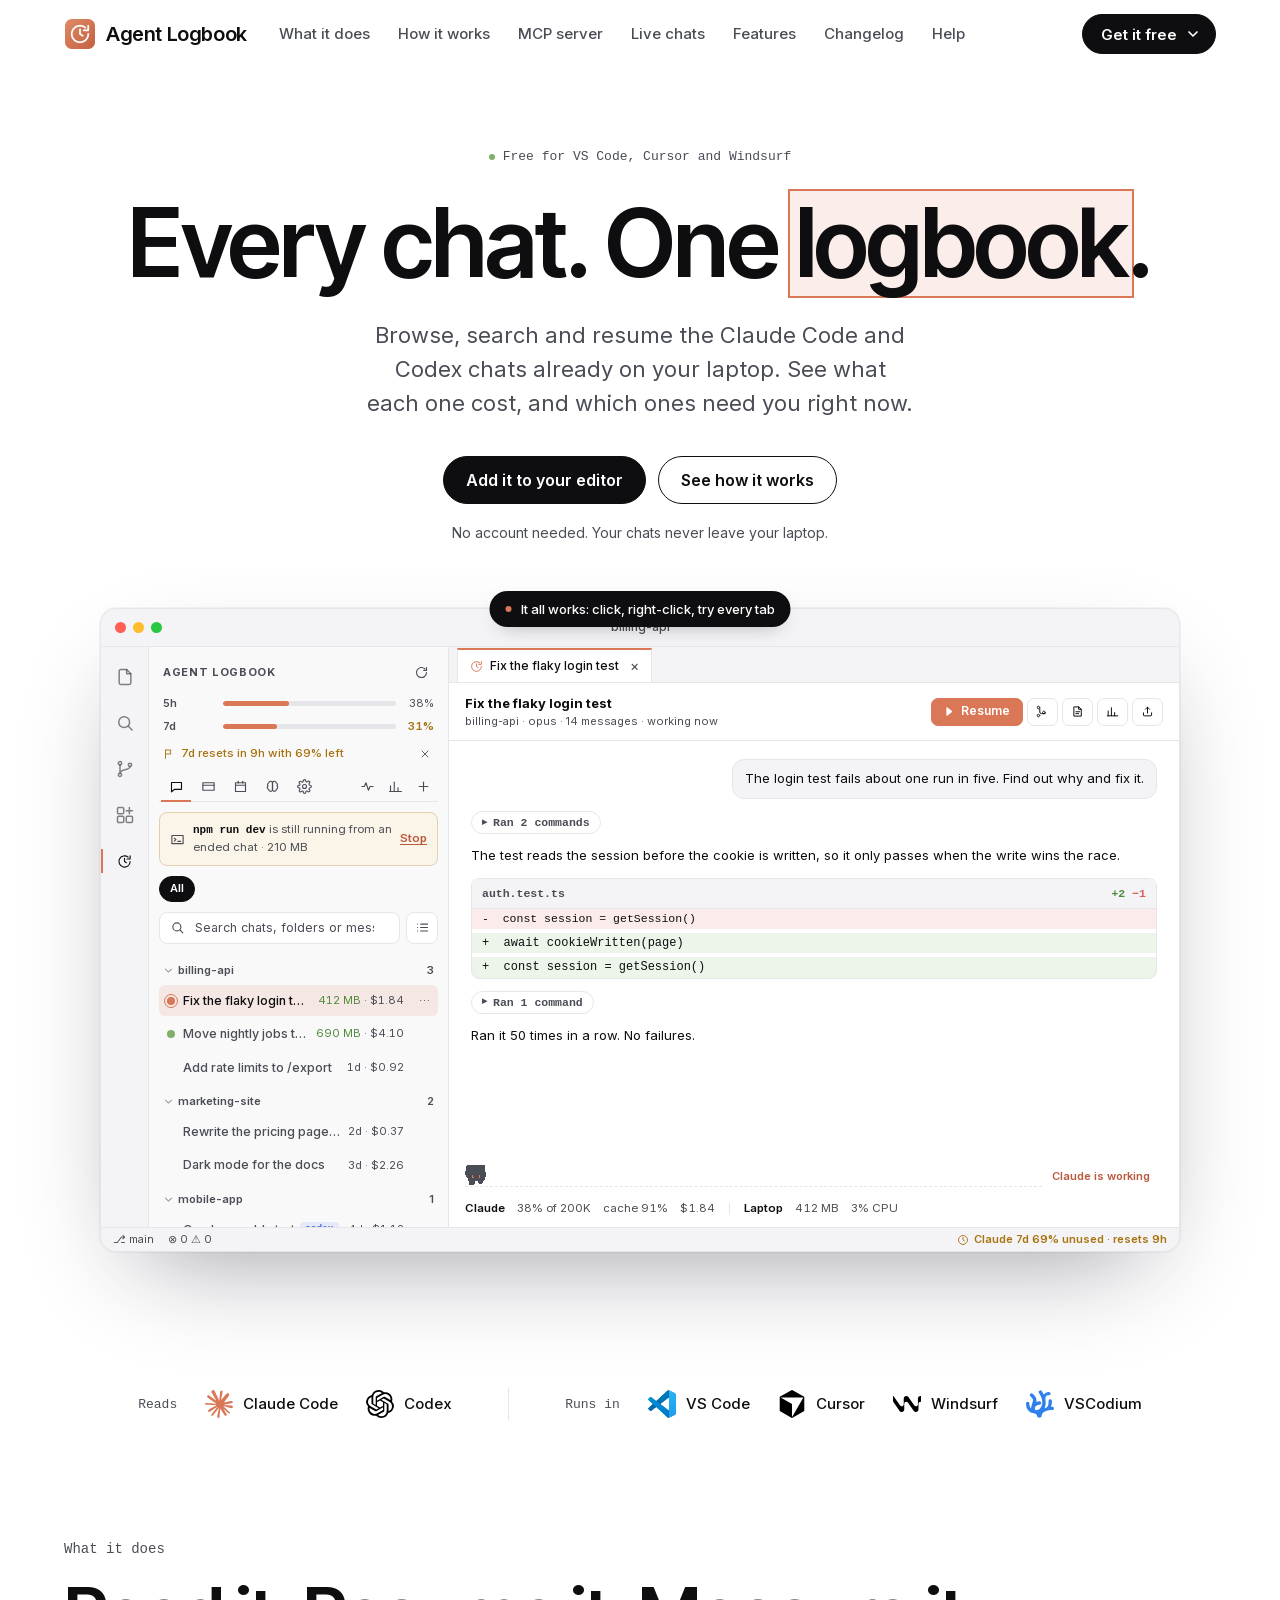
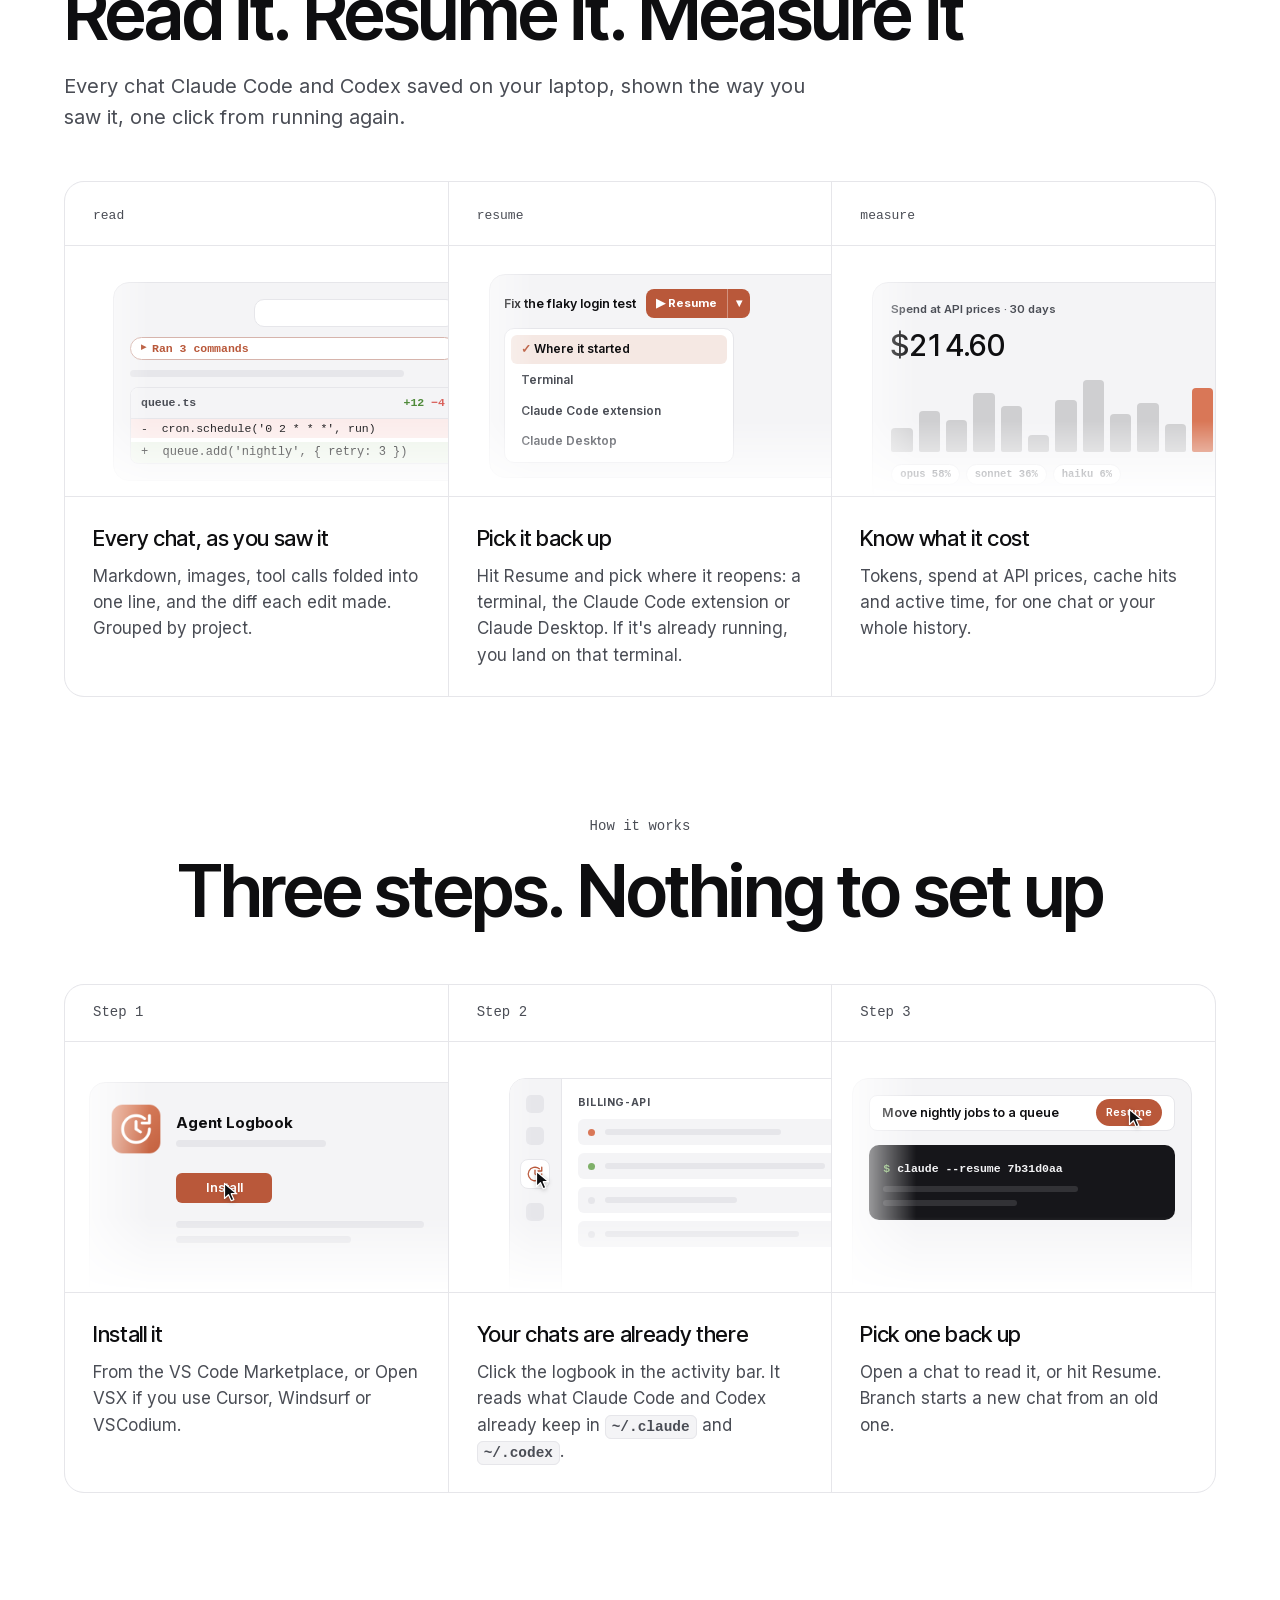
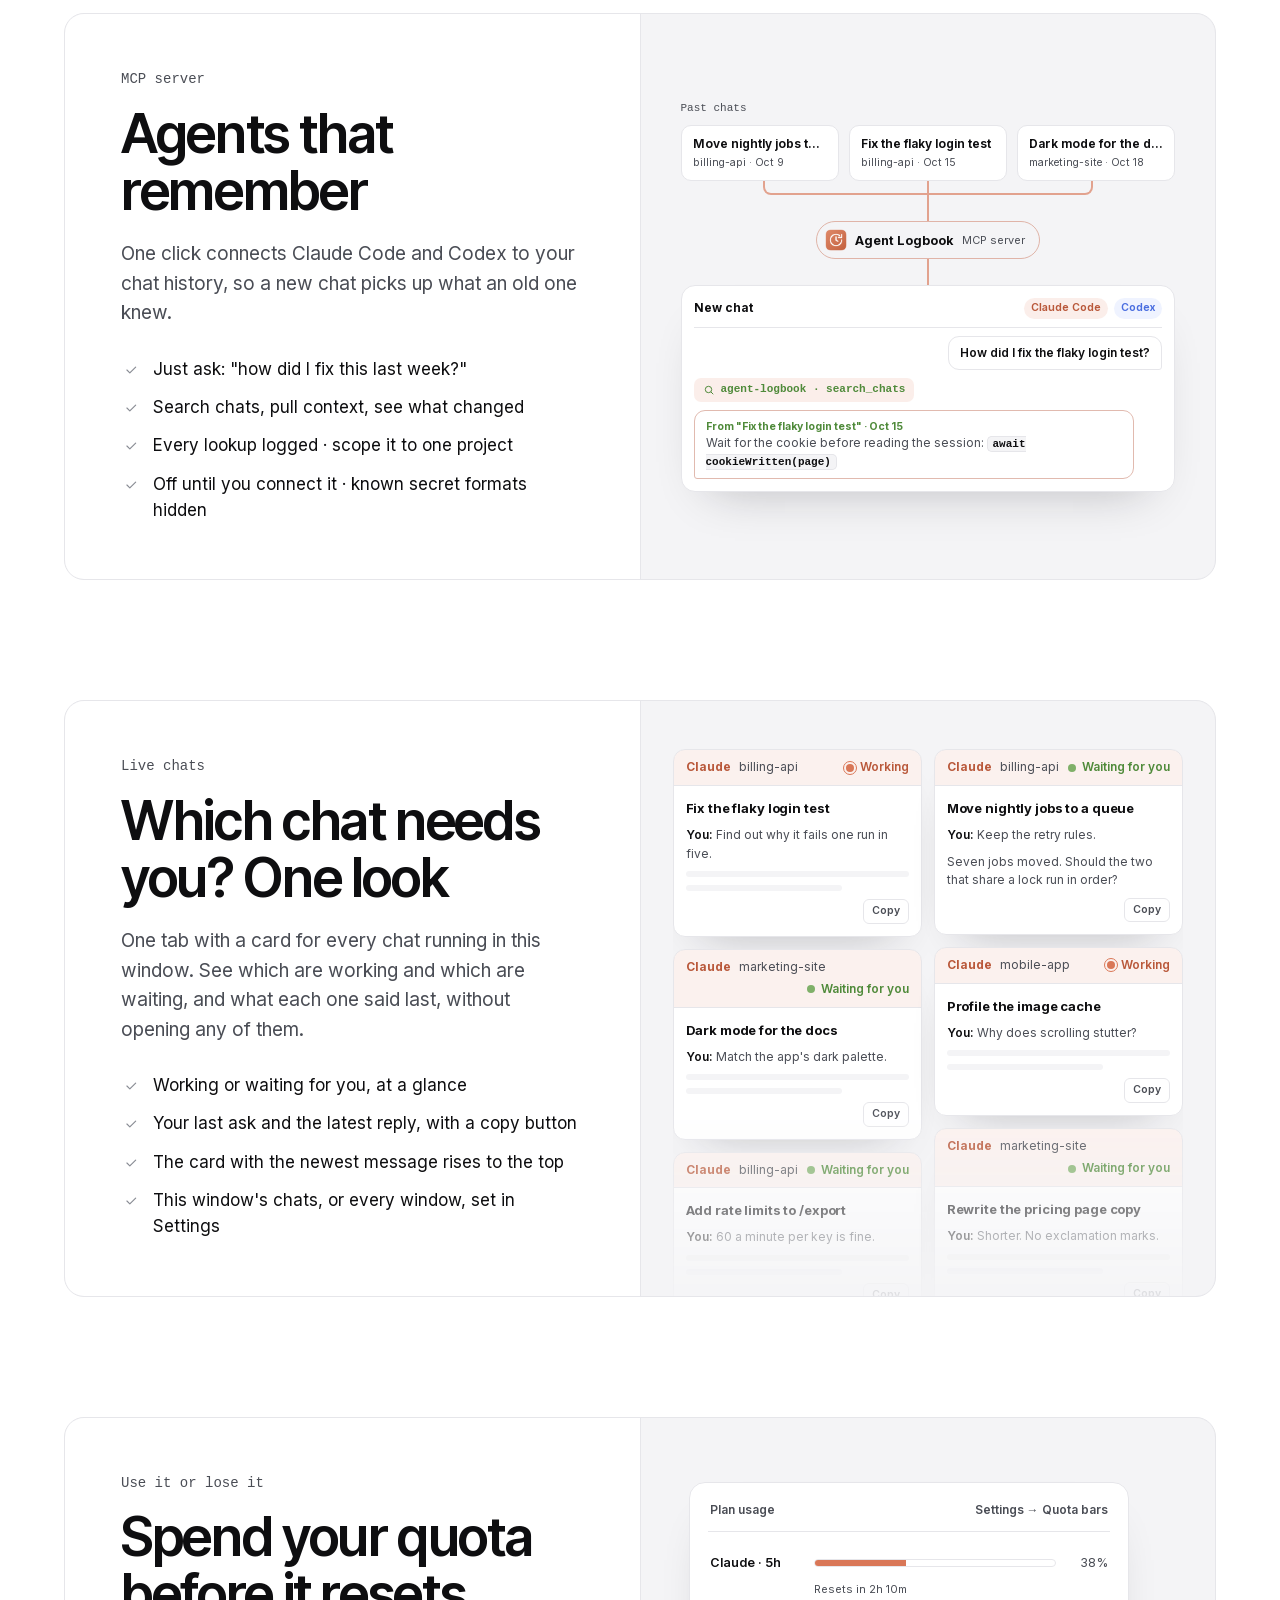
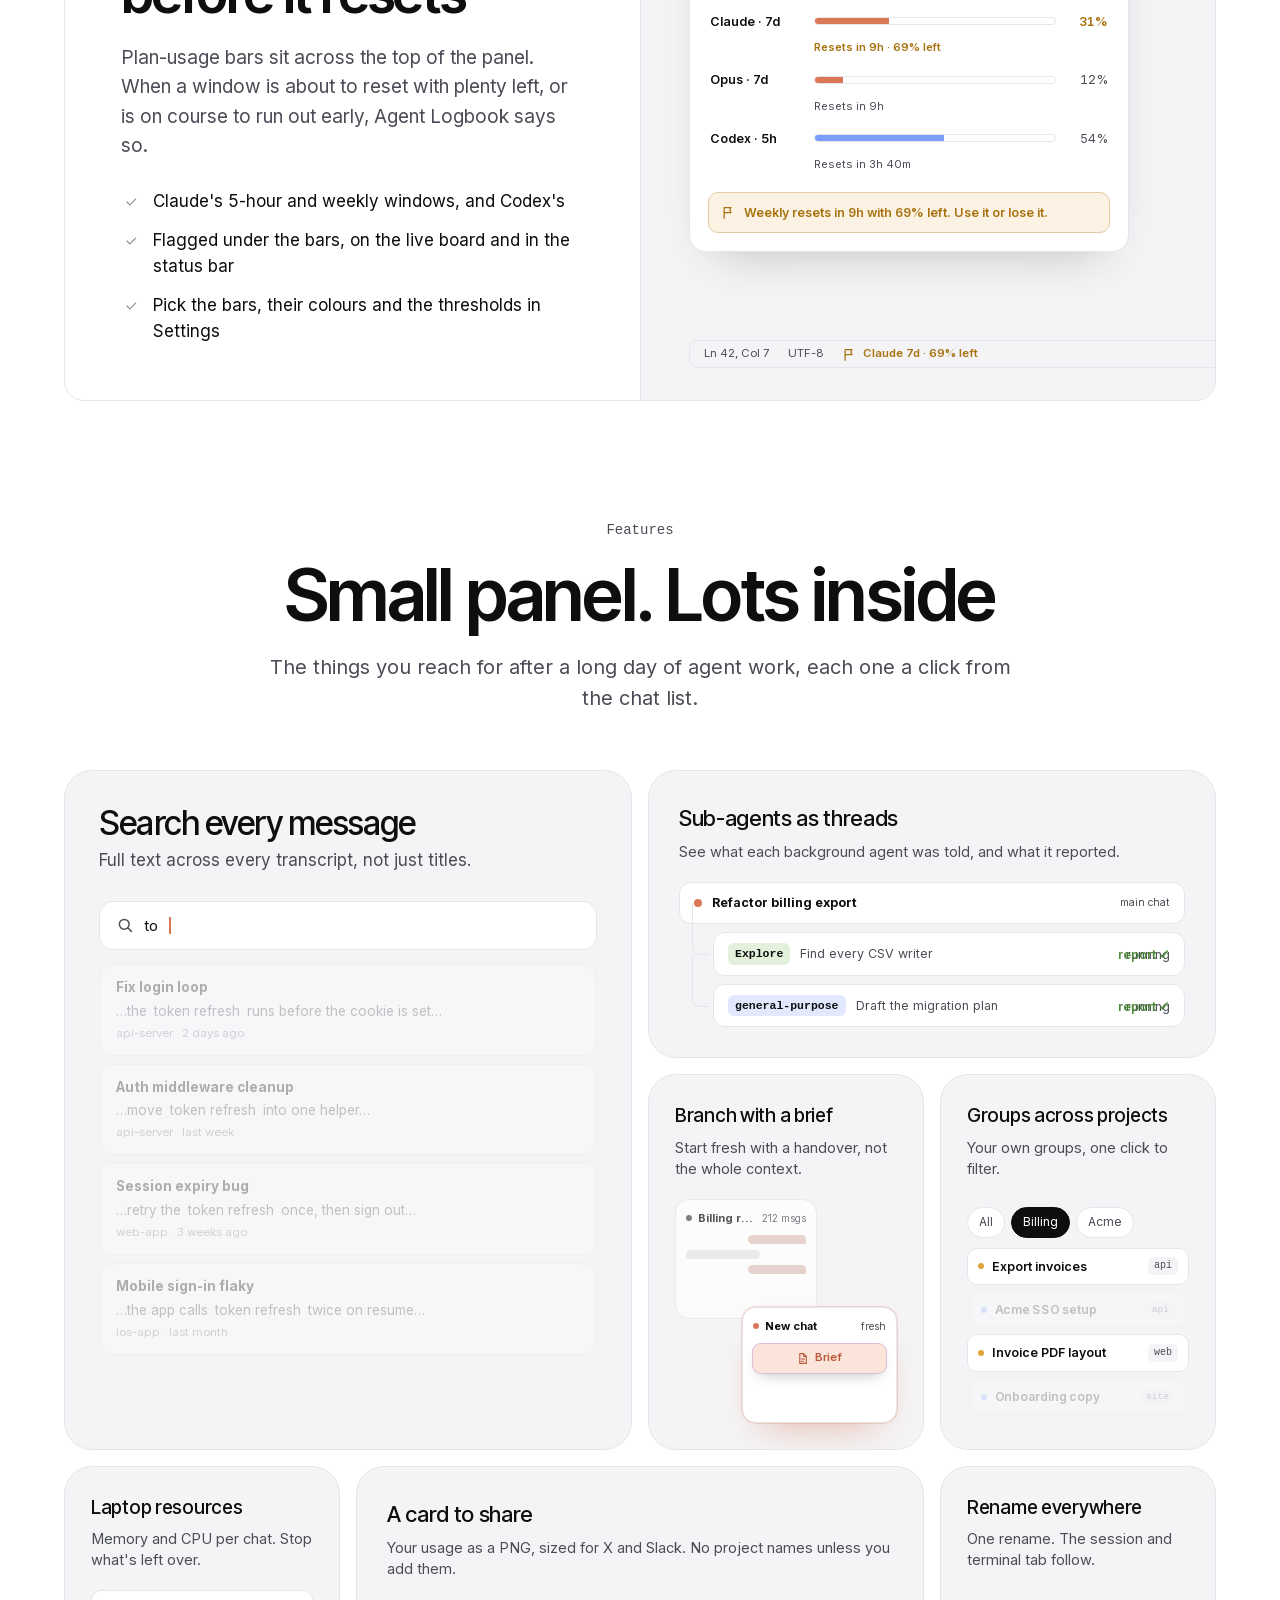
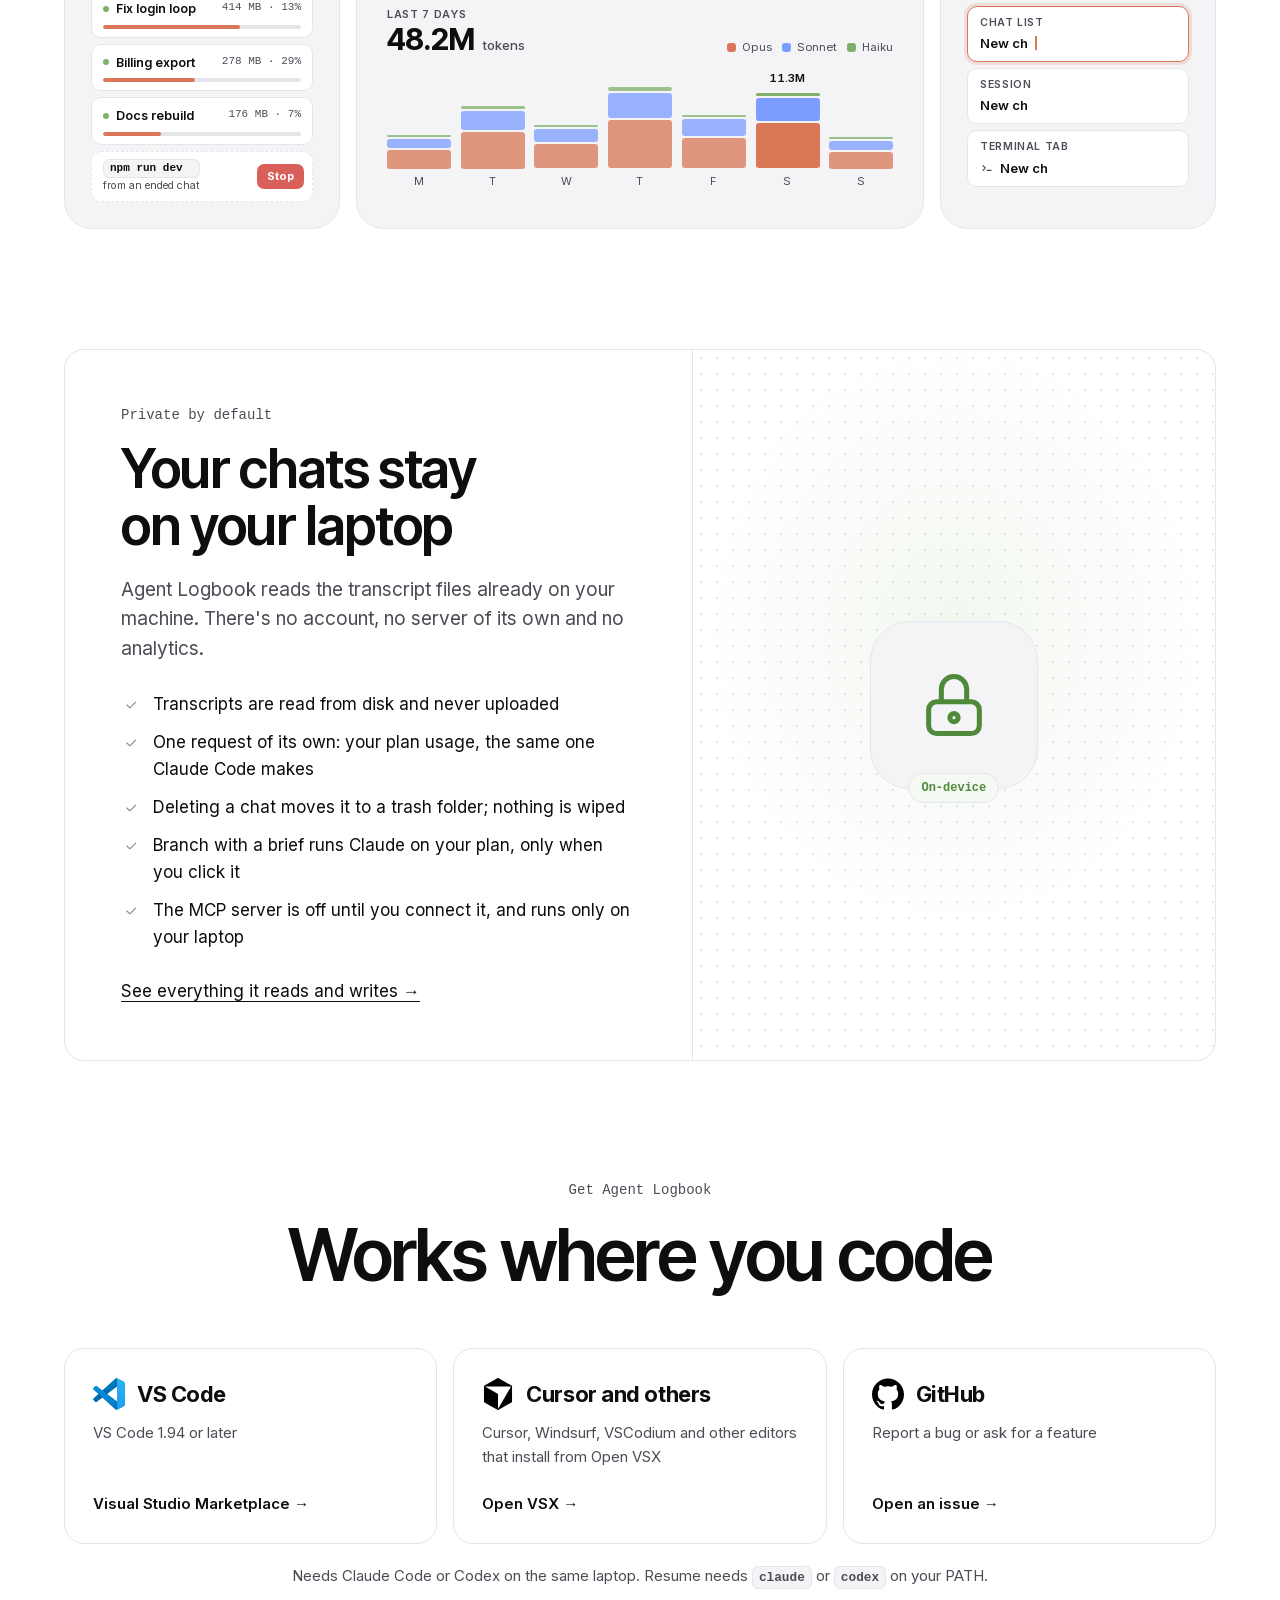
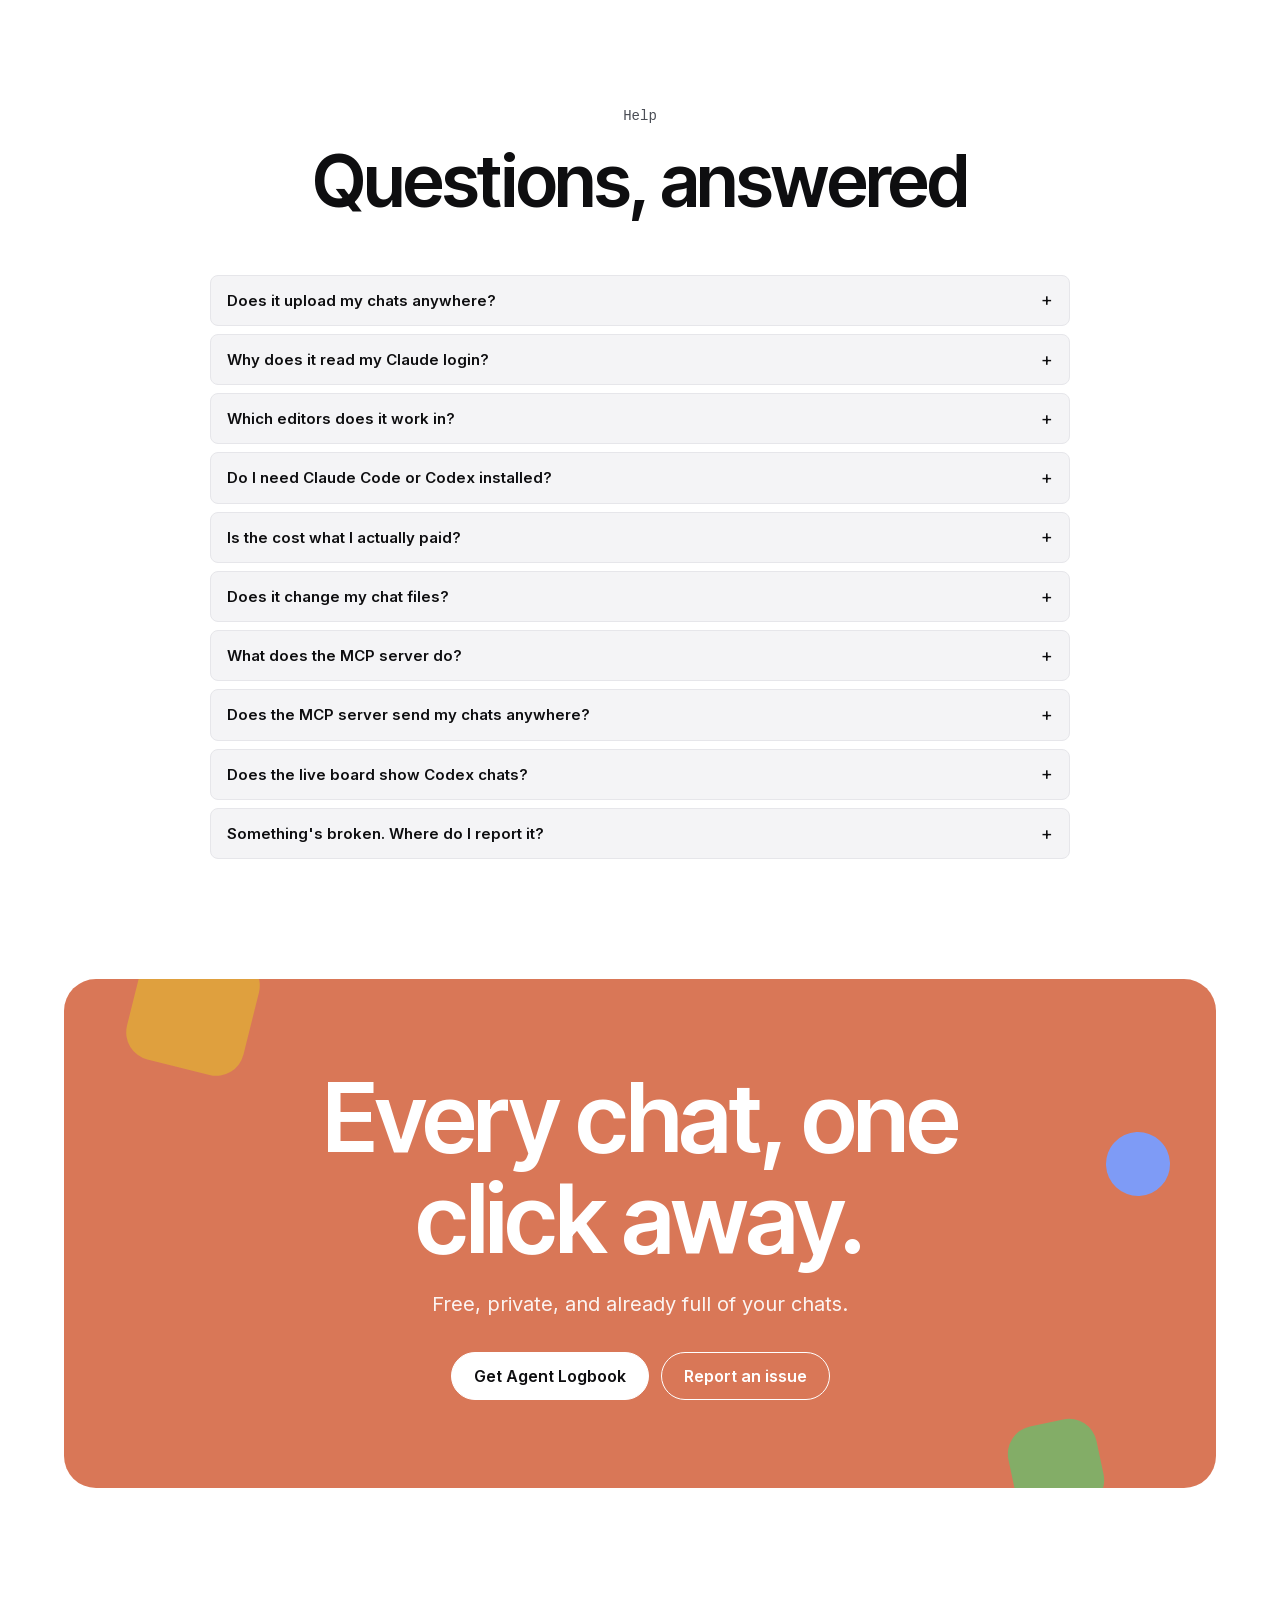
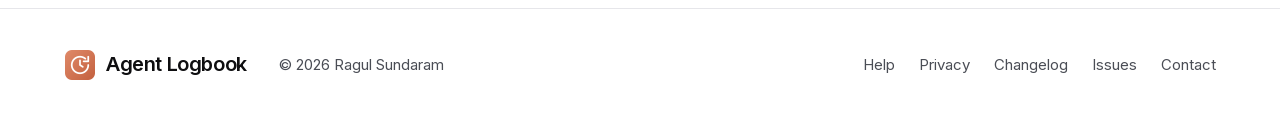
<file: index.html>
<!doctype html>
<html lang="en">
<head>
  <meta charset="utf-8">
  <meta name="viewport" content="width=device-width, initial-scale=1">
  <title>Agent Logbook: every Claude Code and Codex chat, in your editor</title>
  <meta name="description" content="Agent Logbook is a free VS Code and Cursor extension that lets you browse, search, resume and measure the Claude Code and Codex chats already on your laptop. Nothing is uploaded.">
  <meta property="og:title" content="Agent Logbook: every agent chat, in your editor">
  <meta property="og:description" content="Browse, search and resume your Claude Code and Codex chats. See what they cost and which ones need you. Free, and nothing leaves your laptop.">
  <meta property="og:image" content="https://ragulsundaram.github.io/agent-logbook-site/icon.png">
  <link rel="canonical" href="https://ragulsundaram.github.io/agent-logbook-site/">
  <link rel="icon" href="icon.png">
  <link rel="preload" href="fonts/inter-latin.woff2" as="font" type="font/woff2" crossorigin>
  <link rel="preload" href="fonts/inter-tight-latin.woff2" as="font" type="font/woff2" crossorigin>
  <link rel="stylesheet" href="site.css">
</head>
<body>

<header class="nav" id="nav">
  <div class="wrap">
    <a class="brand" href="./"><img src="icon.png" alt="">Agent Logbook</a>
    <nav class="nav-links" aria-label="Main">
      <a href="#what">What it does</a>
      <a href="#how">How it works</a>
      <a href="#agents">MCP server</a>
      <a href="#live">Live chats</a>
      <a href="#features">Features</a>
      <a href="changelog">Changelog</a>
      <a href="#faq">Help</a>
    </nav>
    <div class="get-menu">
      <button class="btn solid sm" type="button" aria-haspopup="true" aria-expanded="false" aria-controls="get-menu-list">Get it free<svg class="chev" viewBox="0 0 24 24" aria-hidden="true"><path d="M6 9l6 6 6-6"/></svg></button>
      <div class="get-menu-list" id="get-menu-list" role="menu" hidden>
        <a role="menuitem" href="https://marketplace.visualstudio.com/items?itemName=ragulsundaram.agent-logbook" target="_blank" rel="noopener"><img src="images/logos/vscode.svg" alt="" width="24" height="24"><span><strong>VS Code</strong><small>Visual Studio Marketplace</small></span></a>
        <a role="menuitem" href="https://open-vsx.org/extension/ragulsundaram/agent-logbook" target="_blank" rel="noopener"><img class="mono" src="images/logos/cursor.svg" alt="" width="24" height="24"><span><strong>Cursor, Windsurf, VSCodium</strong><small>Open VSX</small></span></a>
      </div>
    </div>
  </div>
</header>

<main>
  <!-- Hero -->
  <div class="hero">
    <div class="wrap">
      <div class="eyebrow"><i></i>Free for VS Code, Cursor and Windsurf</div>
      <h1>Every chat. One <span class="hl">logbook</span>.</h1>
      <p class="lede">Browse, search and resume the Claude Code and Codex chats already on your laptop. See what each one cost, and which ones need you right now.</p>
      <div class="cta-row">
        <a class="btn solid" href="#get">Add it to your editor</a>
        <a class="btn" href="#how">See how it works</a>
      </div>
      <p class="platforms">No account needed. Your chats never leave your laptop.</p>

      <!-- The demo: rows are real buttons and the search box really filters. Chat names and numbers are made up. -->
      <div class="stage" role="group" aria-label="Interactive preview of the Agent Logbook panel">
        <div class="demo-badge" aria-hidden="true"><i class="pulse"></i><span class="on-hover">It all works: click, right-click, try every tab</span><span class="on-touch">It all works: tap around</span><span class="on-phone">Sit back: the cursor shows you around</span></div>
        <div class="ed">
          <div class="ed-top" aria-hidden="true">
            <div class="ed-dots"><i></i><i></i><i></i></div>
            <span class="ed-title">billing-api</span>
          </div>
          <div class="ed-body" id="demo">
            <div class="ed-act" aria-hidden="true">
              <span><svg viewBox="0 0 24 24"><path d="M14 3H7a2 2 0 0 0-2 2v14a2 2 0 0 0 2 2h10a2 2 0 0 0 2-2V8z"/><path d="M14 3v5h5"/></svg></span>
              <span><svg viewBox="0 0 24 24"><circle cx="11" cy="11" r="6.5"/><path d="M16 16l4.5 4.5"/></svg></span>
              <span><svg viewBox="0 0 24 24"><circle cx="6" cy="5" r="2"/><circle cx="6" cy="19" r="2"/><circle cx="18" cy="7" r="2"/><path d="M6 7v10M18 9c0 5-12 3-12 8"/></svg></span>
              <span><svg viewBox="0 0 24 24"><rect x="3" y="3" width="7.5" height="7.5" rx="1.5"/><rect x="13.5" y="13.5" width="7.5" height="7.5" rx="1.5"/><rect x="3" y="13.5" width="7.5" height="7.5" rx="1.5"/><path d="M17.25 3v7.5M13.5 6.75H21"/></svg></span>
              <span class="on"><svg viewBox="0 0 24 24"><path d="M21 12a9 9 0 1 1-3.2-6.9"/><path d="M21 3v5h-5"/><path d="M12 7v5l3 2"/></svg></span>
            </div>

            <aside class="lb" aria-label="Chat list">
              <div class="lb-head" aria-hidden="true"><span>Agent Logbook</span><svg viewBox="0 0 24 24"><path d="M20 11a8 8 0 1 0-2.3 5.7M20 4v7h-7"/></svg></div>
              <div class="q" aria-hidden="true">
                <div class="q-row"><b>5h</b><span class="q-bar"><i style="width:38%"></i></span><em>38%</em></div>
                <div class="q-row flag"><b>7d</b><span class="q-bar"><i style="width:31%"></i></span><em>31%</em></div>
              </div>
              <div class="q-nudge" aria-hidden="true"><svg viewBox="0 0 24 24"><path d="M5 21V4M5 4h11l-2 4 2 4H5"/></svg>7d resets in 9h with 69% left</div>
              <div class="lb-tabs" aria-hidden="true">
                <span class="on"><svg viewBox="0 0 24 24"><path d="M4 6h16M4 12h16M4 18h10"/></svg></span>
                <span><svg viewBox="0 0 24 24"><rect x="3" y="5" width="18" height="14" rx="2.5"/><path d="M7 15v-3M11 15V9M15 15v-5"/></svg></span>
                <span><svg viewBox="0 0 24 24"><path d="M5 4h11a3 3 0 0 1 3 3v13H8a3 3 0 0 1-3-3z"/><path d="M5 17a3 3 0 0 1 3-3h11"/></svg></span>
                <span><svg viewBox="0 0 24 24"><path d="M4 7h10M18 7h2M4 17h2M10 17h10"/><circle cx="16" cy="7" r="2"/><circle cx="8" cy="17" r="2"/></svg></span>
              </div>
              <label class="lb-search"><svg viewBox="0 0 24 24" aria-hidden="true"><circle cx="11" cy="11" r="6.4"/><path d="M15.8 15.8 20.5 20.5"/></svg><input id="demo-q" type="search" placeholder="Search chats, folders or messages…" aria-label="Search the demo chats" autocomplete="off"></label>
              <div class="lb-list" id="demo-list">
                <div class="lb-group" data-group="billing-api"><span>billing-api</span><span>3</span></div>
                <button type="button" class="lb-row on" data-id="flaky" data-group="billing-api"><i class="dot busy"></i><strong>Fix the flaky login test</strong><small>$1.84</small></button>
                <button type="button" class="lb-row" data-id="queue" data-group="billing-api"><i class="dot wait"></i><strong>Move nightly jobs to a queue</strong><small>$4.10</small></button>
                <button type="button" class="lb-row" data-id="limits" data-group="billing-api"><i class="dot"></i><strong>Add rate limits to /export</strong><small>$0.92</small></button>
                <div class="lb-group" data-group="marketing-site"><span>marketing-site</span><span>2</span></div>
                <button type="button" class="lb-row" data-id="pricing" data-group="marketing-site"><i class="dot"></i><strong>Rewrite the pricing page copy</strong><small>$0.37</small></button>
                <button type="button" class="lb-row" data-id="dark" data-group="marketing-site"><i class="dot"></i><strong>Dark mode for the docs</strong><small>$2.26</small></button>
                <div class="lb-group" data-group="mobile-app"><span>mobile-app</span><span>1</span></div>
                <button type="button" class="lb-row" data-id="crash" data-group="mobile-app"><i class="dot"></i><strong>Crash on cold start <span class="src">codex</span></strong><small>$1.12</small></button>
                <p class="lb-empty" id="demo-empty" hidden>No chats match.</p>
              </div>
            </aside>

            <div class="chat" aria-live="polite">
              <div class="chat-tabs"><div class="chat-tab"><img src="icon.png" alt=""><span id="demo-title">Fix the flaky login test</span><span class="x" aria-hidden="true">×</span></div></div>
              <div class="chat-body" id="demo-body">
                <p class="msg you">The login test fails about one run in five. Find out why and fix it.</p>
                <span class="tool">Ran 3 commands</span>
                <p class="msg">The test reads the session before the cookie is written, so it only passes when the write wins the race.</p>
                <div class="diff"><header><span>auth.test.ts</span><em><span class="p">+2</span> <span class="m">−1</span></em></header><div class="del">-  const session = getSession()</div><div class="add">+  await cookieWritten(page)</div><div class="add">+  const session = getSession()</div></div>
                <p class="msg">Ran it 50 times in a row. No failures.</p>
              </div>
              <div class="chat-foot" id="demo-foot"><b>Claude</b><span>38% of 200K</span><span>cache 91%</span><span>$1.84</span><i></i><b>Laptop</b><span>412 MB</span><span>3% CPU</span><span class="run"><i class="dot busy"></i>Working</span></div>
            </div>
          </div>
          <div class="ed-status" aria-hidden="true"><span>⎇ main</span><span>⊗ 0  ⚠ 0</span><span class="st-quota" hidden></span></div>
        </div>
        <div class="cursor you" aria-hidden="true"><svg viewBox="0 0 24 24"><path d="M3 2l18 8-8 2.5L10 21z"/></svg><span>You</span></div>
      </div>
    </div>
  </div>

  <!-- Works with: the agents it reads and the editors it runs in -->
  <div class="works">
    <div class="wrap works-row">
      <div class="works-group">
        <small>Reads</small>
        <ul>
          <li><img src="images/logos/claude.svg" alt="" width="28" height="28">Claude Code</li>
          <li><img class="mono" src="images/logos/openai.svg" alt="" width="28" height="28">Codex</li>
        </ul>
      </div>
      <span class="works-sep" aria-hidden="true"></span>
      <div class="works-group">
        <small>Runs in</small>
        <ul>
          <li><img src="images/logos/vscode.svg" alt="" width="28" height="28">VS Code</li>
          <li><img class="mono" src="images/logos/cursor.svg" alt="" width="28" height="28">Cursor</li>
          <li><img class="mono" src="images/logos/windsurf.svg" alt="" width="28" height="28">Windsurf</li>
          <li><img src="images/logos/vscodium.svg" alt="" width="28" height="28">VSCodium</li>
        </ul>
      </div>
    </div>
  </div>

  <!-- What it does -->
  <section id="what">
    <div class="wrap">
      <div class="sec-head">
        <div class="kicker">What it does</div>
        <h2>Read it. Resume it. Measure it</h2>
        <p>Every chat Claude Code and Codex saved on your laptop, shown the way you saw it, one click from running again.</p>
      </div>
      <div class="modes">
        <article class="mode read">
          <div class="mode-top"><span class="tag">read</span></div>
          <div class="mode-art" aria-hidden="true">
            <div class="mr-chat">
              <span class="you"></span>
              <span class="tool">Ran 3 commands</span>
              <span class="ln" style="width:84%"></span>
              <div class="diff"><header><span>queue.ts</span><em><span class="p">+12</span> <span class="m">−4</span></em></header><div class="del">-  cron.schedule('0 2 * * *', run)</div><div class="add">+  queue.add('nightly', { retry: 3 })</div></div>
            </div>
          </div>
          <div class="mode-txt">
            <h3>Every chat, as you saw it</h3>
            <p>Markdown, images, tool calls folded into one line, and the diff each edit made. Grouped by project.</p>
          </div>
        </article>
        <article class="mode resume">
          <div class="mode-top"><span class="tag">resume</span></div>
          <div class="mode-art" aria-hidden="true">
            <div class="mt-card">
              <div class="mt-head">
                <strong>Fix the flaky login test</strong>
                <div class="mt-split"><span class="run">▶ Resume</span><span class="pick">▾</span></div>
              </div>
              <div class="mt-menu">
                <div class="on"><span>Where it started</span></div>
                <div><span>Terminal</span></div>
                <div><span>Claude Code extension</span></div>
                <div><span>Claude Desktop</span></div>
              </div>
            </div>
          </div>
          <div class="mode-txt">
            <h3>Pick it back up</h3>
            <p>Hit Resume and pick where it reopens: a terminal, the Claude Code extension or Claude Desktop. If it's already running, you land on that terminal.</p>
          </div>
        </article>
        <article class="mode measure">
          <div class="mode-top"><span class="tag">measure</span></div>
          <div class="mode-art" aria-hidden="true">
            <div class="mm-card">
              <small>Spend at API prices · 30 days</small>
              <strong>$214.60</strong>
              <div class="mm-bars"><b style="height:30%"></b><b style="height:52%"></b><b style="height:40%"></b><b style="height:74%"></b><b style="height:58%"></b><b style="height:22%"></b><b style="height:66%"></b><b style="height:90%"></b><b style="height:48%"></b><b style="height:62%"></b><b style="height:36%"></b><b style="height:80%"></b></div>
              <div class="mm-models"><span>opus 58%</span><span>sonnet 36%</span><span>haiku 6%</span></div>
            </div>
          </div>
          <div class="mode-txt">
            <h3>Know what it cost</h3>
            <p>Tokens, spend at API prices, cache hits and active time, for one chat or your whole history.</p>
          </div>
        </article>
      </div>
    </div>
  </section>

  <!-- How it works -->
  <section id="how">
    <div class="wrap">
      <div class="sec-head center">
        <div class="kicker">How it works</div>
        <h2>Three steps. Nothing to set up</h2>
      </div>
      <div class="steps">
        <div class="step">
          <div class="n">Step 1</div>
          <div class="step-art" aria-hidden="true"><div class="art-stage s1">
            <div class="s1-win">
              <div class="s1-head"><img src="icon.png" alt=""><div><strong>Agent Logbook</strong><span></span></div></div>
              <span class="s1-btn"><span class="go">Install</span><span class="done">Installed ✓</span></span>
              <div class="s1-lines"><i></i><i></i></div>
            </div>
            <svg class="mcur" viewBox="0 0 16 20"><path d="M1.5 1.5v15l4-3.8 2.7 6 2.6-1.1-2.6-5.9h5.6z"/></svg>
          </div></div>
          <div class="step-txt">
            <h3>Install it</h3>
            <p>From the VS Code Marketplace, or Open VSX if you use Cursor, Windsurf or VSCodium.</p>
          </div>
        </div>
        <div class="step">
          <div class="n">Step 2</div>
          <div class="step-art" aria-hidden="true"><div class="art-stage s2">
            <div class="s2-win">
              <div class="s2-act"><i></i><i></i><span class="lb-ico"><svg viewBox="0 0 24 24"><path d="M21 12a9 9 0 1 1-3.2-6.9"/><path d="M21 3v5h-5"/><path d="M12 7v5l3 2"/></svg></span><i></i></div>
              <div class="s2-list"><small>billing-api</small><div><i></i><span></span></div><div><i></i><span></span></div><div><i></i><span></span></div><div><i></i><span></span></div></div>
            </div>
            <svg class="mcur" viewBox="0 0 16 20"><path d="M1.5 1.5v15l4-3.8 2.7 6 2.6-1.1-2.6-5.9h5.6z"/></svg>
          </div></div>
          <div class="step-txt">
            <h3>Your chats are already there</h3>
            <p>Click the logbook in the activity bar. It reads what Claude Code and Codex already keep in <code>~/.claude</code> and <code>~/.codex</code>.</p>
          </div>
        </div>
        <div class="step">
          <div class="n">Step 3</div>
          <div class="step-art" aria-hidden="true"><div class="art-stage s3">
            <div class="s3-win">
              <div class="s3-row">Move nightly jobs to a queue<span>Resume</span></div>
              <div class="s3-term"><b>claude --resume 7b31d0aa</b><i></i><i></i></div>
            </div>
            <svg class="mcur" viewBox="0 0 16 20"><path d="M1.5 1.5v15l4-3.8 2.7 6 2.6-1.1-2.6-5.9h5.6z"/></svg>
          </div></div>
          <div class="step-txt">
            <h3>Pick one back up</h3>
            <p>Open a chat to read it, or hit Resume. Branch starts a new chat from an old one.</p>
          </div>
        </div>
      </div>
    </div>
  </section>

  <!-- Chat history for your agents (MCP) -->
  <section id="agents">
    <div class="wrap">
      <div class="panel" id="agents-panel">
        <div>
          <div class="kicker">MCP server</div>
          <h2>Agents that remember</h2>
          <p class="lede">One click connects Claude Code and Codex to your chat history, so a new chat picks up what an old one knew.</p>
          <ul class="ticks">
            <li>Just ask: "how did I fix this last week?"</li>
            <li>Search chats, pull context, see what changed</li>
            <li>Every lookup logged · scope it to one project</li>
            <li>Off until you connect it · known secret formats hidden</li>
          </ul>
        </div>
        <div class="panel-art" aria-hidden="true">
          <div class="mc">
            <div class="mc-label">Past chats</div>
            <div class="mc-past">
              <div class="mc-old"><b>Move nightly jobs to a queue</b><span>billing-api · Oct 9</span></div>
              <div class="mc-old hit"><b>Fix the flaky login test</b><span>billing-api · Oct 15</span></div>
              <div class="mc-old"><b>Dark mode for the docs</b><span>marketing-site · Oct 18</span></div>
            </div>
            <div class="mc-fork"></div>
            <div class="mc-wire top"><span class="up"></span><span class="down"></span></div>
            <div class="mc-hub"><img src="icon.png" alt=""><b>Agent Logbook</b><span>MCP server</span></div>
            <div class="mc-wire bottom"><span class="up"></span><span class="down"></span></div>
            <div class="mc-chat">
              <header><b>New chat</b><span>Claude Code</span><span class="codex">Codex</span></header>
              <div class="mc-you">How did I fix the flaky login test?</div>
              <div class="mc-tool"><svg viewBox="0 0 24 24"><circle cx="11" cy="11" r="6.4"/><path d="M15.8 15.8 20.5 20.5"/></svg>agent-logbook · search_chats</div>
              <div class="mc-reply"><small>From "Fix the flaky login test" · Oct 15</small>Wait for the cookie before reading the session: <code>await cookieWritten(page)</code></div>
            </div>
          </div>
        </div>
      </div>
    </div>
  </section>

  <!-- Live chats board -->
  <section id="live">
    <div class="wrap">
      <div class="panel" id="board-panel">
        <div>
          <div class="kicker">Live chats</div>
          <h2>Which chat needs you? One look</h2>
          <p class="lede">One tab with a card for every chat running in this window. See which are working and which are waiting, and what each one said last, without opening any of them.</p>
          <ul class="ticks">
            <li>Working or waiting for you, at a glance</li>
            <li>Your last ask and the latest reply, with a copy button</li>
            <li>The card with the newest message rises to the top</li>
            <li>This window's chats, or every window, set in Settings</li>
          </ul>
        </div>
        <div class="panel-art" aria-hidden="true">
          <div class="board" id="board">
            <div class="board-col">
              <div class="bc busy"><div class="bc-top"><b>Claude</b><span>billing-api</span><em><i class="dot busy"></i>Working</em></div><div class="bc-body"><strong>Fix the flaky login test</strong><p><b>You:</b> Find out why it fails one run in five.</p><i></i><i></i><span class="bc-copy">Copy</span></div></div>
              <div class="bc"><div class="bc-top"><b>Claude</b><span>marketing-site</span><em><i class="dot wait"></i>Waiting for you</em></div><div class="bc-body"><strong>Dark mode for the docs</strong><p><b>You:</b> Match the app's dark palette.</p><i></i><i></i><span class="bc-copy">Copy</span></div></div>
              <div class="bc"><div class="bc-top"><b>Claude</b><span>billing-api</span><em><i class="dot wait"></i>Waiting for you</em></div><div class="bc-body"><strong>Add rate limits to /export</strong><p><b>You:</b> 60 a minute per key is fine.</p><i></i><i></i><span class="bc-copy">Copy</span></div></div>
            </div>
            <div class="board-col">
              <div class="bc"><div class="bc-top"><b>Claude</b><span>billing-api</span><em><i class="dot wait"></i>Waiting for you</em></div><div class="bc-body"><strong>Move nightly jobs to a queue</strong><p><b>You:</b> Keep the retry rules.</p><p>Seven jobs moved. Should the two that share a lock run in order?</p><span class="bc-copy">Copy</span></div></div>
              <div class="bc busy"><div class="bc-top"><b>Claude</b><span>mobile-app</span><em><i class="dot busy"></i>Working</em></div><div class="bc-body"><strong>Profile the image cache</strong><p><b>You:</b> Why does scrolling stutter?</p><i></i><i></i><span class="bc-copy">Copy</span></div></div>
              <div class="bc"><div class="bc-top"><b>Claude</b><span>marketing-site</span><em><i class="dot wait"></i>Waiting for you</em></div><div class="bc-body"><strong>Rewrite the pricing page copy</strong><p><b>You:</b> Shorter. No exclamation marks.</p><i></i><i></i><span class="bc-copy">Copy</span></div></div>
            </div>
          </div>
        </div>
      </div>
    </div>
  </section>

  <!-- Use it or lose it -->
  <section id="quota">
    <div class="wrap">
      <div class="panel" id="quota-panel">
        <div>
          <div class="kicker">Use it or lose it</div>
          <h2>Spend your quota before it resets</h2>
          <p class="lede">Plan-usage bars sit across the top of the panel. When a window is about to reset with plenty left, or is on course to run out early, Agent Logbook says so.</p>
          <ul class="ticks">
            <li>Claude's 5-hour and weekly windows, and Codex's</li>
            <li>Flagged under the bars, on the live board and in the status bar</li>
            <li>Pick the bars, their colours and the thresholds in Settings</li>
          </ul>
        </div>
        <div class="panel-art" aria-hidden="true">
          <div class="quota">
            <header><span>Plan usage</span><span>Settings → Quota bars</span></header>
            <div class="qr"><span>Claude · 5h</span><span class="bar"><b style="width:38%"></b></span><em>38%</em><small>Resets in 2h 10m</small></div>
            <div class="qr flag"><span>Claude · 7d</span><span class="bar"><b style="width:31%"></b></span><em>31%</em><small>Resets in 9h · 69% left</small></div>
            <div class="qr"><span>Opus · 7d</span><span class="bar"><b style="width:12%"></b></span><em>12%</em><small>Resets in 9h</small></div>
            <div class="qr codex"><span>Codex · 5h</span><span class="bar"><b style="width:54%"></b></span><em>54%</em><small>Resets in 3h 40m</small></div>
            <div class="q-flag"><svg viewBox="0 0 24 24"><path d="M5 21V4M5 4h11l-2 4 2 4H5"/></svg>Weekly resets in 9h with 69% left. Use it or lose it.</div>
          </div>
          <div class="q-status"><span>Ln 42, Col 7</span><span>UTF-8</span><b><svg viewBox="0 0 24 24"><path d="M5 21V4M5 4h11l-2 4 2 4H5"/></svg>Claude 7d · 69% left</b></div>
        </div>
      </div>
    </div>
  </section>

  <!-- Features -->
  <section id="features">
    <div class="wrap">
      <div class="sec-head center">
        <div class="kicker">Features</div>
        <h2>Small panel. Lots inside</h2>
        <p>The things you reach for after a long day of agent work, each one a click from the chat list.</p>
      </div>
      <div class="feats bento">
        <article class="feat big" data-viz="search">
          <h3>Search every message</h3>
          <p>Full text across every transcript, not just titles.</p>
          <div class="viz viz-search" aria-hidden="true">
            <div class="vs-field"><svg viewBox="0 0 24 24"><circle cx="11" cy="11" r="6.5"/><path d="M16 16l4.5 4.5"/></svg><span class="vs-q"></span><i class="caret"></i><small class="vs-count">3 chats · 7 matches</small></div>
            <div class="vs-hit"><b>Fix login loop</b><span>…the <mark>token refresh</mark> runs before the cookie is set…</span><small>api-server · 2 days ago</small></div>
            <div class="vs-hit"><b>Auth middleware cleanup</b><span>…move <mark>token refresh</mark> into one helper…</span><small>api-server · last week</small></div>
            <div class="vs-hit"><b>Session expiry bug</b><span>…retry the <mark>token refresh</mark> once, then sign out…</span><small>web-app · 3 weeks ago</small></div>
            <div class="vs-hit"><b>Mobile sign-in flaky</b><span>…the app calls <mark>token refresh</mark> twice on resume…</span><small>ios-app · last month</small></div>
          </div>
        </article>
        <article class="feat wide">
          <h3>Sub-agents as threads</h3>
          <p>See what each background agent was told, and what it reported.</p>
          <div class="viz viz-agents" aria-hidden="true">
            <div class="ag-parent"><span class="ag-dot"></span><b>Refactor billing export</b><small>main chat</small></div>
            <div class="ag-kid k1"><b>Explore</b><span>Find every CSV writer</span><i class="ag-st"><span class="run">running</span><span class="ok">report ✓</span></i></div>
            <div class="ag-kid k2"><b>general-purpose</b><span>Draft the migration plan</span><i class="ag-st"><span class="run">running</span><span class="ok">report ✓</span></i></div>
          </div>
        </article>
        <article class="feat">
          <h3>Branch with a brief</h3>
          <p>Start fresh with a handover, not the whole context.</p>
          <div class="viz viz-branch" aria-hidden="true">
            <div class="br-win br-old">
              <div class="br-top"><span class="br-dot"></span><b>Billing refactor</b><small>212 msgs</small></div>
              <i class="u"></i><i></i><i class="u"></i>
              <span class="br-src"></span>
            </div>
            <svg class="br-link" viewBox="0 0 100 60" preserveAspectRatio="none"><path pathLength="1" d="M8 2 C8 40, 40 52, 92 52"/></svg>
            <div class="br-win br-new">
              <div class="br-top"><span class="br-dot"></span><b>New chat</b><small>fresh</small></div>
              <span class="br-slot"><span class="br-brief"><svg viewBox="0 0 24 24"><path d="M7 3h7l5 5v13H7z"/><path d="M14 3v5h5M10 13h6M10 17h4"/></svg>Brief</span></span>
              <span class="br-typing"><i></i><i></i><i></i></span>
            </div>
          </div>
        </article>
        <article class="feat" data-viz="groups">
          <h3>Groups across projects</h3>
          <p>Your own groups, one click to filter.</p>
          <div class="viz viz-groups" aria-hidden="true">
            <div class="gr-chips"><span data-g="all" class="on">All</span><span data-g="billing">Billing</span><span data-g="acme">Acme</span></div>
            <div class="gr-list">
              <div class="gr-row" data-g="billing"><i></i><b>Export invoices</b><small>api</small></div>
              <div class="gr-row" data-g="acme"><i></i><b>Acme SSO setup</b><small>api</small></div>
              <div class="gr-row" data-g="billing"><i></i><b>Invoice PDF layout</b><small>web</small></div>
              <div class="gr-row" data-g="acme"><i></i><b>Onboarding copy</b><small>site</small></div>
            </div>
          </div>
        </article>
        <article class="feat" data-viz="res">
          <h3>Laptop resources</h3>
          <p>Memory and CPU per chat. Stop what's left over.</p>
          <div class="viz viz-res" aria-hidden="true">
            <div class="rs-row"><span class="rs-name"><i class="live"></i>Fix login loop</span><span class="rs-num" data-mb="412" data-cpu="12"></span><span class="rs-bar"><i></i></span></div>
            <div class="rs-row"><span class="rs-name"><i class="live"></i>Billing export</span><span class="rs-num" data-mb="286" data-cpu="31"></span><span class="rs-bar"><i></i></span></div>
            <div class="rs-row"><span class="rs-name"><i class="live"></i>Docs rebuild</span><span class="rs-num" data-mb="174" data-cpu="6"></span><span class="rs-bar"><i></i></span></div>
            <div class="rs-left"><span><code>npm run dev</code><small>from an ended chat</small></span><b>Stop</b></div>
          </div>
        </article>
        <article class="feat wide">
          <h3>A card to share</h3>
          <p>Your usage as a PNG, sized for X and Slack. No project names unless you add them.</p>
          <div class="viz viz-share" aria-hidden="true">
            <div class="sh-head">
              <div><small>Last 7 days</small><b>48.2M <span>tokens</span></b></div>
              <ul class="sh-legend"><li class="op">Opus</li><li class="sn">Sonnet</li><li class="hk">Haiku</li></ul>
            </div>
            <div class="sh-chart">
              <div class="sh-col"><div class="sh-bar" style="--h:36%"><i class="hk" style="flex:0.2"></i><i class="sn" style="flex:1.3"></i><i class="op" style="flex:2.6"></i></div><small>M</small></div>
              <div class="sh-col"><div class="sh-bar" style="--h:67%"><i class="hk" style="flex:0.4"></i><i class="sn" style="flex:2.4"></i><i class="op" style="flex:4.8"></i></div><small>T</small></div>
              <div class="sh-col"><div class="sh-bar" style="--h:46%"><i class="hk" style="flex:0.2"></i><i class="sn" style="flex:1.8"></i><i class="op" style="flex:3.2"></i></div><small>W</small></div>
              <div class="sh-col"><div class="sh-bar" style="--h:87%"><i class="hk" style="flex:0.5"></i><i class="sn" style="flex:3.2"></i><i class="op" style="flex:6.1"></i></div><small>T</small></div>
              <div class="sh-col"><div class="sh-bar" style="--h:57%"><i class="hk" style="flex:0.3"></i><i class="sn" style="flex:2.1"></i><i class="op" style="flex:4.0"></i></div><small>F</small></div>
              <div class="sh-col peak"><em>11.3M</em><div class="sh-bar" style="--h:100%"><i class="hk" style="flex:0.5"></i><i class="sn" style="flex:3.7"></i><i class="op" style="flex:7.1"></i></div><small>S</small></div>
              <div class="sh-col"><div class="sh-bar" style="--h:34%"><i class="hk" style="flex:0.2"></i><i class="sn" style="flex:1.2"></i><i class="op" style="flex:2.4"></i></div><small>S</small></div>
            </div>
          </div>
        </article>
        <article class="feat" data-viz="rename">
          <h3>Rename everywhere</h3>
          <p>One rename. The session and terminal tab follow.</p>
          <div class="viz viz-rename" aria-hidden="true">
            <div class="rn-row edit"><small>Chat list</small><span><b class="rn-name">New chat</b><i class="caret"></i></span></div>
            <div class="rn-row"><small>Session</small><span><b class="rn-name">New chat</b></span></div>
            <div class="rn-row"><small>Terminal tab</small><span><svg viewBox="0 0 24 24"><path d="M5 8l4 4-4 4M12 16h7"/></svg><b class="rn-name">New chat</b></span></div>
          </div>
        </article>
      </div>
    </div>
  </section>

  <!-- Privacy -->
  <section class="privacy-band" id="privacy">
    <div class="wrap">
      <div class="panel">
        <div>
          <div class="kicker">Private by default</div>
          <h2>Your chats stay on your laptop</h2>
          <p class="lede">Agent Logbook reads the transcript files already on your machine. There's no account, no server of its own and no analytics.</p>
          <ul class="ticks">
            <li>Transcripts are read from disk and never uploaded</li>
            <li>One request of its own: your plan usage, the same one Claude Code makes</li>
            <li>Deleting a chat moves it to a trash folder; nothing is wiped</li>
            <li>Branch with a brief runs Claude on your plan, only when you click it</li>
            <li>The MCP server is off until you connect it, and runs only on your laptop</li>
          </ul>
          <p class="more"><a href="privacy">See everything it reads and writes →</a></p>
        </div>
        <div class="panel-art" aria-hidden="true">
          <div class="lock">
            <i></i><i></i><i></i>
            <svg viewBox="0 0 24 24"><rect x="4" y="11" width="16" height="10" rx="2.5"/><path d="M8 11V7a4 4 0 0 1 8 0v4"/><circle cx="12" cy="16" r="1.3"/></svg>
            <em>On-device</em>
          </div>
        </div>
      </div>
    </div>
  </section>

  <!-- Get it -->
  <section id="get">
    <div class="wrap">
      <div class="sec-head center">
        <div class="kicker">Get Agent Logbook</div>
        <h2>Works where you code</h2>
      </div>
      <div class="stores">
        <a href="https://marketplace.visualstudio.com/items?itemName=ragulsundaram.agent-logbook" target="_blank" rel="noopener">
          <span class="head"><img class="ico" src="images/logos/vscode.svg" alt="" width="32" height="32"><strong>VS Code</strong></span>
          <span>VS Code 1.94 or later</span>
          <span class="go">Visual Studio Marketplace →</span>
        </a>
        <a href="https://open-vsx.org/extension/ragulsundaram/agent-logbook" target="_blank" rel="noopener">
          <span class="head"><img class="ico mono" src="images/logos/cursor.svg" alt="" width="32" height="32"><strong>Cursor and others</strong></span>
          <span>Cursor, Windsurf, VSCodium and other editors that install from Open VSX</span>
          <span class="go">Open VSX →</span>
        </a>
        <a href="https://github.com/Ragulsundaram/agent-logbook/issues" target="_blank" rel="noopener">
          <span class="head"><img class="ico mono" src="images/logos/github.svg" alt="" width="32" height="32"><strong>GitHub</strong></span>
          <span>Report a bug or ask for a feature</span>
          <span class="go">Open an issue →</span>
        </a>
      </div>
      <p class="requires-line">Needs Claude Code or Codex on the same laptop. Resume needs <code>claude</code> or <code>codex</code> on your PATH.</p>
    </div>
  </section>

  <!-- FAQ -->
  <section id="faq">
    <div class="wrap">
      <div class="sec-head center">
        <div class="kicker">Help</div>
        <h2>Questions, answered</h2>
      </div>
      <div class="faq faq-list">
        <details>
          <summary>Does it upload my chats anywhere?</summary>
          <div class="answer"><p>No. It reads the transcript files on your laptop and keeps its own cache next to them in <code>~/.claude</code>. There's no account, no server of its own and no analytics. The only request it makes by itself is for your plan usage, explained below.</p></div>
        </details>
        <details>
          <summary>Why does it read my Claude login?</summary>
          <div class="answer"><p>To draw the quota bars. It asks Anthropic for your current plan usage with the same request Claude Code makes, using the token Claude Code already stored: the macOS Keychain, or <code>~/.claude/.credentials.json</code> on Linux and Windows. The token is never saved or sent anywhere else.</p></div>
        </details>
        <details>
          <summary>Which editors does it work in?</summary>
          <div class="answer"><p>VS Code 1.94 or later, and editors built on it: Cursor, Windsurf, VSCodium and the rest. Install from the Visual Studio Marketplace in VS Code, or from Open VSX in the others.</p></div>
        </details>
        <details>
          <summary>Do I need Claude Code or Codex installed?</summary>
          <div class="answer"><p>It shows the chats they've already saved, so you need at least one of them. Resuming a chat needs <code>claude</code> (or <code>codex</code>) on your PATH.</p></div>
        </details>
        <details>
          <summary>Is the cost what I actually paid?</summary>
          <div class="answer"><p>No. It's what the same tokens would cost at API list prices. On a Pro or Max plan you pay the plan price, so the number shows how much use you get out of it.</p></div>
        </details>
        <details>
          <summary>Does it change my chat files?</summary>
          <div class="answer"><p>Only in two ways, both on purpose. Renaming a Claude chat adds a title line to its transcript, which is how Claude Code reads the new name. Deleting a chat moves the file to <code>~/.claude/trashed-sessions</code> instead of wiping it. Everything else it writes is its own cache and settings. <a href="privacy">The full list is here.</a></p></div>
        </details>
        <details>
          <summary>What does the MCP server do?</summary>
          <div class="answer"><p>It lets Claude Code and Codex look things up in your past chats.</p><ul>
            <li>Search old chats, pull one's context, see what it changed</li>
            <li>Just ask: "how did I fix this last week?"</li>
            <li>Off until you connect it in the Agents tab</li>
            <li>Read only, and every lookup is logged</li>
          </ul></div>
        </details>
        <details>
          <summary>Does the MCP server send my chats anywhere?</summary>
          <div class="answer"><ul>
            <li>The server runs on your laptop and never goes online</li>
            <li>What an agent reads goes to its model (Anthropic or OpenAI), like the rest of its chat</li>
            <li>By default, an agent sees only chats from its own project</li>
            <li>Known secret formats like API keys are hidden, but not every secret can be caught</li>
          </ul><p><a href="privacy#mcp">More on the privacy page.</a></p></div>
        </details>
        <details>
          <summary>Does the live board show Codex chats?</summary>
          <div class="answer"><p>Not yet. Codex chats are listed, read, searched and resumed alongside Claude's, but live status (the dots and the board) covers Claude chats for now.</p></div>
        </details>
        <details>
          <summary>Something's broken. Where do I report it?</summary>
          <div class="answer"><p>Open an issue on <a href="https://github.com/Ragulsundaram/agent-logbook/issues" target="_blank" rel="noopener">GitHub</a>, or email <a href="mailto:ragulsundaram15@gmail.com">ragulsundaram15@gmail.com</a>. Your editor name and version help.</p></div>
        </details>
      </div>
    </div>
  </section>

  <!-- Closer -->
  <div class="closer">
    <div class="wrap">
      <div class="box">
        <span class="blob a"></span><span class="blob b"></span><span class="blob c"></span>
        <h2>Every chat, one click away.</h2>
        <p>Free, private, and already full of your chats.</p>
        <div class="cta-row">
          <a class="btn solid" href="#get">Get Agent Logbook</a>
          <a class="btn" href="https://github.com/Ragulsundaram/agent-logbook/issues" target="_blank" rel="noopener">Report an issue</a>
        </div>
      </div>
    </div>
  </div>
</main>

<footer class="site">
  <div class="wrap">
    <a class="brand" href="./"><img src="icon.png" alt="">Agent Logbook</a>
    <span>© 2026 Ragul Sundaram</span>
    <nav aria-label="Footer">
      <a href="#faq">Help</a>
      <a href="privacy">Privacy</a>
      <a href="changelog">Changelog</a>
      <a href="https://github.com/Ragulsundaram/agent-logbook/issues" target="_blank" rel="noopener">Issues</a>
      <a href="mailto:ragulsundaram15@gmail.com">Contact</a>
    </nav>
  </div>
</footer>

<script>
  const reduced = matchMedia('(prefers-reduced-motion: reduce)').matches;

  // Sticky nav border once the page scrolls.
  const nav = document.getElementById('nav');
  const onScroll = () => nav.classList.toggle('scrolled', window.scrollY > 8);
  window.addEventListener('scroll', onScroll, { passive: true });
  onScroll();

  // Live board: every few seconds a chat gets a new message and its card rises to the top of its column.
  const board = document.getElementById('board');
  if (!reduced) {
    const cols = [...board.querySelectorAll('.board-col')];
    const setState = (card, busy) => {
      card.classList.toggle('busy', busy);
      card.querySelector('.bc-top em').innerHTML = busy ? '<i class="dot busy"></i>Working' : '<i class="dot wait"></i>Waiting for you';
    };
    let turn = 0, timer = null;
    const tick = () => {
      const visibleCols = cols.filter((c) => c.offsetParent);
      const col = visibleCols[turn++ % visibleCols.length];
      const top = col.firstElementChild, last = col.lastElementChild;
      setState(top, false);
      setState(last, true);
      col.prepend(last);
      last.classList.remove('arrive'); void last.offsetWidth; last.classList.add('arrive');
    };
    new IntersectionObserver(([e]) => {
      if (e.isIntersecting) { if (!timer) timer = setInterval(tick, 3200); }
      else { clearInterval(timer); timer = null; }
    }, { threshold: 0.4 }).observe(board);
  }

  // The agents diagram loops while on screen; the quota bars fill once.
  const agentsPanel = document.getElementById('agents-panel');
  if (agentsPanel && !reduced) {
    new IntersectionObserver(([e]) => agentsPanel.classList.toggle('play', e.isIntersecting), { threshold: 0.3 }).observe(agentsPanel);
  }
  const quotaPanel = document.getElementById('quota-panel');
  if (!reduced) {
    new IntersectionObserver(([e], io) => { if (e.isIntersecting) { quotaPanel.classList.add('play'); io.disconnect(); } }, { threshold: 0.4 }).observe(quotaPanel);
  }

  // Feature cards: a soft spotlight follows the pointer.
  document.querySelector('.feats').addEventListener('pointermove', (e) => {
    const card = e.target.closest('.feat');
    if (!card) return;
    const r = card.getBoundingClientRect();
    card.style.setProperty('--mx', `${e.clientX - r.left}px`);
    card.style.setProperty('--my', `${e.clientY - r.top}px`);
  });

  // Steps play by themselves, one after another, while they're on screen.
  // Side by side they take turns; stacked on a phone, the one in view plays.
  if (!reduced) {
    const stepsEl = document.querySelector('.steps');
    const steps = [...stepsEl.querySelectorAll('.step')];
    const stacked = matchMedia('(max-width: 900px)');
    let turn = 0, timer = null;
    const play = (s) => {
      steps.forEach((el) => el.classList.remove('play'));
      void s.offsetWidth; // restart the animation even if it's the same card
      s.classList.add('play');
    };
    const next = () => { play(steps[turn]); turn = (turn + 1) % steps.length; timer = setTimeout(next, 3600); };
    const stop = () => { clearTimeout(timer); timer = null; steps.forEach((el) => el.classList.remove('play')); };
    new IntersectionObserver(([e]) => {
      if (stacked.matches) return;
      if (e.isIntersecting) { if (!timer) next(); } else stop();
    }, { threshold: 0.4 }).observe(stepsEl);
    const stepIo = new IntersectionObserver((entries) => entries.forEach(({ target, isIntersecting }) => {
      if (!stacked.matches) return;
      if (isIntersecting) play(target); else target.classList.remove('play');
    }), { threshold: 0.6 });
    steps.forEach((el) => stepIo.observe(el));
    stacked.addEventListener('change', () => { stop(); turn = 0; });
  }

  // Feature cards light up under a mouse. Touch never sets them, so a tap mid-scroll can't leave one stuck on.
  const feats = document.querySelectorAll('.feat');
  feats.forEach((el) => {
    el.addEventListener('pointerenter', (e) => { if (e.pointerType !== 'touch') el.classList.add('play'); });
    el.addEventListener('pointerleave', (e) => { if (e.pointerType !== 'touch') el.classList.remove('play'); });
  });
  // Without hover, the card crossing the middle of the screen lights up, so they follow the scroll in order.
  if (matchMedia('(hover: none)').matches && !reduced) {
    const io = new IntersectionObserver((entries) => entries.forEach(({ target, isIntersecting }) => {
      target.classList.toggle('play', isIntersecting);
    }), { rootMargin: '-45% 0px -45% 0px' });
    feats.forEach((el) => io.observe(el));
  }

  // Bento pictures run only while their tile is on screen. With reduced motion they sit at their end state.
  const vizSteps = {
    // Type the query, show the hits, hold, clear, again.
    search(card) {
      const box = card.querySelector('.viz-search'), q = card.querySelector('.vs-q'), word = 'token refresh';
      let i = 0, hold = 0;
      return () => {
        if (i < word.length) { q.textContent = word.slice(0, ++i); return 110; }
        if (!hold++) { box.classList.add('found'); return 3600; }
        box.classList.remove('found'); q.textContent = ''; i = 0; hold = 0; return 900;
      };
    },
    // Memory and CPU drift a little each tick.
    res(card) {
      const rows = [...card.querySelectorAll('.rs-num')].map((el) => ({ el, mb: +el.dataset.mb, cpu: +el.dataset.cpu, bar: el.nextElementSibling.firstElementChild }));
      return () => {
        rows.forEach((r) => {
          r.mb = Math.max(120, Math.round(r.mb + (Math.random() - 0.45) * 24));
          r.cpu = Math.min(80, Math.max(2, Math.round(r.cpu + (Math.random() - 0.5) * 10)));
          r.el.textContent = `${r.mb} MB · ${r.cpu}%`;
          r.bar.style.setProperty('--w', `${Math.min(100, r.mb / 6)}%`);
        });
        return 1200;
      };
    },
    // Type a new name into the chat list; the session and terminal tab follow, letter by letter.
    rename(card) {
      const box = card.querySelector('.viz-rename'), names = card.querySelectorAll('.rn-name');
      const from = 'New chat', to = 'Fix login loop';
      let txt = from, phase = 'erase';
      const set = (t) => names.forEach((n) => { n.textContent = t; });
      return () => {
        box.classList.add('typing');
        if (phase === 'erase') { txt = txt.slice(0, -1); set(txt); if (!txt) phase = 'type'; return 70; }
        if (phase === 'type') { txt = to.slice(0, txt.length + 1); set(txt); if (txt !== to) return 95; phase = 'hold'; box.classList.add('done'); return 3200; }
        box.classList.remove('typing', 'done'); txt = from; set(from); phase = 'erase'; return 1400;
      };
    },
    // Step through the group chips and dim the chats outside the chosen one.
    groups(card) {
      const chips = [...card.querySelectorAll('.gr-chips span')], rows = card.querySelectorAll('.gr-row');
      let n = 0;
      return () => {
        n = (n + 1) % chips.length;
        const g = chips[n].dataset.g;
        chips.forEach((c, k) => c.classList.toggle('on', k === n));
        rows.forEach((r) => r.classList.toggle('off', g !== 'all' && r.dataset.g !== g));
        return 2200;
      };
    },
  };
  document.querySelectorAll('.bento [data-viz]').forEach((card) => {
    const step = vizSteps[card.dataset.viz](card);
    if (reduced) {
      // Run to a sensible still frame.
      if (card.dataset.viz === 'search') { card.querySelector('.vs-q').textContent = 'token refresh'; card.querySelector('.viz-search').classList.add('found'); }
      else if (card.dataset.viz === 'res') step();
      return;
    }
    card.vizStep = step;
  });
  // The brief is drawn in the new chat's slot; its starting point in the old chat is measured, so it fits at any width.
  const placeBriefs = () => document.querySelectorAll('.viz-branch').forEach((v) => {
    const a = v.querySelector('.br-src').getBoundingClientRect(), b = v.querySelector('.br-slot').getBoundingClientRect();
    const brief = v.querySelector('.br-brief');
    brief.style.setProperty('--bx', `${a.left + a.width / 2 - (b.left + b.width / 2)}px`);
    brief.style.setProperty('--by', `${a.top + a.height / 2 - (b.top + b.height / 2)}px`);
    brief.style.setProperty('--bs', (a.width / b.width).toFixed(3));
  });
  placeBriefs();
  addEventListener('resize', placeBriefs);
  const vizIo = new IntersectionObserver((entries) => entries.forEach(({ target, isIntersecting }) => {
    target.classList.toggle('live', isIntersecting);
    if (reduced || !target.vizStep) return;
    clearTimeout(target.vizTimer);
    if (!isIntersecting) return;
    const tick = () => { target.vizTimer = setTimeout(tick, target.vizStep()); };
    tick();
  }), { threshold: 0.35 });
  document.querySelectorAll('.bento .feat').forEach((el) => vizIo.observe(el));
</script>
<script src="demo.js"></script>
<script src="get-menu.js"></script>
<script src="faq.js"></script>
</body>
</html>
</file>
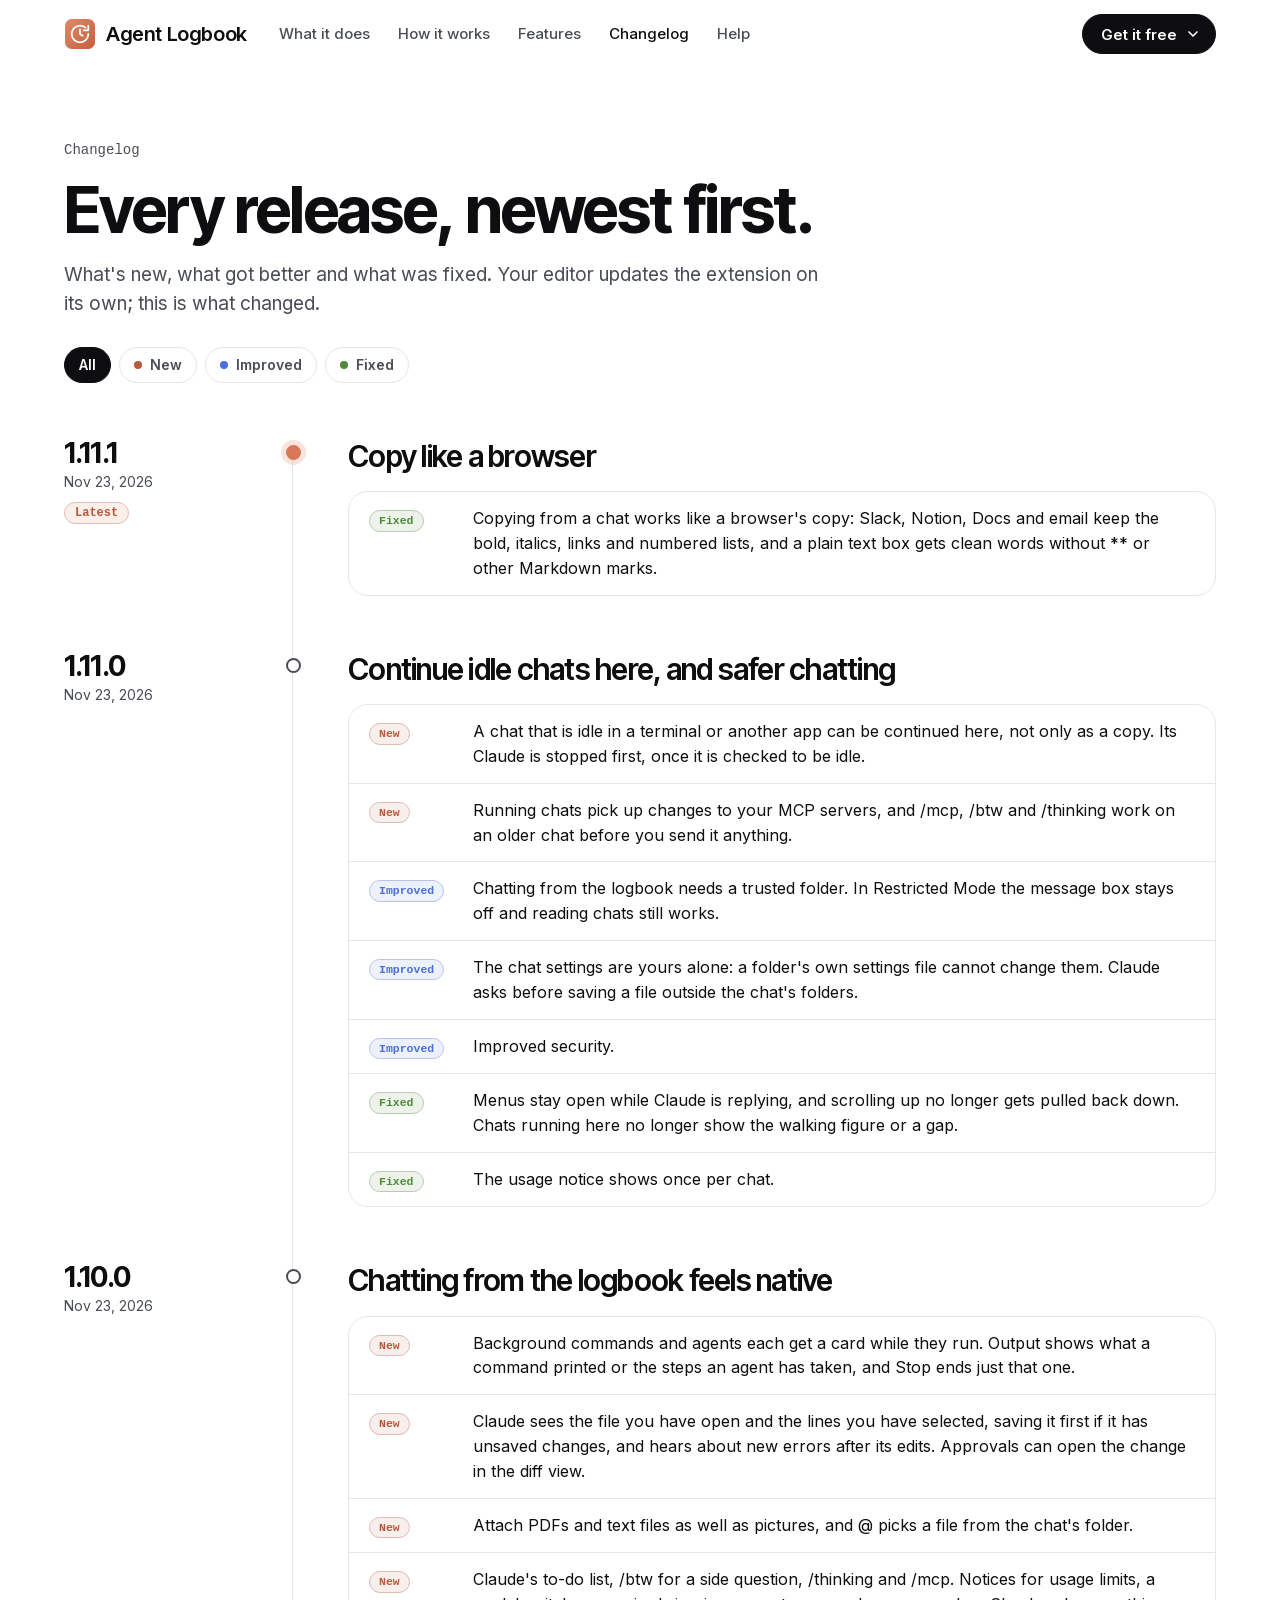
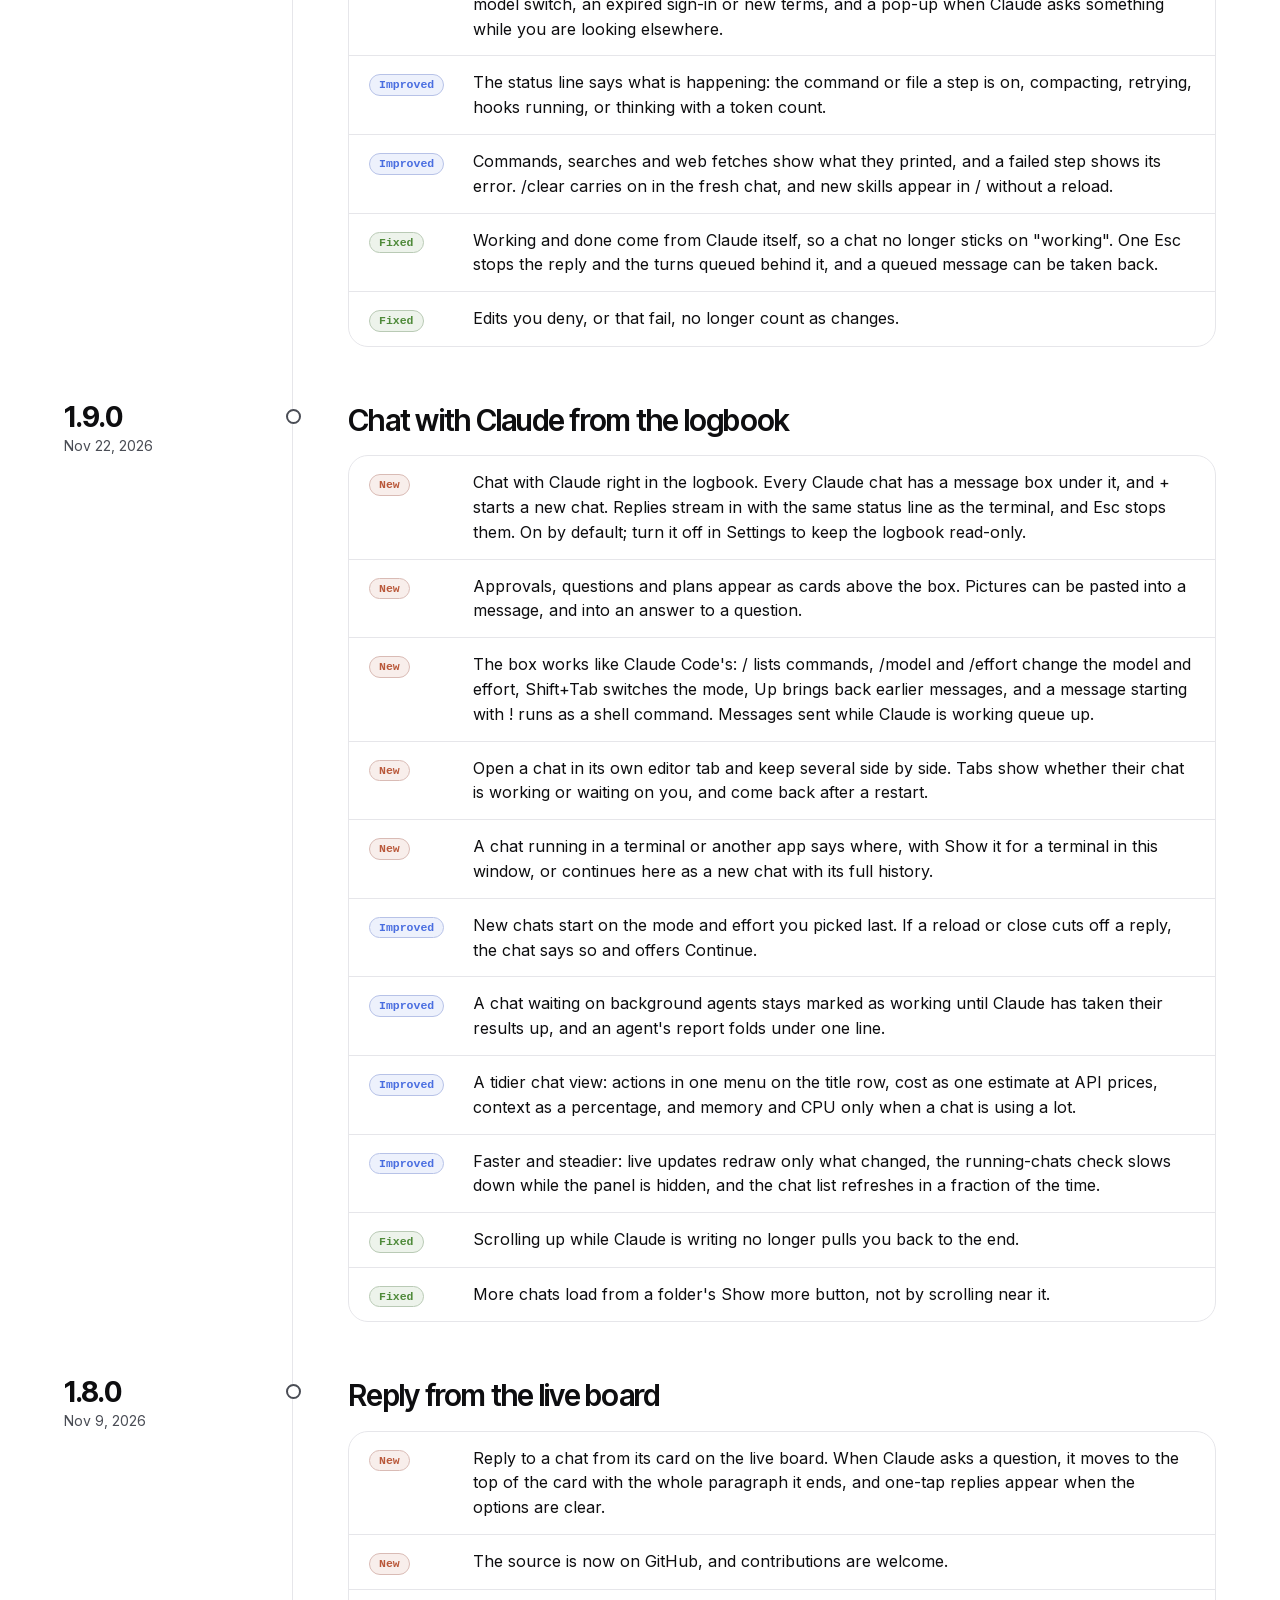
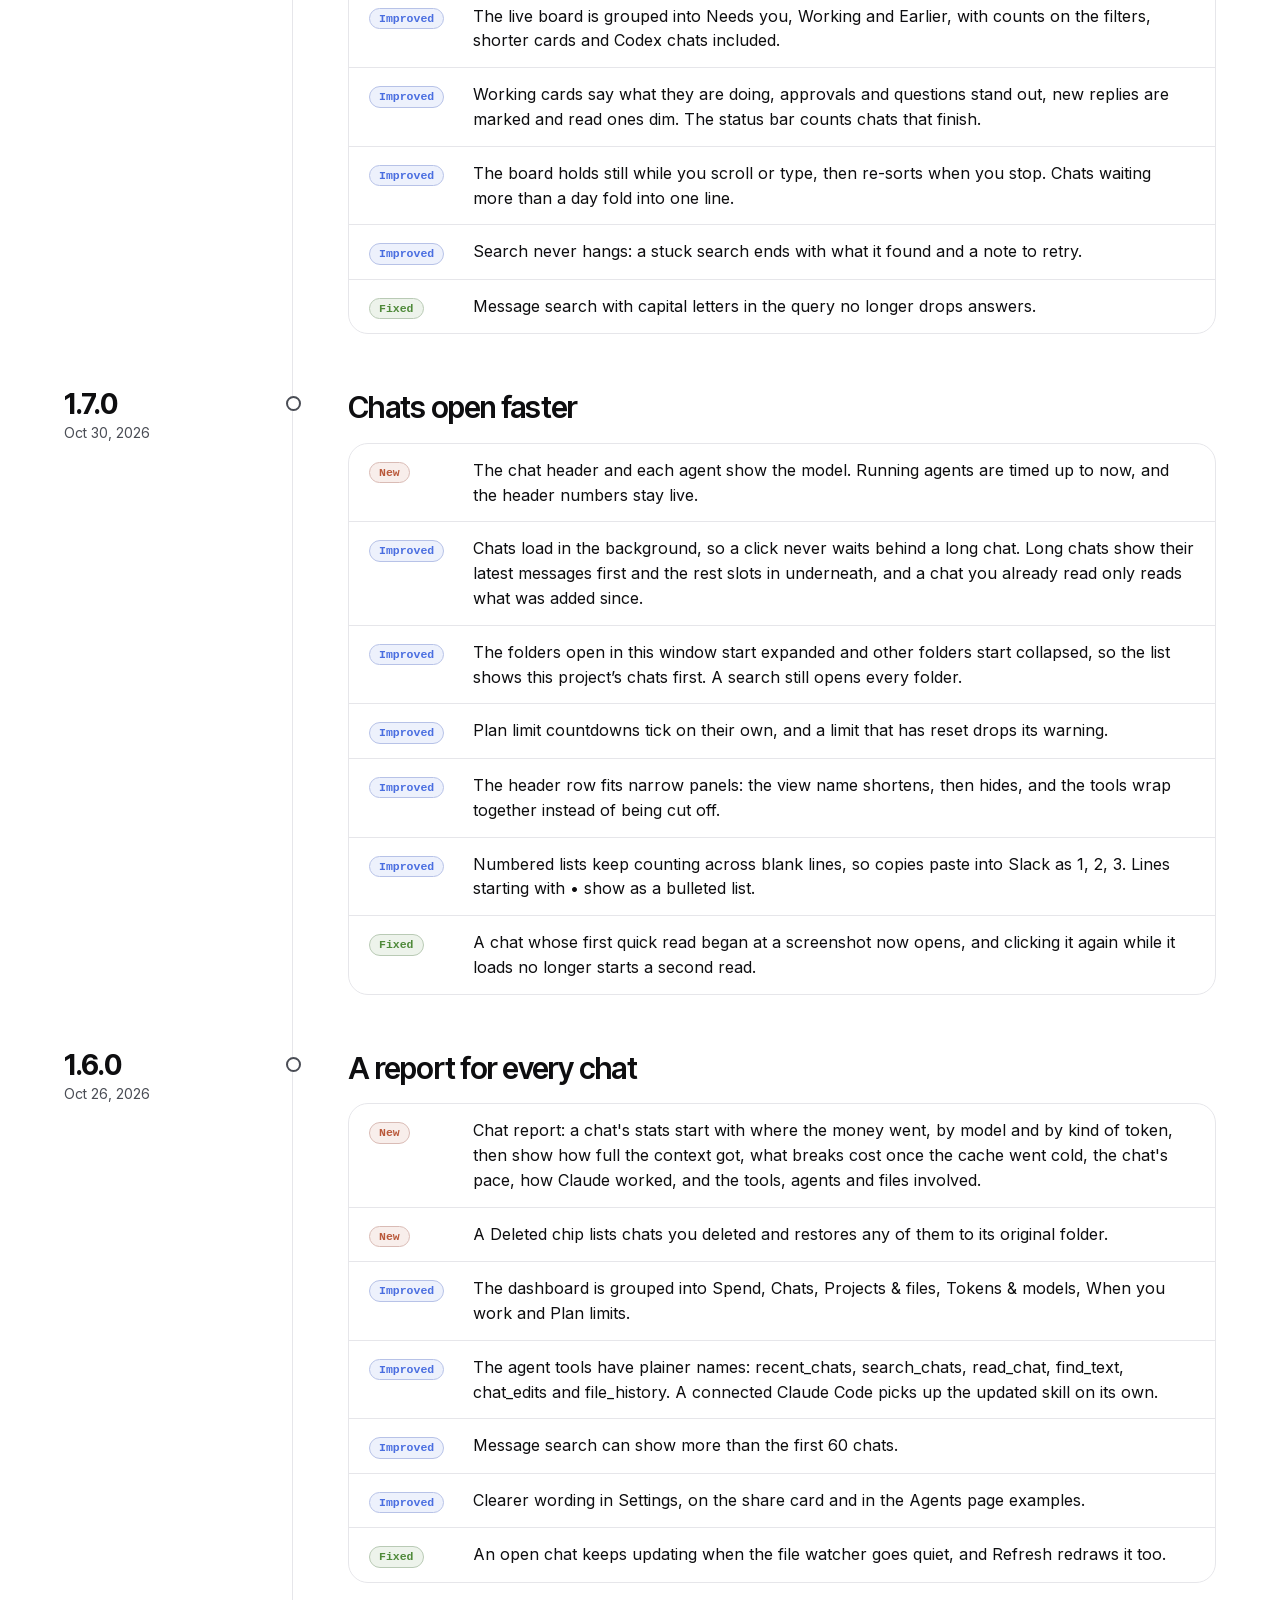
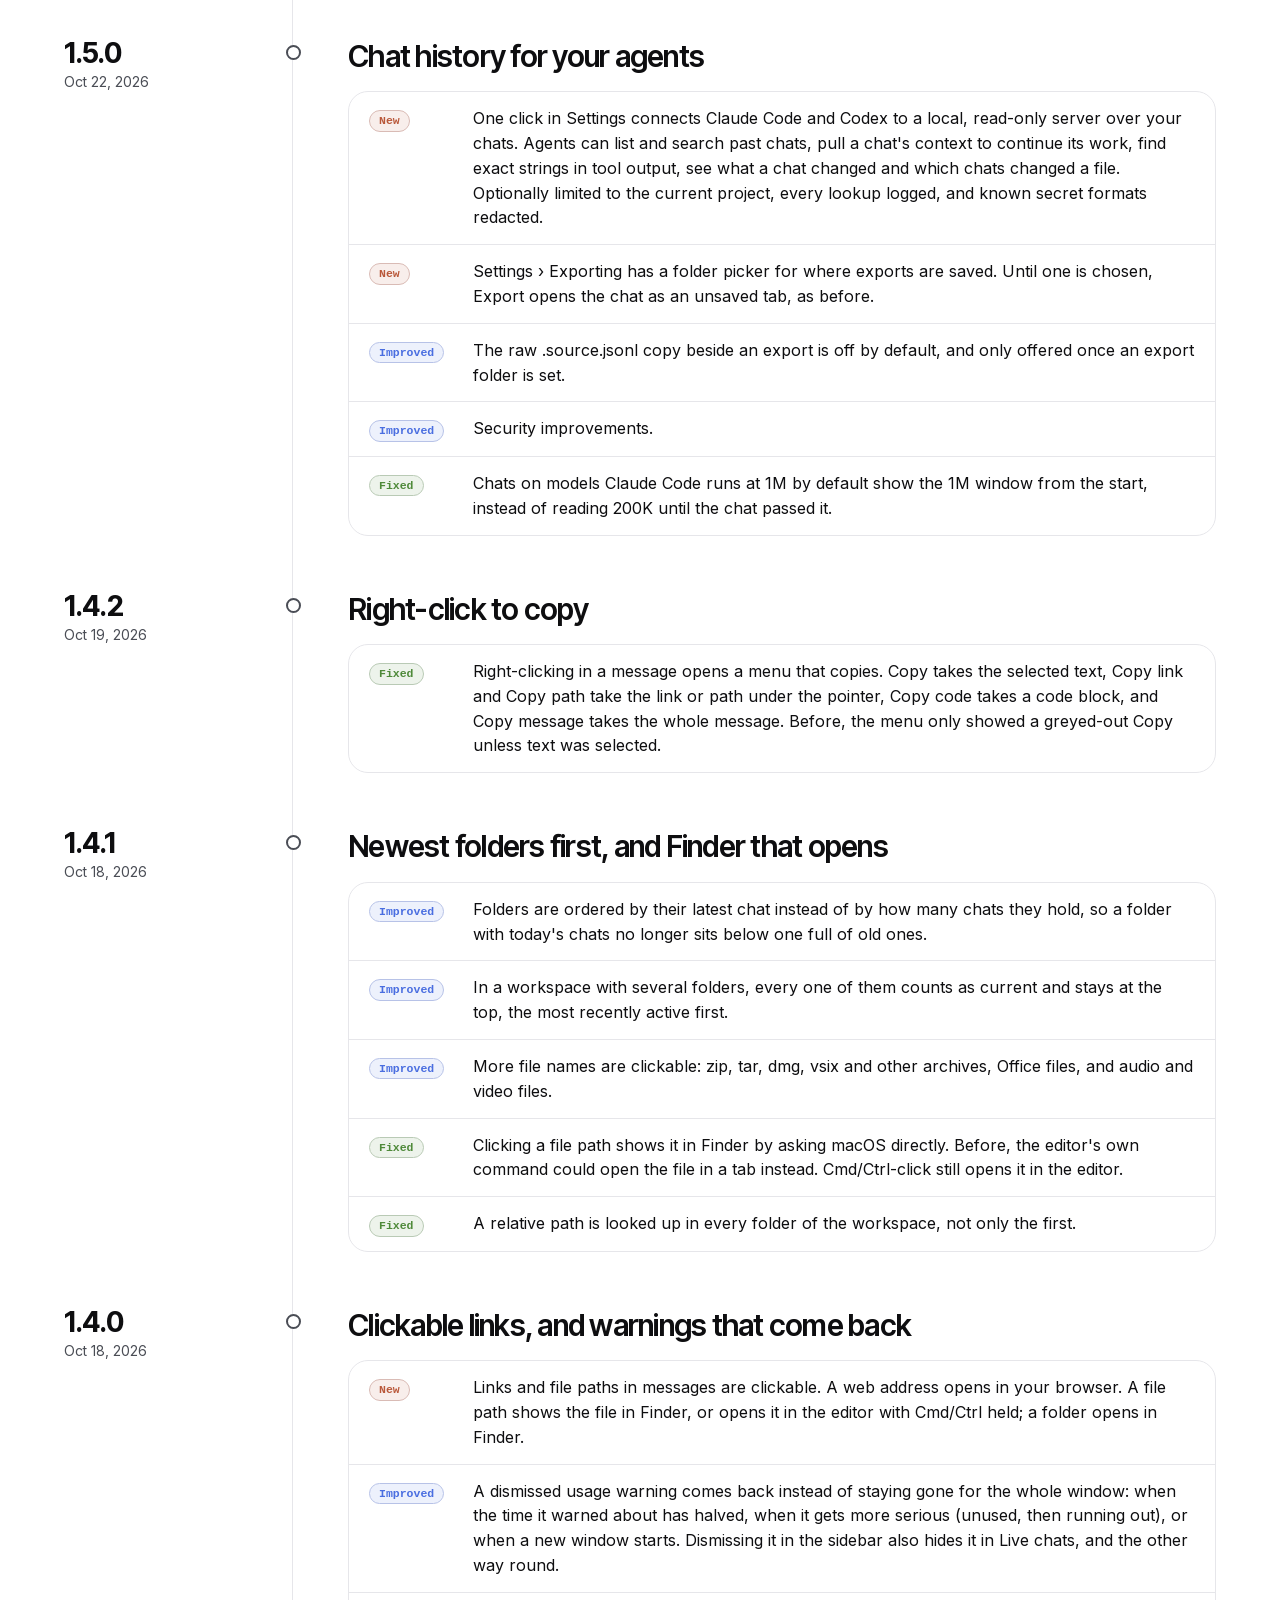
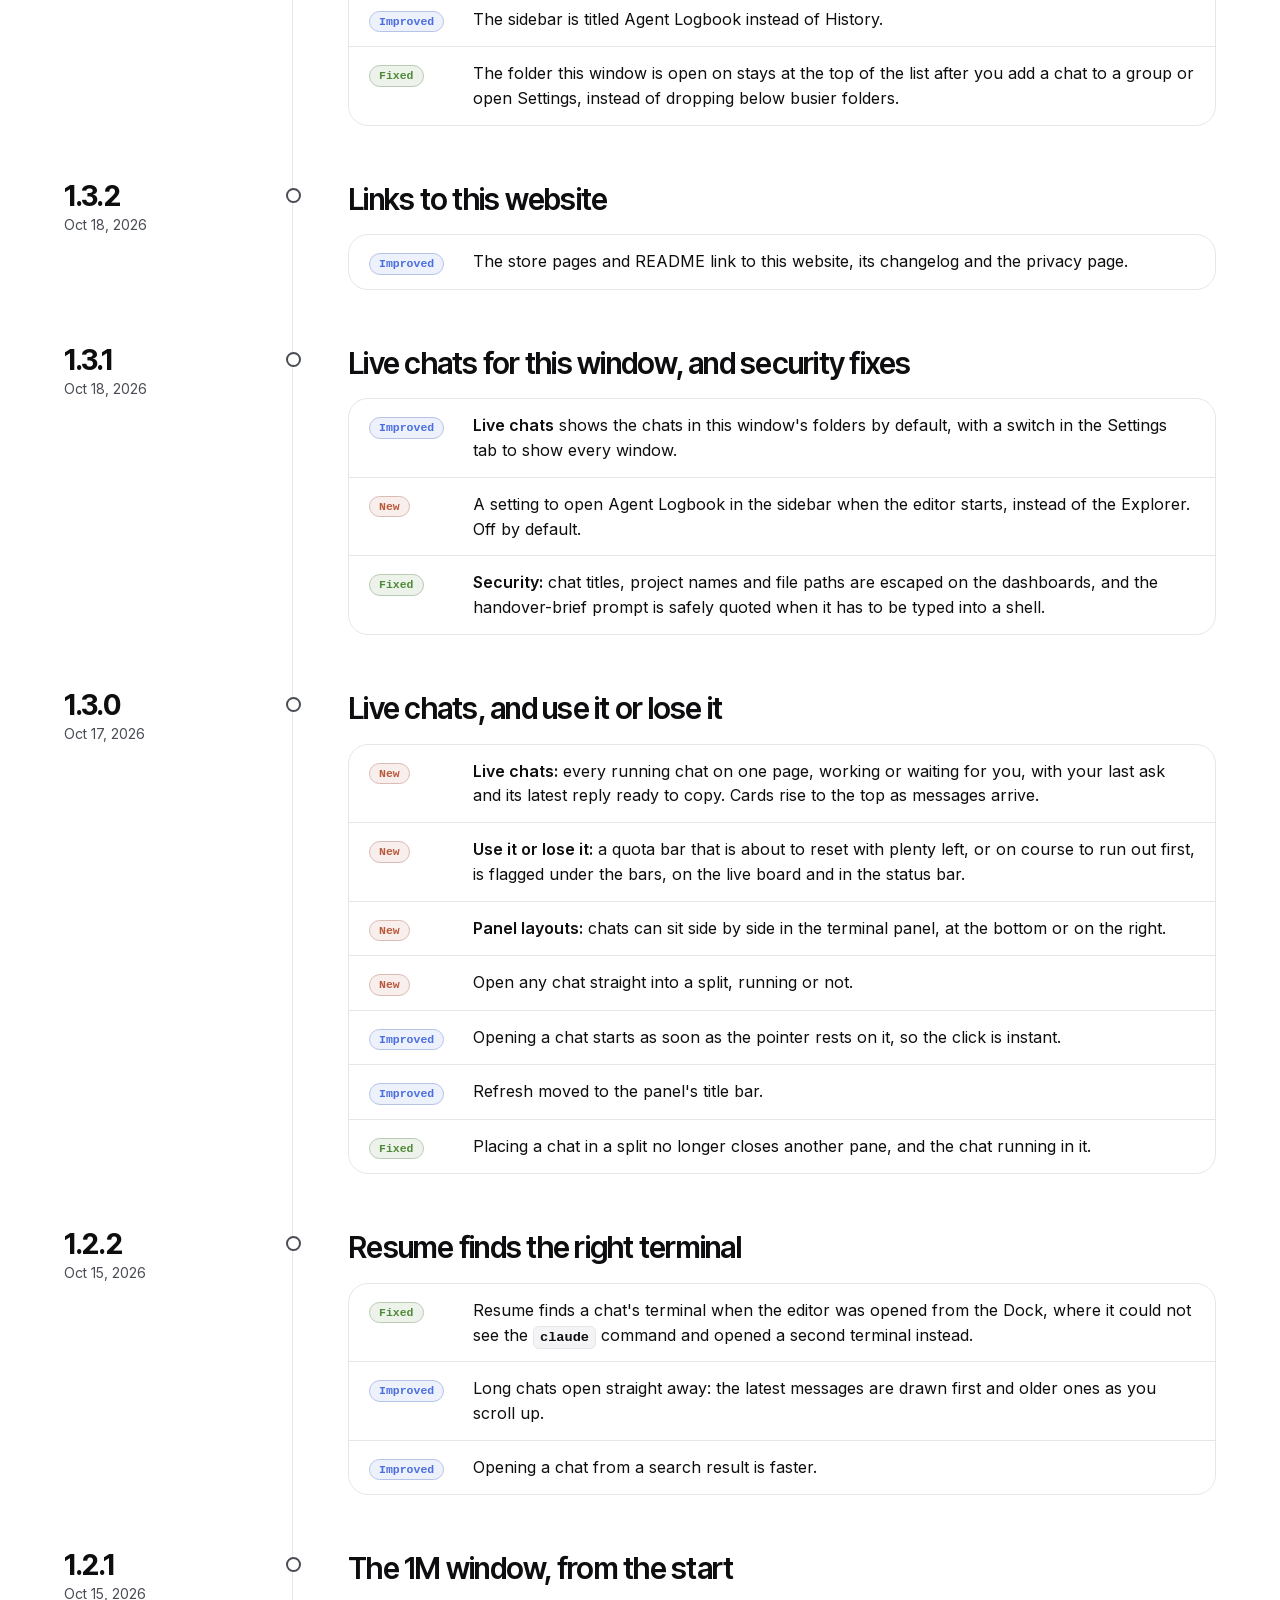
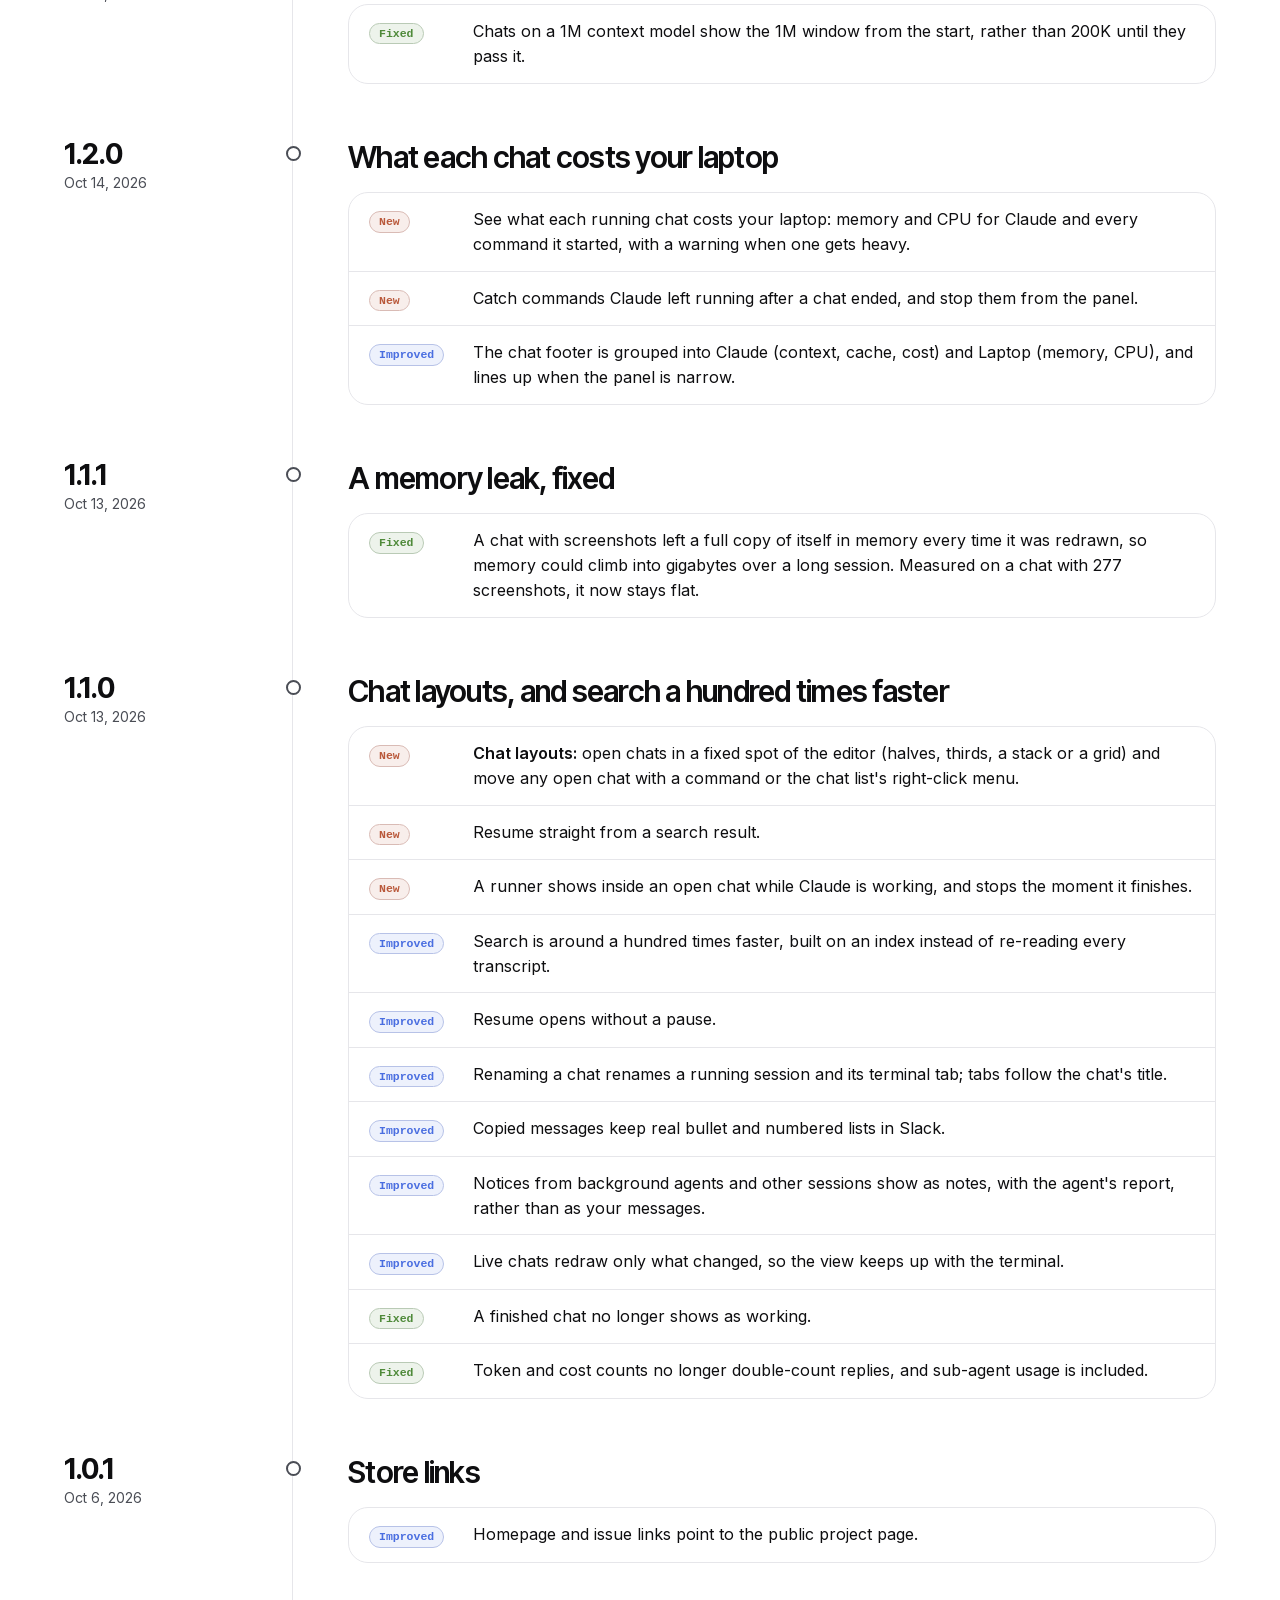
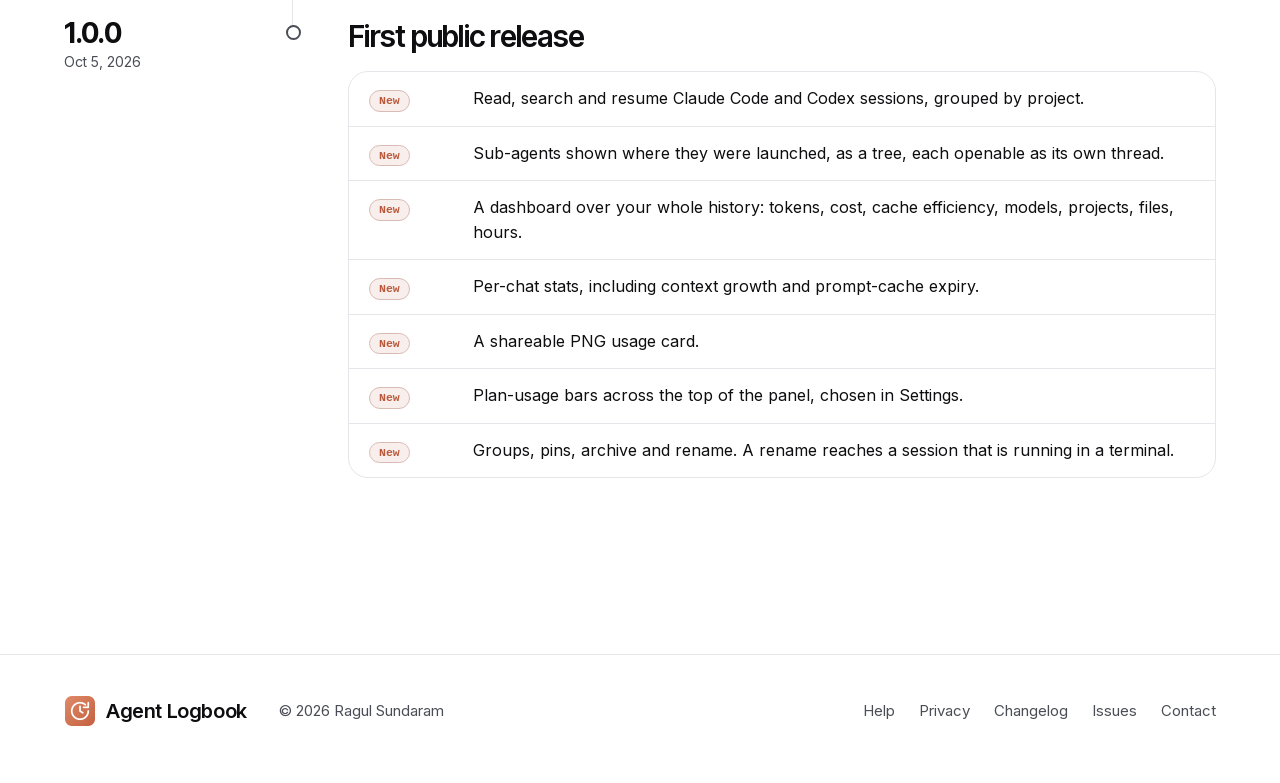
<file: changelog.html>
<!doctype html>
<html lang="en">
<head>
  <meta charset="utf-8">
  <meta name="viewport" content="width=device-width, initial-scale=1">
  <title>Agent Logbook Changelog: every release</title>
  <meta name="description" content="Every Agent Logbook release, newest first: what's new, what got better and what was fixed.">
  <link rel="canonical" href="https://ragulsundaram.github.io/agent-logbook-site/changelog">
  <link rel="icon" href="icon.png">
  <link rel="preload" href="fonts/inter-latin.woff2" as="font" type="font/woff2" crossorigin>
  <link rel="preload" href="fonts/inter-tight-latin.woff2" as="font" type="font/woff2" crossorigin>
  <link rel="stylesheet" href="site.css">
</head>
<body>

<header class="nav" id="nav">
  <div class="wrap">
    <a class="brand" href="./"><img src="icon.png" alt="">Agent Logbook</a>
    <nav class="nav-links" aria-label="Main">
      <a href="./#what">What it does</a>
      <a href="./#how">How it works</a>
      <a href="./#features">Features</a>
      <a href="changelog" aria-current="page">Changelog</a>
      <a href="./#faq">Help</a>
    </nav>
    <div class="get-menu">
      <button class="btn solid sm" type="button" aria-haspopup="true" aria-expanded="false" aria-controls="get-menu-list">Get it free<svg class="chev" viewBox="0 0 24 24" aria-hidden="true"><path d="M6 9l6 6 6-6"/></svg></button>
      <div class="get-menu-list" id="get-menu-list" role="menu" hidden>
        <a role="menuitem" href="https://marketplace.visualstudio.com/items?itemName=ragulsundaram.agent-logbook" target="_blank" rel="noopener"><img src="images/logos/vscode.svg" alt="" width="24" height="24"><span><strong>VS Code</strong><small>Visual Studio Marketplace</small></span></a>
        <a role="menuitem" href="https://open-vsx.org/extension/ragulsundaram/agent-logbook" target="_blank" rel="noopener"><img class="mono" src="images/logos/cursor.svg" alt="" width="24" height="24"><span><strong>Cursor, Windsurf, VSCodium</strong><small>Open VSX</small></span></a>
      </div>
    </div>
  </div>
</header>

<main class="cl">
  <div class="wrap">
    <div class="cl-head">
      <div class="kicker">Changelog</div>
      <h1>Every release, newest first.</h1>
      <p>What's new, what got better and what was fixed. Your editor updates the extension on its own; this is what changed.</p>
      <div class="cl-filter" role="group" aria-label="Show">
        <button type="button" aria-pressed="true" data-kind="all">All</button>
        <button type="button" aria-pressed="false" data-kind="new"><i class="k new"></i>New</button>
        <button type="button" aria-pressed="false" data-kind="improved"><i class="k improved"></i>Improved</button>
        <button type="button" aria-pressed="false" data-kind="fixed"><i class="k fixed"></i>Fixed</button>
      </div>
    </div>

    <ol class="timeline">
      <li class="rel" id="v1.11.1">
        <div class="rel-when"><a class="ver" href="#v1.11.1">1.11.1</a><time datetime="2026-11-23">Nov 23, 2026</time><span class="latest">Latest</span></div>
        <div class="rel-body">
          <h2>Copy like a browser</h2>
          <ul>
            <li data-kind="fixed"><b class="tagk fixed">Fixed</b><span>Copying from a chat works like a browser's copy: Slack, Notion, Docs and email keep the bold, italics, links and numbered lists, and a plain text box gets clean words without ** or other Markdown marks.</span></li>
          </ul>
        </div>
      </li>
      <li class="rel" id="v1.11.0">
        <div class="rel-when"><a class="ver" href="#v1.11.0">1.11.0</a><time datetime="2026-11-23">Nov 23, 2026</time></div>
        <div class="rel-body">
          <h2>Continue idle chats here, and safer chatting</h2>
          <ul>
            <li data-kind="new"><b class="tagk new">New</b><span>A chat that is idle in a terminal or another app can be continued here, not only as a copy. Its Claude is stopped first, once it is checked to be idle.</span></li>
            <li data-kind="new"><b class="tagk new">New</b><span>Running chats pick up changes to your MCP servers, and /mcp, /btw and /thinking work on an older chat before you send it anything.</span></li>
            <li data-kind="improved"><b class="tagk improved">Improved</b><span>Chatting from the logbook needs a trusted folder. In Restricted Mode the message box stays off and reading chats still works.</span></li>
            <li data-kind="improved"><b class="tagk improved">Improved</b><span>The chat settings are yours alone: a folder's own settings file cannot change them. Claude asks before saving a file outside the chat's folders.</span></li>
            <li data-kind="improved"><b class="tagk improved">Improved</b><span>Improved security.</span></li>
            <li data-kind="fixed"><b class="tagk fixed">Fixed</b><span>Menus stay open while Claude is replying, and scrolling up no longer gets pulled back down. Chats running here no longer show the walking figure or a gap.</span></li>
            <li data-kind="fixed"><b class="tagk fixed">Fixed</b><span>The usage notice shows once per chat.</span></li>
          </ul>
        </div>
      </li>
      <li class="rel" id="v1.10.0">
        <div class="rel-when"><a class="ver" href="#v1.10.0">1.10.0</a><time datetime="2026-11-23">Nov 23, 2026</time></div>
        <div class="rel-body">
          <h2>Chatting from the logbook feels native</h2>
          <ul>
            <li data-kind="new"><b class="tagk new">New</b><span>Background commands and agents each get a card while they run. Output shows what a command printed or the steps an agent has taken, and Stop ends just that one.</span></li>
            <li data-kind="new"><b class="tagk new">New</b><span>Claude sees the file you have open and the lines you have selected, saving it first if it has unsaved changes, and hears about new errors after its edits. Approvals can open the change in the diff view.</span></li>
            <li data-kind="new"><b class="tagk new">New</b><span>Attach PDFs and text files as well as pictures, and @ picks a file from the chat's folder.</span></li>
            <li data-kind="new"><b class="tagk new">New</b><span>Claude's to-do list, /btw for a side question, /thinking and /mcp. Notices for usage limits, a model switch, an expired sign-in or new terms, and a pop-up when Claude asks something while you are looking elsewhere.</span></li>
            <li data-kind="improved"><b class="tagk improved">Improved</b><span>The status line says what is happening: the command or file a step is on, compacting, retrying, hooks running, or thinking with a token count.</span></li>
            <li data-kind="improved"><b class="tagk improved">Improved</b><span>Commands, searches and web fetches show what they printed, and a failed step shows its error. /clear carries on in the fresh chat, and new skills appear in / without a reload.</span></li>
            <li data-kind="fixed"><b class="tagk fixed">Fixed</b><span>Working and done come from Claude itself, so a chat no longer sticks on "working". One Esc stops the reply and the turns queued behind it, and a queued message can be taken back.</span></li>
            <li data-kind="fixed"><b class="tagk fixed">Fixed</b><span>Edits you deny, or that fail, no longer count as changes.</span></li>
          </ul>
        </div>
      </li>
      <li class="rel" id="v1.9.0">
        <div class="rel-when"><a class="ver" href="#v1.9.0">1.9.0</a><time datetime="2026-11-22">Nov 22, 2026</time></div>
        <div class="rel-body">
          <h2>Chat with Claude from the logbook</h2>
          <ul>
            <li data-kind="new"><b class="tagk new">New</b><span>Chat with Claude right in the logbook. Every Claude chat has a message box under it, and + starts a new chat. Replies stream in with the same status line as the terminal, and Esc stops them. On by default; turn it off in Settings to keep the logbook read-only.</span></li>
            <li data-kind="new"><b class="tagk new">New</b><span>Approvals, questions and plans appear as cards above the box. Pictures can be pasted into a message, and into an answer to a question.</span></li>
            <li data-kind="new"><b class="tagk new">New</b><span>The box works like Claude Code's: / lists commands, /model and /effort change the model and effort, Shift+Tab switches the mode, Up brings back earlier messages, and a message starting with ! runs as a shell command. Messages sent while Claude is working queue up.</span></li>
            <li data-kind="new"><b class="tagk new">New</b><span>Open a chat in its own editor tab and keep several side by side. Tabs show whether their chat is working or waiting on you, and come back after a restart.</span></li>
            <li data-kind="new"><b class="tagk new">New</b><span>A chat running in a terminal or another app says where, with Show it for a terminal in this window, or continues here as a new chat with its full history.</span></li>
            <li data-kind="improved"><b class="tagk improved">Improved</b><span>New chats start on the mode and effort you picked last. If a reload or close cuts off a reply, the chat says so and offers Continue.</span></li>
            <li data-kind="improved"><b class="tagk improved">Improved</b><span>A chat waiting on background agents stays marked as working until Claude has taken their results up, and an agent's report folds under one line.</span></li>
            <li data-kind="improved"><b class="tagk improved">Improved</b><span>A tidier chat view: actions in one menu on the title row, cost as one estimate at API prices, context as a percentage, and memory and CPU only when a chat is using a lot.</span></li>
            <li data-kind="improved"><b class="tagk improved">Improved</b><span>Faster and steadier: live updates redraw only what changed, the running-chats check slows down while the panel is hidden, and the chat list refreshes in a fraction of the time.</span></li>
            <li data-kind="fixed"><b class="tagk fixed">Fixed</b><span>Scrolling up while Claude is writing no longer pulls you back to the end.</span></li>
            <li data-kind="fixed"><b class="tagk fixed">Fixed</b><span>More chats load from a folder's Show more button, not by scrolling near it.</span></li>
          </ul>
        </div>
      </li>
      <li class="rel" id="v1.8.0">
        <div class="rel-when"><a class="ver" href="#v1.8.0">1.8.0</a><time datetime="2026-11-09">Nov 9, 2026</time></div>
        <div class="rel-body">
          <h2>Reply from the live board</h2>
          <ul>
            <li data-kind="new"><b class="tagk new">New</b><span>Reply to a chat from its card on the live board. When Claude asks a question, it moves to the top of the card with the whole paragraph it ends, and one-tap replies appear when the options are clear.</span></li>
            <li data-kind="new"><b class="tagk new">New</b><span>The source is now on GitHub, and contributions are welcome.</span></li>
            <li data-kind="improved"><b class="tagk improved">Improved</b><span>The live board is grouped into Needs you, Working and Earlier, with counts on the filters, shorter cards and Codex chats included.</span></li>
            <li data-kind="improved"><b class="tagk improved">Improved</b><span>Working cards say what they are doing, approvals and questions stand out, new replies are marked and read ones dim. The status bar counts chats that finish.</span></li>
            <li data-kind="improved"><b class="tagk improved">Improved</b><span>The board holds still while you scroll or type, then re-sorts when you stop. Chats waiting more than a day fold into one line.</span></li>
            <li data-kind="improved"><b class="tagk improved">Improved</b><span>Search never hangs: a stuck search ends with what it found and a note to retry.</span></li>
            <li data-kind="fixed"><b class="tagk fixed">Fixed</b><span>Message search with capital letters in the query no longer drops answers.</span></li>
          </ul>
        </div>
      </li>
      <li class="rel" id="v1.7.0">
        <div class="rel-when"><a class="ver" href="#v1.7.0">1.7.0</a><time datetime="2026-10-30">Oct 30, 2026</time></div>
        <div class="rel-body">
          <h2>Chats open faster</h2>
          <ul>
            <li data-kind="new"><b class="tagk new">New</b><span>The chat header and each agent show the model. Running agents are timed up to now, and the header numbers stay live.</span></li>
            <li data-kind="improved"><b class="tagk improved">Improved</b><span>Chats load in the background, so a click never waits behind a long chat. Long chats show their latest messages first and the rest slots in underneath, and a chat you already read only reads what was added since.</span></li>
            <li data-kind="improved"><b class="tagk improved">Improved</b><span>The folders open in this window start expanded and other folders start collapsed, so the list shows this project&rsquo;s chats first. A search still opens every folder.</span></li>
            <li data-kind="improved"><b class="tagk improved">Improved</b><span>Plan limit countdowns tick on their own, and a limit that has reset drops its warning.</span></li>
            <li data-kind="improved"><b class="tagk improved">Improved</b><span>The header row fits narrow panels: the view name shortens, then hides, and the tools wrap together instead of being cut off.</span></li>
            <li data-kind="improved"><b class="tagk improved">Improved</b><span>Numbered lists keep counting across blank lines, so copies paste into Slack as 1, 2, 3. Lines starting with &bull; show as a bulleted list.</span></li>
            <li data-kind="fixed"><b class="tagk fixed">Fixed</b><span>A chat whose first quick read began at a screenshot now opens, and clicking it again while it loads no longer starts a second read.</span></li>
          </ul>
        </div>
      </li>
      <li class="rel" id="v1.6.0">
        <div class="rel-when"><a class="ver" href="#v1.6.0">1.6.0</a><time datetime="2026-10-26">Oct 26, 2026</time></div>
        <div class="rel-body">
          <h2>A report for every chat</h2>
          <ul>
            <li data-kind="new"><b class="tagk new">New</b><span>Chat report: a chat's stats start with where the money went, by model and by kind of token, then show how full the context got, what breaks cost once the cache went cold, the chat's pace, how Claude worked, and the tools, agents and files involved.</span></li>
            <li data-kind="new"><b class="tagk new">New</b><span>A Deleted chip lists chats you deleted and restores any of them to its original folder.</span></li>
            <li data-kind="improved"><b class="tagk improved">Improved</b><span>The dashboard is grouped into Spend, Chats, Projects &amp; files, Tokens &amp; models, When you work and Plan limits.</span></li>
            <li data-kind="improved"><b class="tagk improved">Improved</b><span>The agent tools have plainer names: recent_chats, search_chats, read_chat, find_text, chat_edits and file_history. A connected Claude Code picks up the updated skill on its own.</span></li>
            <li data-kind="improved"><b class="tagk improved">Improved</b><span>Message search can show more than the first 60 chats.</span></li>
            <li data-kind="improved"><b class="tagk improved">Improved</b><span>Clearer wording in Settings, on the share card and in the Agents page examples.</span></li>
            <li data-kind="fixed"><b class="tagk fixed">Fixed</b><span>An open chat keeps updating when the file watcher goes quiet, and Refresh redraws it too.</span></li>
          </ul>
        </div>
      </li>
      <li class="rel" id="v1.5.0">
        <div class="rel-when"><a class="ver" href="#v1.5.0">1.5.0</a><time datetime="2026-10-22">Oct 22, 2026</time></div>
        <div class="rel-body">
          <h2>Chat history for your agents</h2>
          <ul>
            <li data-kind="new"><b class="tagk new">New</b><span>One click in Settings connects Claude Code and Codex to a local, read-only server over your chats. Agents can list and search past chats, pull a chat's context to continue its work, find exact strings in tool output, see what a chat changed and which chats changed a file. Optionally limited to the current project, every lookup logged, and known secret formats redacted.</span></li>
            <li data-kind="new"><b class="tagk new">New</b><span>Settings &rsaquo; Exporting has a folder picker for where exports are saved. Until one is chosen, Export opens the chat as an unsaved tab, as before.</span></li>
            <li data-kind="improved"><b class="tagk improved">Improved</b><span>The raw .source.jsonl copy beside an export is off by default, and only offered once an export folder is set.</span></li>
            <li data-kind="improved"><b class="tagk improved">Improved</b><span>Security improvements.</span></li>
            <li data-kind="fixed"><b class="tagk fixed">Fixed</b><span>Chats on models Claude Code runs at 1M by default show the 1M window from the start, instead of reading 200K until the chat passed it.</span></li>
          </ul>
        </div>
      </li>
      <li class="rel" id="v1.4.2">
        <div class="rel-when"><a class="ver" href="#v1.4.2">1.4.2</a><time datetime="2026-10-19">Oct 19, 2026</time></div>
        <div class="rel-body">
          <h2>Right-click to copy</h2>
          <ul>
            <li data-kind="fixed"><b class="tagk fixed">Fixed</b><span>Right-clicking in a message opens a menu that copies. Copy takes the selected text, Copy link and Copy path take the link or path under the pointer, Copy code takes a code block, and Copy message takes the whole message. Before, the menu only showed a greyed-out Copy unless text was selected.</span></li>
          </ul>
        </div>
      </li>

      <li class="rel" id="v1.4.1">
        <div class="rel-when"><a class="ver" href="#v1.4.1">1.4.1</a><time datetime="2026-10-18">Oct 18, 2026</time></div>
        <div class="rel-body">
          <h2>Newest folders first, and Finder that opens</h2>
          <ul>
            <li data-kind="improved"><b class="tagk improved">Improved</b><span>Folders are ordered by their latest chat instead of by how many chats they hold, so a folder with today's chats no longer sits below one full of old ones.</span></li>
            <li data-kind="improved"><b class="tagk improved">Improved</b><span>In a workspace with several folders, every one of them counts as current and stays at the top, the most recently active first.</span></li>
            <li data-kind="improved"><b class="tagk improved">Improved</b><span>More file names are clickable: zip, tar, dmg, vsix and other archives, Office files, and audio and video files.</span></li>
            <li data-kind="fixed"><b class="tagk fixed">Fixed</b><span>Clicking a file path shows it in Finder by asking macOS directly. Before, the editor's own command could open the file in a tab instead. Cmd/Ctrl-click still opens it in the editor.</span></li>
            <li data-kind="fixed"><b class="tagk fixed">Fixed</b><span>A relative path is looked up in every folder of the workspace, not only the first.</span></li>
          </ul>
        </div>
      </li>

      <li class="rel" id="v1.4.0">
        <div class="rel-when"><a class="ver" href="#v1.4.0">1.4.0</a><time datetime="2026-10-18">Oct 18, 2026</time></div>
        <div class="rel-body">
          <h2>Clickable links, and warnings that come back</h2>
          <ul>
            <li data-kind="new"><b class="tagk new">New</b><span>Links and file paths in messages are clickable. A web address opens in your browser. A file path shows the file in Finder, or opens it in the editor with Cmd/Ctrl held; a folder opens in Finder.</span></li>
            <li data-kind="improved"><b class="tagk improved">Improved</b><span>A dismissed usage warning comes back instead of staying gone for the whole window: when the time it warned about has halved, when it gets more serious (unused, then running out), or when a new window starts. Dismissing it in the sidebar also hides it in Live chats, and the other way round.</span></li>
            <li data-kind="improved"><b class="tagk improved">Improved</b><span>The sidebar is titled Agent Logbook instead of History.</span></li>
            <li data-kind="fixed"><b class="tagk fixed">Fixed</b><span>The folder this window is open on stays at the top of the list after you add a chat to a group or open Settings, instead of dropping below busier folders.</span></li>
          </ul>
        </div>
      </li>

      <li class="rel" id="v1.3.2">
        <div class="rel-when"><a class="ver" href="#v1.3.2">1.3.2</a><time datetime="2026-10-18">Oct 18, 2026</time></div>
        <div class="rel-body">
          <h2>Links to this website</h2>
          <ul>
            <li data-kind="improved"><b class="tagk improved">Improved</b><span>The store pages and README link to this website, its changelog and the privacy page.</span></li>
          </ul>
        </div>
      </li>

      <li class="rel" id="v1.3.1">
        <div class="rel-when"><a class="ver" href="#v1.3.1">1.3.1</a><time datetime="2026-10-18">Oct 18, 2026</time></div>
        <div class="rel-body">
          <h2>Live chats for this window, and security fixes</h2>
          <ul>
            <li data-kind="improved"><b class="tagk improved">Improved</b><span><strong>Live chats</strong> shows the chats in this window's folders by default, with a switch in the Settings tab to show every window.</span></li>
            <li data-kind="new"><b class="tagk new">New</b><span>A setting to open Agent Logbook in the sidebar when the editor starts, instead of the Explorer. Off by default.</span></li>
            <li data-kind="fixed"><b class="tagk fixed">Fixed</b><span><strong>Security:</strong> chat titles, project names and file paths are escaped on the dashboards, and the handover-brief prompt is safely quoted when it has to be typed into a shell.</span></li>
          </ul>
        </div>
      </li>

      <li class="rel" id="v1.3.0">
        <div class="rel-when"><a class="ver" href="#v1.3.0">1.3.0</a><time datetime="2026-10-17">Oct 17, 2026</time></div>
        <div class="rel-body">
          <h2>Live chats, and use it or lose it</h2>
          <ul>
            <li data-kind="new"><b class="tagk new">New</b><span><strong>Live chats:</strong> every running chat on one page, working or waiting for you, with your last ask and its latest reply ready to copy. Cards rise to the top as messages arrive.</span></li>
            <li data-kind="new"><b class="tagk new">New</b><span><strong>Use it or lose it:</strong> a quota bar that is about to reset with plenty left, or on course to run out first, is flagged under the bars, on the live board and in the status bar.</span></li>
            <li data-kind="new"><b class="tagk new">New</b><span><strong>Panel layouts:</strong> chats can sit side by side in the terminal panel, at the bottom or on the right.</span></li>
            <li data-kind="new"><b class="tagk new">New</b><span>Open any chat straight into a split, running or not.</span></li>
            <li data-kind="improved"><b class="tagk improved">Improved</b><span>Opening a chat starts as soon as the pointer rests on it, so the click is instant.</span></li>
            <li data-kind="improved"><b class="tagk improved">Improved</b><span>Refresh moved to the panel's title bar.</span></li>
            <li data-kind="fixed"><b class="tagk fixed">Fixed</b><span>Placing a chat in a split no longer closes another pane, and the chat running in it.</span></li>
          </ul>
        </div>
      </li>

      <li class="rel" id="v1.2.2">
        <div class="rel-when"><a class="ver" href="#v1.2.2">1.2.2</a><time datetime="2026-10-15">Oct 15, 2026</time></div>
        <div class="rel-body">
          <h2>Resume finds the right terminal</h2>
          <ul>
            <li data-kind="fixed"><b class="tagk fixed">Fixed</b><span>Resume finds a chat's terminal when the editor was opened from the Dock, where it could not see the <code>claude</code> command and opened a second terminal instead.</span></li>
            <li data-kind="improved"><b class="tagk improved">Improved</b><span>Long chats open straight away: the latest messages are drawn first and older ones as you scroll up.</span></li>
            <li data-kind="improved"><b class="tagk improved">Improved</b><span>Opening a chat from a search result is faster.</span></li>
          </ul>
        </div>
      </li>

      <li class="rel" id="v1.2.1">
        <div class="rel-when"><a class="ver" href="#v1.2.1">1.2.1</a><time datetime="2026-10-15">Oct 15, 2026</time></div>
        <div class="rel-body">
          <h2>The 1M window, from the start</h2>
          <ul>
            <li data-kind="fixed"><b class="tagk fixed">Fixed</b><span>Chats on a 1M context model show the 1M window from the start, rather than 200K until they pass it.</span></li>
          </ul>
        </div>
      </li>

      <li class="rel" id="v1.2.0">
        <div class="rel-when"><a class="ver" href="#v1.2.0">1.2.0</a><time datetime="2026-10-14">Oct 14, 2026</time></div>
        <div class="rel-body">
          <h2>What each chat costs your laptop</h2>
          <ul>
            <li data-kind="new"><b class="tagk new">New</b><span>See what each running chat costs your laptop: memory and CPU for Claude and every command it started, with a warning when one gets heavy.</span></li>
            <li data-kind="new"><b class="tagk new">New</b><span>Catch commands Claude left running after a chat ended, and stop them from the panel.</span></li>
            <li data-kind="improved"><b class="tagk improved">Improved</b><span>The chat footer is grouped into Claude (context, cache, cost) and Laptop (memory, CPU), and lines up when the panel is narrow.</span></li>
          </ul>
        </div>
      </li>

      <li class="rel" id="v1.1.1">
        <div class="rel-when"><a class="ver" href="#v1.1.1">1.1.1</a><time datetime="2026-10-13">Oct 13, 2026</time></div>
        <div class="rel-body">
          <h2>A memory leak, fixed</h2>
          <ul>
            <li data-kind="fixed"><b class="tagk fixed">Fixed</b><span>A chat with screenshots left a full copy of itself in memory every time it was redrawn, so memory could climb into gigabytes over a long session. Measured on a chat with 277 screenshots, it now stays flat.</span></li>
          </ul>
        </div>
      </li>

      <li class="rel" id="v1.1.0">
        <div class="rel-when"><a class="ver" href="#v1.1.0">1.1.0</a><time datetime="2026-10-13">Oct 13, 2026</time></div>
        <div class="rel-body">
          <h2>Chat layouts, and search a hundred times faster</h2>
          <ul>
            <li data-kind="new"><b class="tagk new">New</b><span><strong>Chat layouts:</strong> open chats in a fixed spot of the editor (halves, thirds, a stack or a grid) and move any open chat with a command or the chat list's right-click menu.</span></li>
            <li data-kind="new"><b class="tagk new">New</b><span>Resume straight from a search result.</span></li>
            <li data-kind="new"><b class="tagk new">New</b><span>A runner shows inside an open chat while Claude is working, and stops the moment it finishes.</span></li>
            <li data-kind="improved"><b class="tagk improved">Improved</b><span>Search is around a hundred times faster, built on an index instead of re-reading every transcript.</span></li>
            <li data-kind="improved"><b class="tagk improved">Improved</b><span>Resume opens without a pause.</span></li>
            <li data-kind="improved"><b class="tagk improved">Improved</b><span>Renaming a chat renames a running session and its terminal tab; tabs follow the chat's title.</span></li>
            <li data-kind="improved"><b class="tagk improved">Improved</b><span>Copied messages keep real bullet and numbered lists in Slack.</span></li>
            <li data-kind="improved"><b class="tagk improved">Improved</b><span>Notices from background agents and other sessions show as notes, with the agent's report, rather than as your messages.</span></li>
            <li data-kind="improved"><b class="tagk improved">Improved</b><span>Live chats redraw only what changed, so the view keeps up with the terminal.</span></li>
            <li data-kind="fixed"><b class="tagk fixed">Fixed</b><span>A finished chat no longer shows as working.</span></li>
            <li data-kind="fixed"><b class="tagk fixed">Fixed</b><span>Token and cost counts no longer double-count replies, and sub-agent usage is included.</span></li>
          </ul>
        </div>
      </li>

      <li class="rel" id="v1.0.1">
        <div class="rel-when"><a class="ver" href="#v1.0.1">1.0.1</a><time datetime="2026-10-06">Oct 6, 2026</time></div>
        <div class="rel-body">
          <h2>Store links</h2>
          <ul>
            <li data-kind="improved"><b class="tagk improved">Improved</b><span>Homepage and issue links point to the public project page.</span></li>
          </ul>
        </div>
      </li>

      <li class="rel first" id="v1.0.0">
        <div class="rel-when"><a class="ver" href="#v1.0.0">1.0.0</a><time datetime="2026-10-05">Oct 5, 2026</time></div>
        <div class="rel-body">
          <h2>First public release</h2>
          <ul>
            <li data-kind="new"><b class="tagk new">New</b><span>Read, search and resume Claude Code and Codex sessions, grouped by project.</span></li>
            <li data-kind="new"><b class="tagk new">New</b><span>Sub-agents shown where they were launched, as a tree, each openable as its own thread.</span></li>
            <li data-kind="new"><b class="tagk new">New</b><span>A dashboard over your whole history: tokens, cost, cache efficiency, models, projects, files, hours.</span></li>
            <li data-kind="new"><b class="tagk new">New</b><span>Per-chat stats, including context growth and prompt-cache expiry.</span></li>
            <li data-kind="new"><b class="tagk new">New</b><span>A shareable PNG usage card.</span></li>
            <li data-kind="new"><b class="tagk new">New</b><span>Plan-usage bars across the top of the panel, chosen in Settings.</span></li>
            <li data-kind="new"><b class="tagk new">New</b><span>Groups, pins, archive and rename. A rename reaches a session that is running in a terminal.</span></li>
          </ul>
        </div>
      </li>
    </ol>
    <p class="cl-empty" hidden>Nothing of that kind yet.</p>
  </div>
</main>

<footer class="site">
  <div class="wrap">
    <a class="brand" href="./"><img src="icon.png" alt="">Agent Logbook</a>
    <span>© 2026 Ragul Sundaram</span>
    <nav aria-label="Footer">
      <a href="./#faq">Help</a>
      <a href="privacy">Privacy</a>
      <a href="changelog">Changelog</a>
      <a href="https://github.com/Ragulsundaram/agent-logbook/issues" target="_blank" rel="noopener">Issues</a>
      <a href="mailto:ragulsundaram15@gmail.com">Contact</a>
    </nav>
  </div>
</footer>

<button class="to-top" type="button" aria-label="Back to top"><svg viewBox="0 0 24 24" aria-hidden="true"><path d="M12 19V5M5 12l7-7 7 7"/></svg></button>

<script>
  // Sticky nav border once the page scrolls.
  const nav = document.getElementById('nav');
  // Back to top shows after one screen and rides up with the footer's top edge.
  const toTop = document.querySelector('.to-top');
  const footer = document.querySelector('footer.site');
  const onScroll = () => {
    nav.classList.toggle('scrolled', window.scrollY > 8);
    toTop.classList.toggle('show', window.scrollY > window.innerHeight);
    toTop.style.setProperty('--lift', Math.max(0, window.innerHeight - footer.getBoundingClientRect().top) + 'px');
  };
  window.addEventListener('scroll', onScroll, { passive: true });
  window.addEventListener('resize', onScroll);
  toTop.addEventListener('click', () => window.scrollTo({ top: 0 }));
  onScroll();

  // Filter by kind of change; a release with nothing of that kind steps out of the timeline.
  const chips = document.querySelectorAll('.cl-filter button');
  chips.forEach((b) => b.addEventListener('click', () => {
    const kind = b.dataset.kind;
    chips.forEach((c) => c.setAttribute('aria-pressed', c === b));
    let any = false;
    document.querySelectorAll('.rel').forEach((rel) => {
      let shown = 0;
      rel.querySelectorAll('li[data-kind]').forEach((li) => { const on = kind === 'all' || li.dataset.kind === kind; li.hidden = !on; if (on) shown++; });
      rel.hidden = !shown;
      if (shown) any = true;
    });
    document.querySelector('.cl-empty').hidden = any;
    onScroll();
  }));
</script>
<script src="get-menu.js"></script>
</body>
</html>
</file>
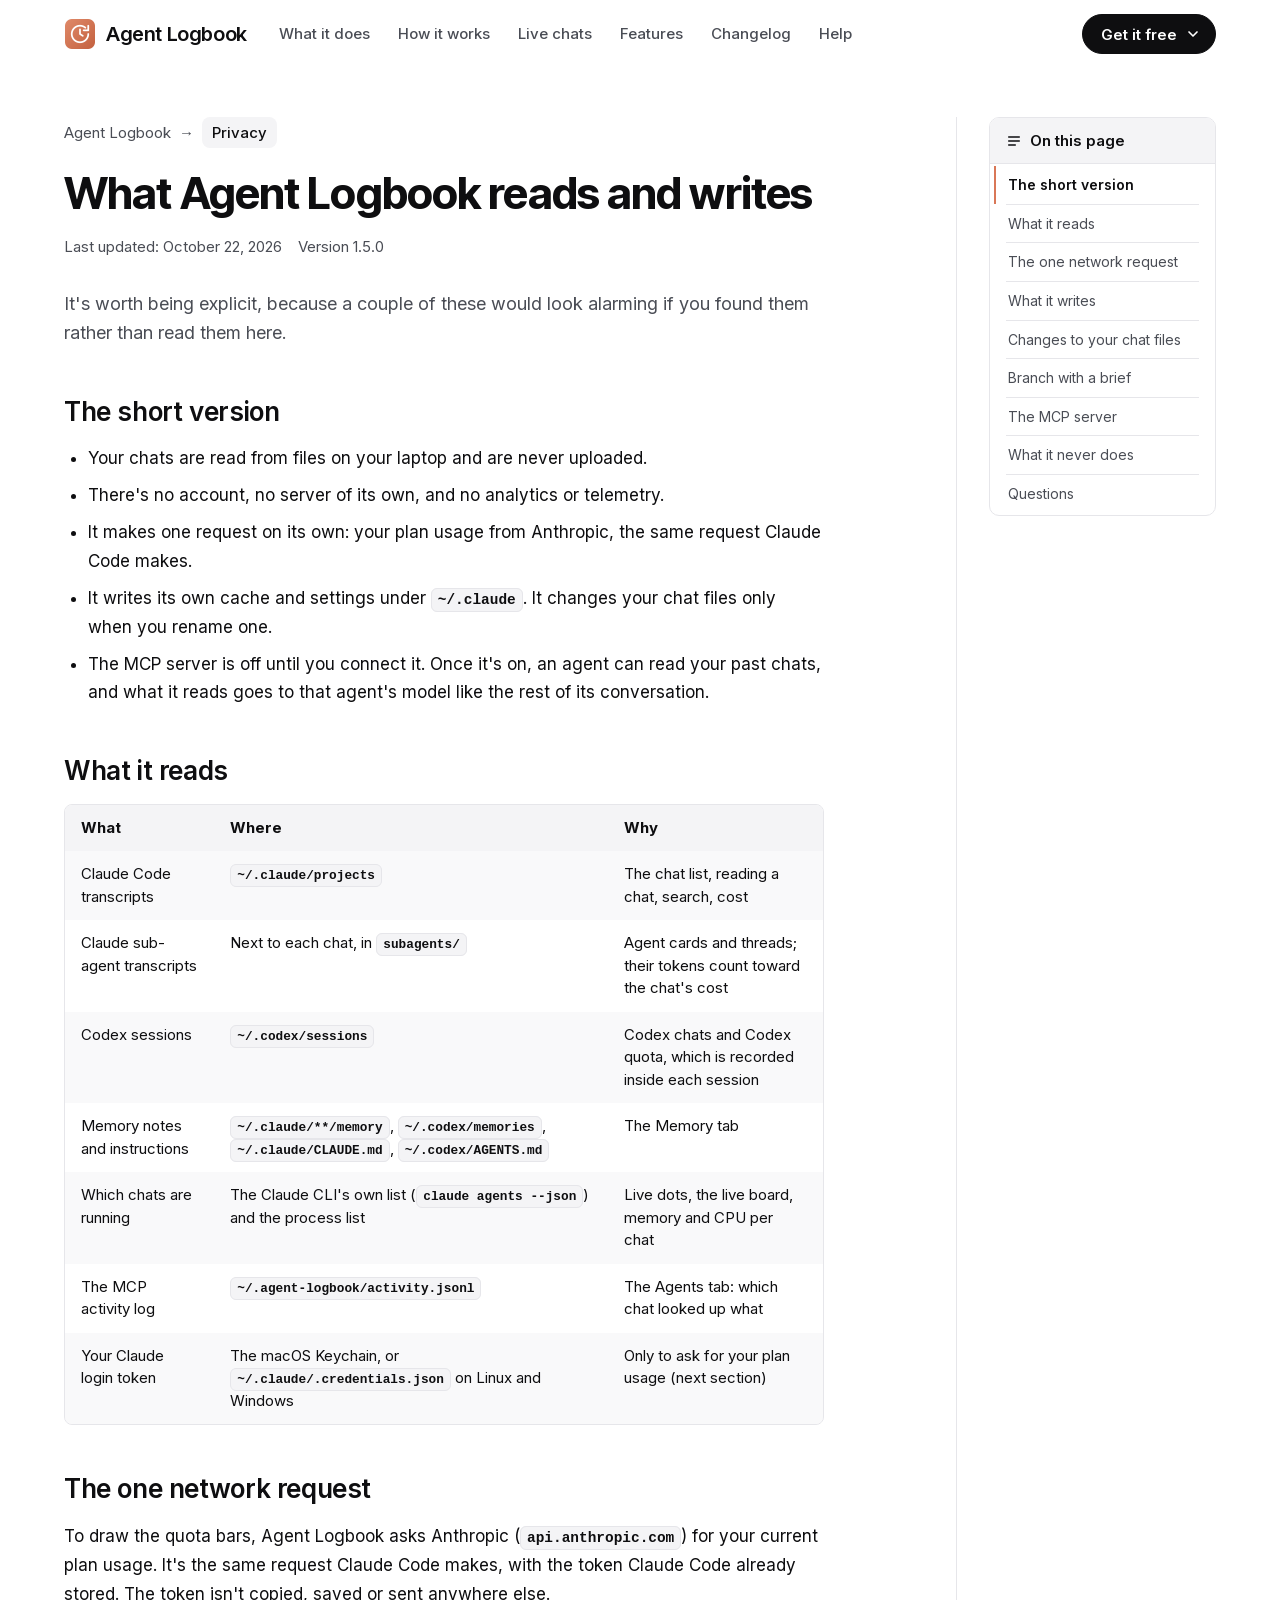
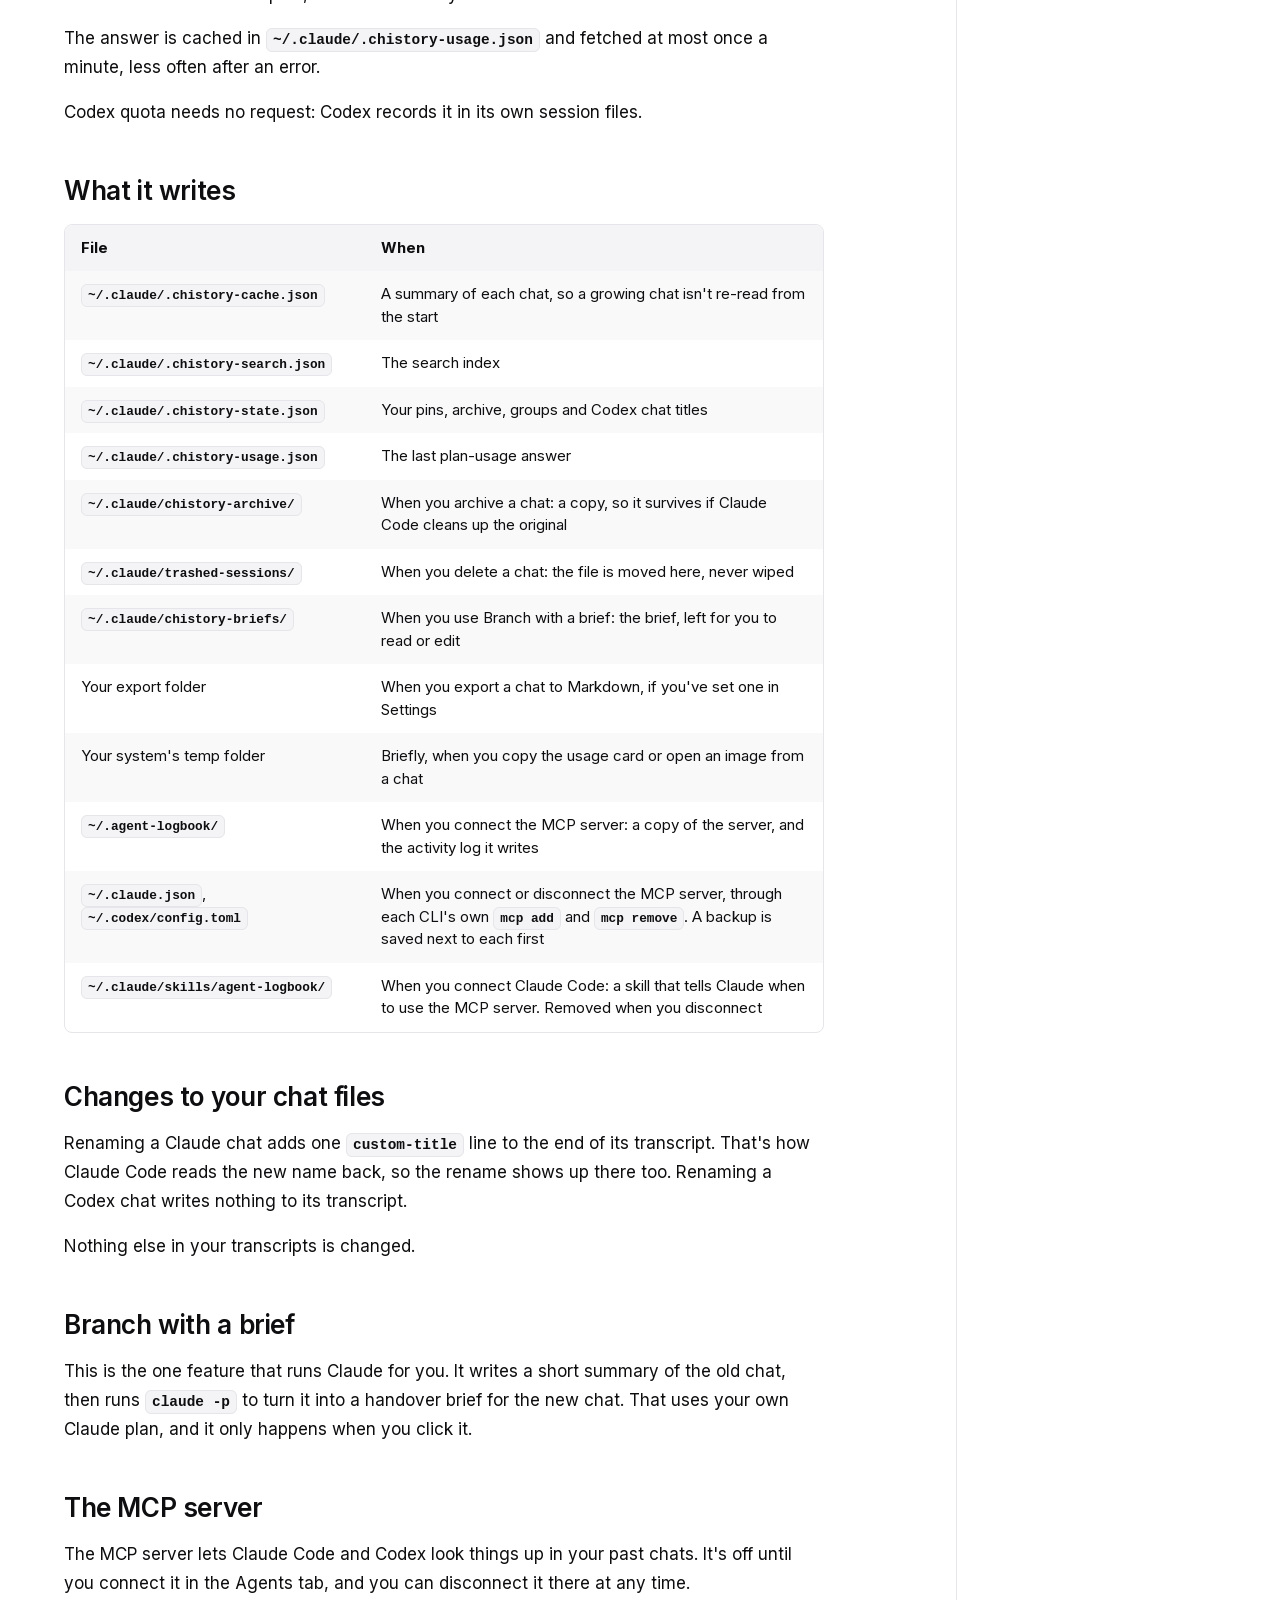
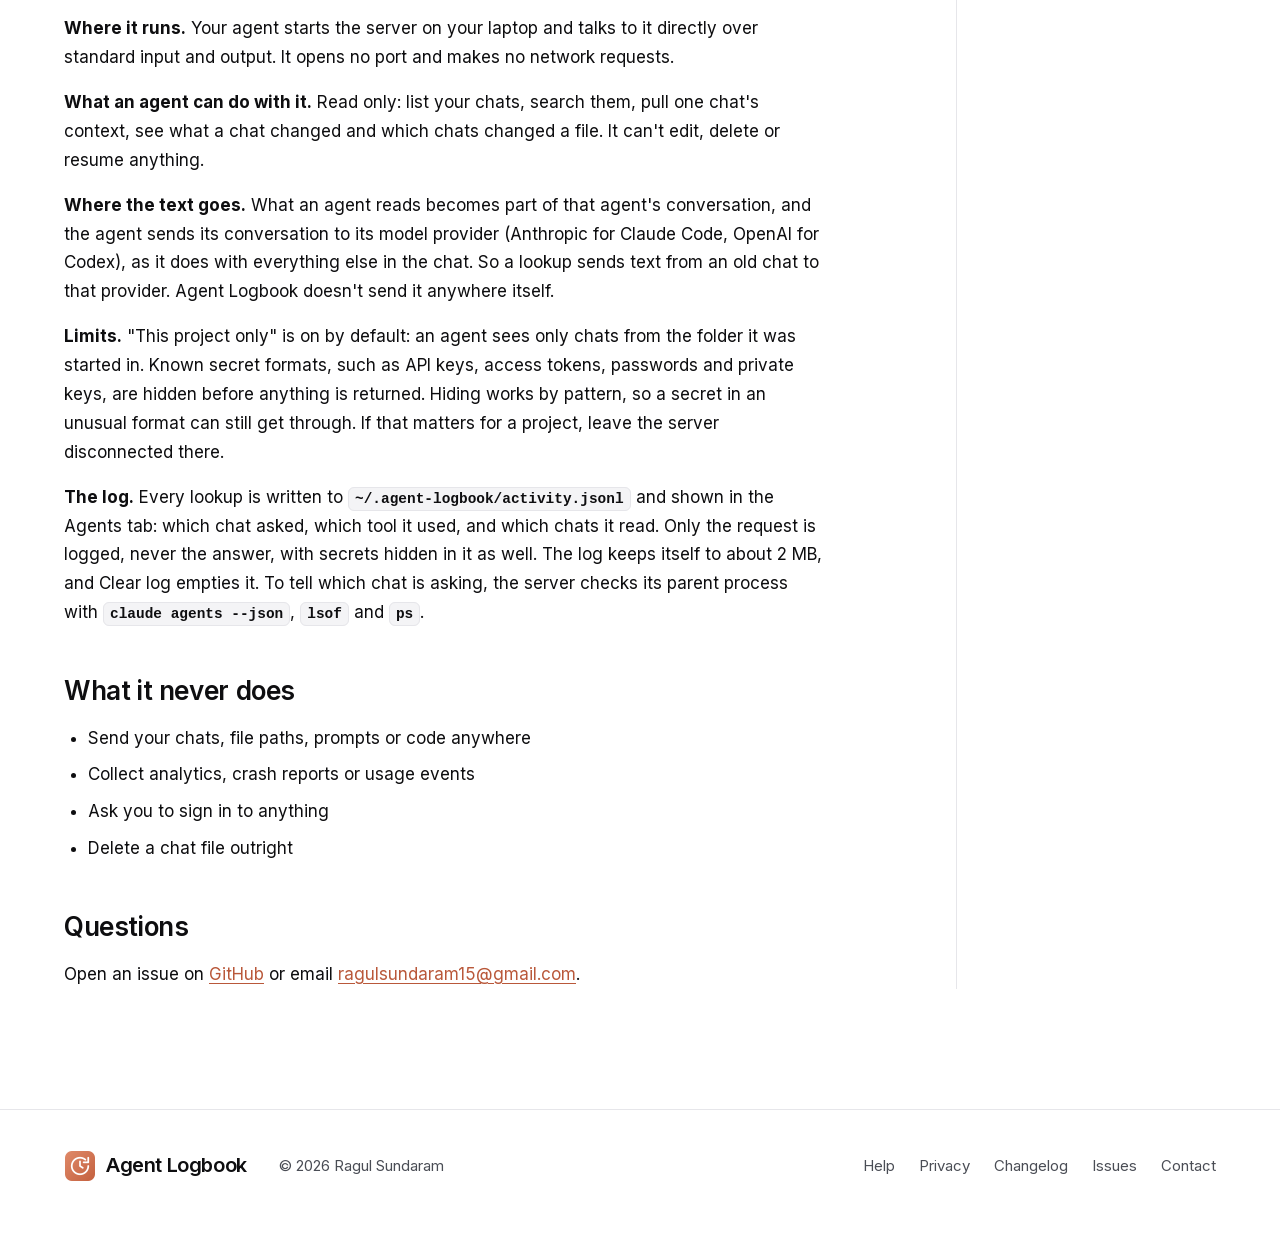
<file: privacy.html>
<!doctype html>
<html lang="en">
<head>
  <meta charset="utf-8">
  <meta name="viewport" content="width=device-width, initial-scale=1">
  <title>Agent Logbook Privacy: what it reads and writes</title>
  <meta name="description" content="Every file Agent Logbook reads and writes, the one network request it makes, and what it never does.">
  <link rel="canonical" href="https://ragulsundaram.github.io/agent-logbook-site/privacy">
  <link rel="icon" href="icon.png">
  <link rel="preload" href="fonts/inter-latin.woff2" as="font" type="font/woff2" crossorigin>
  <link rel="preload" href="fonts/inter-tight-latin.woff2" as="font" type="font/woff2" crossorigin>
  <link rel="stylesheet" href="site.css">
  <link rel="stylesheet" href="article.css">
</head>
<body>

<header class="nav" id="nav">
  <div class="wrap">
    <a class="brand" href="./"><img src="icon.png" alt="">Agent Logbook</a>
    <nav class="nav-links" aria-label="Main">
      <a href="./#what">What it does</a>
      <a href="./#how">How it works</a>
      <a href="./#live">Live chats</a>
      <a href="./#features">Features</a>
      <a href="changelog">Changelog</a>
      <a href="./#faq">Help</a>
    </nav>
    <div class="get-menu">
      <button class="btn solid sm" type="button" aria-haspopup="true" aria-expanded="false" aria-controls="get-menu-list">Get it free<svg class="chev" viewBox="0 0 24 24" aria-hidden="true"><path d="M6 9l6 6 6-6"/></svg></button>
      <div class="get-menu-list" id="get-menu-list" role="menu" hidden>
        <a role="menuitem" href="https://marketplace.visualstudio.com/items?itemName=ragulsundaram.agent-logbook" target="_blank" rel="noopener"><img src="images/logos/vscode.svg" alt="" width="24" height="24"><span><strong>VS Code</strong><small>Visual Studio Marketplace</small></span></a>
        <a role="menuitem" href="https://open-vsx.org/extension/ragulsundaram/agent-logbook" target="_blank" rel="noopener"><img class="mono" src="images/logos/cursor.svg" alt="" width="24" height="24"><span><strong>Cursor, Windsurf, VSCodium</strong><small>Open VSX</small></span></a>
      </div>
    </div>
  </div>
</header>

<div class="article-shell">
  <main class="article">
    <nav class="crumbs" aria-label="Breadcrumb">
      <a href="./">Agent Logbook</a><span class="sep">→</span><a class="here" href="privacy" aria-current="page">Privacy</a>
    </nav>
    <h1>What Agent Logbook reads and writes</h1>
    <div class="byline"><span>Last updated: October 22, 2026</span><span>Version 1.5.0</span></div>
    <p class="lede">It's worth being explicit, because a couple of these would look alarming if you found them rather than read them here.</p>

    <details class="toc-mobile"><summary>On this page</summary><ol></ol></details>

    <div class="prose">
      <h2 id="short">The short version</h2>
      <ul>
        <li>Your chats are read from files on your laptop and are never uploaded.</li>
        <li>There's no account, no server of its own, and no analytics or telemetry.</li>
        <li>It makes one request on its own: your plan usage from Anthropic, the same request Claude Code makes.</li>
        <li>It writes its own cache and settings under <code>~/.claude</code>. It changes your chat files only when you rename one.</li>
        <li>The MCP server is off until you connect it. Once it's on, an agent can read your past chats, and what it reads goes to that agent's model like the rest of its conversation.</li>
      </ul>

      <h2 id="reads">What it reads</h2>
      <div class="table-wrap"><table>
        <thead><tr><th>What</th><th>Where</th><th>Why</th></tr></thead>
        <tbody>
          <tr><td>Claude Code transcripts</td><td><code>~/.claude/projects</code></td><td>The chat list, reading a chat, search, cost</td></tr>
          <tr><td>Claude sub-agent transcripts</td><td>Next to each chat, in <code>subagents/</code></td><td>Agent cards and threads; their tokens count toward the chat's cost</td></tr>
          <tr><td>Codex sessions</td><td><code>~/.codex/sessions</code></td><td>Codex chats and Codex quota, which is recorded inside each session</td></tr>
          <tr><td>Memory notes and instructions</td><td><code>~/.claude/**/memory</code>, <code>~/.codex/memories</code>, <code>~/.claude/CLAUDE.md</code>, <code>~/.codex/AGENTS.md</code></td><td>The Memory tab</td></tr>
          <tr><td>Which chats are running</td><td>The Claude CLI's own list (<code>claude agents --json</code>) and the process list</td><td>Live dots, the live board, memory and CPU per chat</td></tr>
          <tr><td>The MCP activity log</td><td><code>~/.agent-logbook/activity.jsonl</code></td><td>The Agents tab: which chat looked up what</td></tr>
          <tr><td>Your Claude login token</td><td>The macOS Keychain, or <code>~/.claude/.credentials.json</code> on Linux and Windows</td><td>Only to ask for your plan usage (next section)</td></tr>
        </tbody>
      </table></div>

      <h2 id="network">The one network request</h2>
      <p>To draw the quota bars, Agent Logbook asks Anthropic (<code>api.anthropic.com</code>) for your current plan usage. It's the same request Claude Code makes, with the token Claude Code already stored. The token isn't copied, saved or sent anywhere else.</p>
      <p>The answer is cached in <code>~/.claude/.chistory-usage.json</code> and fetched at most once a minute, less often after an error.</p>
      <p>Codex quota needs no request: Codex records it in its own session files.</p>

      <h2 id="writes">What it writes</h2>
      <div class="table-wrap"><table>
        <thead><tr><th>File</th><th>When</th></tr></thead>
        <tbody>
          <tr><td><code>~/.claude/.chistory-cache.json</code></td><td>A summary of each chat, so a growing chat isn't re-read from the start</td></tr>
          <tr><td><code>~/.claude/.chistory-search.json</code></td><td>The search index</td></tr>
          <tr><td><code>~/.claude/.chistory-state.json</code></td><td>Your pins, archive, groups and Codex chat titles</td></tr>
          <tr><td><code>~/.claude/.chistory-usage.json</code></td><td>The last plan-usage answer</td></tr>
          <tr><td><code>~/.claude/chistory-archive/</code></td><td>When you archive a chat: a copy, so it survives if Claude Code cleans up the original</td></tr>
          <tr><td><code>~/.claude/trashed-sessions/</code></td><td>When you delete a chat: the file is moved here, never wiped</td></tr>
          <tr><td><code>~/.claude/chistory-briefs/</code></td><td>When you use Branch with a brief: the brief, left for you to read or edit</td></tr>
          <tr><td>Your export folder</td><td>When you export a chat to Markdown, if you've set one in Settings</td></tr>
          <tr><td>Your system's temp folder</td><td>Briefly, when you copy the usage card or open an image from a chat</td></tr>
          <tr><td><code>~/.agent-logbook/</code></td><td>When you connect the MCP server: a copy of the server, and the activity log it writes</td></tr>
          <tr><td><code>~/.claude.json</code>, <code>~/.codex/config.toml</code></td><td>When you connect or disconnect the MCP server, through each CLI's own <code>mcp add</code> and <code>mcp remove</code>. A backup is saved next to each first</td></tr>
          <tr><td><code>~/.claude/skills/agent-logbook/</code></td><td>When you connect Claude Code: a skill that tells Claude when to use the MCP server. Removed when you disconnect</td></tr>
        </tbody>
      </table></div>

      <h2 id="chat-files">Changes to your chat files</h2>
      <p>Renaming a Claude chat adds one <code>custom-title</code> line to the end of its transcript. That's how Claude Code reads the new name back, so the rename shows up there too. Renaming a Codex chat writes nothing to its transcript.</p>
      <p>Nothing else in your transcripts is changed.</p>

      <h2 id="brief">Branch with a brief</h2>
      <p>This is the one feature that runs Claude for you. It writes a short summary of the old chat, then runs <code>claude -p</code> to turn it into a handover brief for the new chat. That uses your own Claude plan, and it only happens when you click it.</p>

      <h2 id="mcp">The MCP server</h2>
      <p>The MCP server lets Claude Code and Codex look things up in your past chats. It's off until you connect it in the Agents tab, and you can disconnect it there at any time.</p>
      <p><strong>Where it runs.</strong> Your agent starts the server on your laptop and talks to it directly over standard input and output. It opens no port and makes no network requests.</p>
      <p><strong>What an agent can do with it.</strong> Read only: list your chats, search them, pull one chat's context, see what a chat changed and which chats changed a file. It can't edit, delete or resume anything.</p>
      <p><strong>Where the text goes.</strong> What an agent reads becomes part of that agent's conversation, and the agent sends its conversation to its model provider (Anthropic for Claude Code, OpenAI for Codex), as it does with everything else in the chat. So a lookup sends text from an old chat to that provider. Agent Logbook doesn't send it anywhere itself.</p>
      <p><strong>Limits.</strong> "This project only" is on by default: an agent sees only chats from the folder it was started in. Known secret formats, such as API keys, access tokens, passwords and private keys, are hidden before anything is returned. Hiding works by pattern, so a secret in an unusual format can still get through. If that matters for a project, leave the server disconnected there.</p>
      <p><strong>The log.</strong> Every lookup is written to <code>~/.agent-logbook/activity.jsonl</code> and shown in the Agents tab: which chat asked, which tool it used, and which chats it read. Only the request is logged, never the answer, with secrets hidden in it as well. The log keeps itself to about 2 MB, and Clear log empties it. To tell which chat is asking, the server checks its parent process with <code>claude agents --json</code>, <code>lsof</code> and <code>ps</code>.</p>

      <h2 id="never">What it never does</h2>
      <ul>
        <li>Send your chats, file paths, prompts or code anywhere</li>
        <li>Collect analytics, crash reports or usage events</li>
        <li>Ask you to sign in to anything</li>
        <li>Delete a chat file outright</li>
      </ul>

      <h2 id="contact">Questions</h2>
      <p>Open an issue on <a href="https://github.com/Ragulsundaram/agent-logbook/issues" target="_blank" rel="noopener">GitHub</a> or email <a href="mailto:ragulsundaram15@gmail.com">ragulsundaram15@gmail.com</a>.</p>
    </div>
  </main>
  <aside>
    <nav class="toc" aria-label="On this page">
      <header><svg viewBox="0 0 24 24" aria-hidden="true"><path d="M4 6h16M4 12h16M4 18h10"/></svg>On this page</header>
      <ol></ol>
    </nav>
  </aside>
</div>

<footer class="site">
  <div class="wrap">
    <a class="brand" href="./"><img src="icon.png" alt="">Agent Logbook</a>
    <span>© 2026 Ragul Sundaram</span>
    <nav aria-label="Footer">
      <a href="./#faq">Help</a>
      <a href="privacy">Privacy</a>
      <a href="changelog">Changelog</a>
      <a href="https://github.com/Ragulsundaram/agent-logbook/issues" target="_blank" rel="noopener">Issues</a>
      <a href="mailto:ragulsundaram15@gmail.com">Contact</a>
    </nav>
  </div>
</footer>

<script>
  // Sticky nav border once the page scrolls.
  const nav = document.getElementById('nav');
  const onScroll = () => nav.classList.toggle('scrolled', window.scrollY > 8);
  window.addEventListener('scroll', onScroll, { passive: true });
  onScroll();

  // Build both tables of contents from the h2s, and mark the section being read.
  const heads = [...document.querySelectorAll('.prose h2[id]')];
  document.querySelectorAll('.toc ol, .toc-mobile ol').forEach((ol) => {
    ol.innerHTML = heads.map((h) => `<li><a href="#${h.id}">${h.textContent}</a></li>`).join('');
  });
  const links = [...document.querySelectorAll('.toc a')];
  // A clicked TOC link stays highlighted until the reader scrolls again by hand.
  let pinned = -1;
  links.forEach((a, i) => a.addEventListener('click', () => { pinned = i; }));
  ['wheel', 'touchstart', 'keydown'].forEach((t) => window.addEventListener(t, () => { pinned = -1; }, { passive: true }));
  const spy = () => {
    // Each heading switches on once it scrolls past a line a third of the way down the screen.
    // Short sections at the end can never get that far, so those headings share the last stretch of scrolling evenly.
    const line = Math.max(140, window.innerHeight * 0.3);
    const maxScroll = document.documentElement.scrollHeight - window.innerHeight;
    const at = heads.map((h) => h.getBoundingClientRect().top + window.scrollY - line);
    const firstStuck = at.findIndex((a) => a > maxScroll - 1);
    if (firstStuck >= 0) {
      const from = firstStuck > 0 ? Math.min(at[firstStuck - 1], maxScroll) : 0;
      const n = at.length - firstStuck;
      for (let j = firstStuck; j < at.length; j++) at[j] = from + (maxScroll - from) * (j - firstStuck + 1) / n - 1;
    }
    let current = 0;
    at.forEach((a, i) => { if (window.scrollY >= a) current = i; });
    if (pinned >= 0) current = pinned;
    links.forEach((a, i) => a.classList.toggle('active', i === current));
  };
  window.addEventListener('scroll', spy, { passive: true });
  spy();
</script>
<script src="get-menu.js"></script>
</body>
</html>
</file>
<file: site.css>
/* Agent Logbook site. Built on the web design system; the palette comes from the extension's own clay, amber, sage and Codex blue. */
/* Self-hosted Inter and Inter Tight (variable, latin subset), so text doesn't wait on a third-party stylesheet. */
@font-face { font-family: "Inter"; font-style: normal; font-weight: 100 900; font-display: swap; src: url("fonts/inter-latin.woff2") format("woff2"); unicode-range: U+0000-00FF, U+0131, U+0152-0153, U+02BB-02BC, U+02C6, U+02DA, U+02DC, U+0304, U+0308, U+0329, U+2000-206F, U+20AC, U+2122, U+2191, U+2193, U+2212, U+2215, U+FEFF, U+FFFD; }
@font-face { font-family: "Inter Tight"; font-style: normal; font-weight: 100 900; font-display: swap; src: url("fonts/inter-tight-latin.woff2") format("woff2"); unicode-range: U+0000-00FF, U+0131, U+0152-0153, U+02BB-02BC, U+02C6, U+02DA, U+02DC, U+0304, U+0308, U+0329, U+2000-206F, U+20AC, U+2122, U+2191, U+2193, U+2212, U+2215, U+FEFF, U+FFFD; }
:root {
  --bg: #ffffff;
  --ink: #0e0e10;
  --ink-2: #4a4d55;
  --line: #e6e6ea;
  --soft: #f4f4f6;
  /* Accents: the extension's palette (media/style.css) */
  --accent-1: #d97757;      /* clay: the logo, focus ring, closer */
  --accent-1-ink: #b9583a;
  --accent-2: #e0a33e;      /* amber: quota warnings */
  --accent-2-ink: #a8720f;
  --accent-3: #7a9dff;      /* Codex blue, matching its own mark */
  --accent-3-ink: #4a6ee0;
  --accent-4: #7fb069;      /* sage: waiting for you, ticks */
  --accent-4-ink: #4f8a3a;
  --accent-5: #b98bd9;      /* violet: cache expiry */
  --accent-5-ink: #8f5cb8;
  --loss: #d9605a;          /* removed lines, a limit about to bite */
  --tint-1: #fbe4da; --tint-2: #fbedcf; --tint-3: #e2e9ff; --tint-4: #e3f0db; --tint-5: #f1e6f9;
  --on-tint: #0e0e10;
  --btn-bg: #0e0e10;
  --btn-ink: #ffffff;
  --font-body: "Inter", -apple-system, BlinkMacSystemFont, "Segoe UI", sans-serif;
  --font-display: "Inter Tight", "Inter", sans-serif;
  --font-mono: ui-monospace, SFMono-Regular, Menlo, monospace;
  --radius-xl: 32px;
  --radius-lg: 20px;
  --radius-md: 12px;
  --ease: cubic-bezier(0.4, 0, 0.2, 1);
}

@media (prefers-color-scheme: dark) {
  :root:not([data-theme="light"]) {
    --bg: #0c0c0e;
    --ink: #f3f3f5;
    --ink-2: #a8abb4;
    --line: #26272c;
    --soft: #17171a;
    /* On a dark page the text shades of the accents are the accents themselves */
    --accent-1-ink: #e38b6d;
    --accent-2-ink: #e8b25a;
    --accent-3-ink: #8eacff;
    --accent-4-ink: #93c27d;
    --accent-5-ink: #c9a2e6;
    --tint-1: #3a2018; --tint-2: #382a10; --tint-3: #1b2547; --tint-4: #1c2e16; --tint-5: #2d2140;
    --on-tint: #f3f3f5;
    --btn-bg: #f3f3f5;
    --btn-ink: #0e0e10;
  }
}

* { box-sizing: border-box; }
html { scroll-behavior: smooth; }
body {
  margin: 0;
  background: var(--bg);
  color: var(--ink);
  font: 17px/1.55 var(--font-body);
  -webkit-font-smoothing: antialiased;
  overflow-x: hidden;
}
img { max-width: 100%; display: block; }
a { color: inherit; }
:focus-visible { outline: 3px solid var(--accent-1); outline-offset: 3px; border-radius: 6px; }
[id] { scroll-margin-top: 96px; }

.wrap { max-width: 1200px; margin: 0 auto; padding: 0 24px; }

/* ---------- Nav ---------- */
.nav {
  position: sticky; top: 0; z-index: 20;
  background: color-mix(in srgb, var(--bg) 88%, transparent);
  backdrop-filter: saturate(1.4) blur(12px);
  -webkit-backdrop-filter: saturate(1.4) blur(12px);
  border-bottom: 1px solid transparent;
}
.nav.scrolled { border-bottom-color: var(--line); }
.nav .wrap { display: flex; align-items: center; gap: 32px; height: 68px; }
.brand { display: flex; align-items: center; gap: 10px; font-weight: 600; font-size: 20px; text-decoration: none; letter-spacing: -0.02em; white-space: nowrap; }
.brand img { width: 32px; height: 32px; border-radius: 8px; }
.nav-links { display: flex; gap: 28px; margin-right: auto; }
.nav-links a { text-decoration: none; font-size: 15px; font-weight: 500; color: var(--ink-2); transition: color .15s var(--ease); }
.nav-links a:hover, .nav-links a[aria-current="page"] { color: var(--ink); }

.btn {
  display: inline-flex; align-items: center; justify-content: center; gap: 8px;
  height: 48px; padding: 0 22px; border-radius: 999px;
  font-family: inherit; font-weight: 600; font-size: 16px; line-height: 1; text-decoration: none; cursor: pointer;
  border: 1.5px solid var(--ink); background: transparent; color: var(--ink);
  transition: transform .15s var(--ease), background .15s var(--ease), color .15s var(--ease);
}
.btn:hover { transform: translateY(-1px); }
.btn:active { transform: translateY(0); }
.btn.solid { background: var(--btn-bg); color: var(--btn-ink); border-color: var(--btn-bg); }
.btn.sm { height: 40px; padding: 0 18px; font-size: 15px; }
.btn svg { width: 18px; height: 18px; flex: none; }

/* Get it dropdown: pick a store without leaving the page */
.get-menu { position: relative; margin-left: auto; }
.get-menu .chev { width: 16px; height: 16px; margin-right: -4px; fill: none; stroke: currentColor; stroke-width: 2.5; stroke-linecap: round; stroke-linejoin: round; transition: transform .2s var(--ease); }
.get-menu button[aria-expanded="true"] .chev { transform: rotate(180deg); }
.get-menu-list {
  position: absolute; right: 0; top: calc(100% + 8px); width: 290px; padding: 6px; z-index: 30;
  background: var(--bg); border: 1px solid var(--line); border-radius: 12px;
  box-shadow: 0 18px 40px -14px rgba(14, 14, 16, .35);
  animation: menu-in .15s var(--ease);
}
.get-menu-list[hidden] { display: none; }
@keyframes menu-in { from { opacity: 0; transform: translateY(-4px); } }
.get-menu-list a { display: flex; align-items: center; gap: 12px; padding: 10px 12px; border-radius: 8px; text-decoration: none; }
.get-menu-list a:hover, .get-menu-list a:focus-visible { background: var(--soft); outline: none; }
.get-menu-list img { width: 24px; height: 24px; flex: none; }
.get-menu-list span { display: grid; line-height: 1.3; }
.get-menu-list strong { font-size: 15px; font-weight: 600; color: var(--ink); }
.get-menu-list small { font-size: 13px; color: var(--ink-2); }

/* Single-colour third-party marks are black; they flip to white on a dark page */
@media (prefers-color-scheme: dark) {
  :root:not([data-theme="light"]) img.mono { filter: invert(1); }
}

/* ---------- Hero ---------- */
.hero { padding: 72px 0 40px; text-align: center; }
.eyebrow {
  display: inline-flex; align-items: center; gap: 8px;
  font: 500 13px/1.4 var(--font-mono); color: var(--ink-2); margin-bottom: 28px;
}
.eyebrow i { width: 6px; height: 6px; border-radius: 50%; background: var(--accent-4); }
h1, h2, h3 { font-family: var(--font-display); letter-spacing: -0.025em; margin: 0; font-weight: 500; }
h1, h2 { font-weight: 600; }
.hero h1 {
  font-size: clamp(44px, 8vw, 96px); line-height: 1; font-weight: 600;
  white-space: nowrap; margin: 0 auto;
}
/* The highlighted word sits in the same box the chat list draws round a selected chat */
.hero h1 .hl { position: relative; white-space: nowrap; }
.hero h1 .hl::after {
  content: ""; position: absolute; inset: 4% -2% 2%; z-index: -1;
  border: 2px solid var(--accent-1); background: color-mix(in srgb, var(--accent-1) 12%, transparent);
}
.hero .lede { font-size: clamp(18px, 2.2vw, 22px); color: var(--ink-2); max-width: 760px; text-wrap: balance; margin: 28px auto 36px; }
.cta-row { display: flex; gap: 12px; justify-content: center; flex-wrap: wrap; }
.platforms { margin-top: 18px; font-size: 14px; color: var(--ink-2); }

/* Hero stage: an editor window with the Agent Logbook panel you can click through */
.stage { position: relative; margin: 64px auto 0; max-width: 1080px; }
.ed {
  border-radius: 16px; border: 1px solid var(--line); background: var(--soft);
  box-shadow: 0 40px 100px -40px rgba(20, 20, 40, .45), 0 0 0 1px color-mix(in srgb, var(--ink) 4%, transparent);
  overflow: hidden; text-align: left; font-size: 13px;
}
.ed svg { fill: none; stroke: currentColor; stroke-width: 2; stroke-linecap: round; stroke-linejoin: round; }
.ed-top { position: relative; display: flex; align-items: center; height: 38px; padding: 0 14px; border-bottom: 1px solid var(--line); }
.ed-dots { display: flex; gap: 7px; }
.ed-dots i { width: 11px; height: 11px; border-radius: 50%; }
.ed-dots i:nth-child(1) { background: #ff5f57; } .ed-dots i:nth-child(2) { background: #febc2e; } .ed-dots i:nth-child(3) { background: #28c840; }
.mnav { display: none; margin-left: auto; gap: 2px; padding: 2px; border-radius: 999px; background: var(--bg); border: 1px solid var(--line); }
.mnav span { padding: 2px 9px; border-radius: 999px; font-size: 11px; font-weight: 600; color: var(--ink-2); transition: background .3s var(--ease), color .3s var(--ease); }
.mnav span.on { background: var(--accent-1); color: #fff; }
.ed-title { position: absolute; left: 50%; transform: translateX(-50%); font-size: 12px; font-weight: 500; color: var(--ink-2); white-space: nowrap; }
.ed-body { position: relative; display: grid; grid-template-columns: 48px 300px minmax(0, 1fr); height: 580px; background: var(--bg); contain: layout; }

.ed-act { display: flex; flex-direction: column; align-items: center; gap: 6px; padding: 10px 0; border-right: 1px solid var(--line); background: var(--soft); color: color-mix(in srgb, var(--ink-2) 70%, transparent); }
.ed-act span { position: relative; width: 48px; height: 40px; display: grid; place-items: center; }
.ed-act svg { width: 20px; height: 20px; stroke-width: 1.8; }
.ed-act span.on { color: var(--ink); }
.ed-act span.on::before { content: ""; position: absolute; left: 0; top: 8px; bottom: 8px; width: 2px; background: var(--accent-1); }

/* The Agent Logbook panel, drawn after media/body.html and media/style.css. demo.js makes all of it work. */
.ed .ic { width: 15px; height: 15px; flex: none; fill: none; stroke: currentColor; stroke-width: 1.8; stroke-linecap: round; stroke-linejoin: round; }
.ed .ic.fill { fill: currentColor; stroke: none; }
.ed .ic.spark { color: var(--accent-1); }
:where(.ed) button { font: inherit; color: inherit; cursor: pointer; }
.codex-mark { display: inline-block; flex: none; width: 13px; height: 13px; border-radius: 4px; background: linear-gradient(180deg, #b1a7ff, #7a9dff 50%, #3941ff); }
.lnk { padding: 0; border: 0; background: none; color: var(--accent-1-ink) !important; font-weight: 600; text-decoration: underline; text-underline-offset: 2px; }
.lb ::-webkit-scrollbar, .pane::-webkit-scrollbar { width: 8px; }
.lb ::-webkit-scrollbar-thumb, .pane::-webkit-scrollbar-thumb { background: color-mix(in srgb, var(--ink) 14%, transparent); border-radius: 4px; }

.lb { display: flex; flex-direction: column; gap: 10px; min-width: 0; min-height: 0; padding: 12px 10px 0; border-right: 1px solid var(--line); background: color-mix(in srgb, var(--soft) 55%, var(--bg)); overflow: hidden; }
.lb-head { display: flex; align-items: center; justify-content: space-between; padding: 0 4px; font-size: 11px; font-weight: 700; letter-spacing: .06em; text-transform: uppercase; color: var(--ink-2); }
.lb-ib { display: inline-grid; place-items: center; width: 26px; height: 26px; padding: 0; border: 0; border-radius: 6px; background: none; color: var(--ink-2) !important; transition: background .15s var(--ease), color .15s var(--ease); }
.lb-ib:hover, .lb-ib.hov { background: color-mix(in srgb, var(--ink) 8%, transparent); color: var(--ink) !important; }
.lb-ib:disabled { opacity: .35; cursor: default; background: none; }
.lb-ib[hidden] { display: none; }
.lb-ib.spin .ic { animation: turn .6s var(--ease); }
@keyframes turn { to { transform: rotate(360deg); } }
.q { display: grid; gap: 6px; padding: 0 4px; }
.q-row { display: grid; grid-template-columns: 52px minmax(0, 1fr) 30px; align-items: center; gap: 8px; font-size: 11px; color: var(--ink-2); }
.q-row b { font-weight: 600; white-space: nowrap; overflow: hidden; text-overflow: ellipsis; }
.q-row em { font-style: normal; text-align: right; font-variant-numeric: tabular-nums; }
.q-bar { height: 5px; border-radius: 3px; background: var(--line); overflow: hidden; }
.q-bar i { display: block; height: 100%; border-radius: 3px; background: var(--accent-1); transition: width .4s var(--ease), background .2s; }
.q-row.flag em { color: var(--accent-2-ink); font-weight: 600; }
.q-nudge { display: flex; align-items: center; gap: 6px; padding: 0 4px; font-size: 11.5px; color: var(--accent-2-ink); font-weight: 500; }
.q-nudge[hidden] { display: none; }
.q-nudge span { flex: 1; }
.q-nudge .ic { width: 12px; height: 12px; }
.q-x { display: grid; place-items: center; width: 18px; height: 18px; padding: 0; border: 0; border-radius: 4px; background: none; color: var(--ink-2) !important; }
.q-x:hover { background: color-mix(in srgb, var(--ink) 8%, transparent); }
.lb-tabs { display: flex; align-items: center; gap: 2px; padding: 0 2px 2px; border-bottom: 1px solid var(--line); }
.lb-tab { display: grid; place-items: center; width: 30px; height: 28px; padding: 0; border: 0; border-bottom: 2px solid transparent; margin-bottom: -3px; background: none; color: var(--ink-2) !important; }
.lb-tab:hover, .lb-tab.hov { color: var(--ink) !important; }
.lb-tab.on { color: var(--ink) !important; border-bottom-color: var(--accent-1); }
.lb-gap { flex: 1; }
.lb-view { display: none; flex: 1; min-height: 0; flex-direction: column; gap: 10px; overflow-y: auto; padding-bottom: 14px; margin: 0 -6px; padding-inline: 6px; }
.lb-view.on { display: flex; }
.lb-search { flex: 1; display: flex; align-items: center; gap: 8px; height: 32px; padding: 0 10px; border: 1px solid var(--line); border-radius: 8px; background: var(--bg); color: var(--ink-2); }
.lb-search input { flex: 1; min-width: 0; border: 0; background: transparent; color: var(--ink); font: inherit; font-size: 12.5px; outline: none; }
.lb-search input::placeholder { color: var(--ink-2); }
.lb-search:focus-within { border-color: var(--accent-1); }
.findrow { display: flex; gap: 6px; }
.srcbtn { display: grid; place-items: center; width: 32px; height: 32px; padding: 0; border: 1px solid var(--line); border-radius: 8px; background: var(--bg); color: var(--ink-2) !important; }
.chips { display: flex; flex-wrap: wrap; gap: 6px; }
.chip { padding: 3px 10px; border: 1px solid var(--line); border-radius: 999px; background: var(--bg); font-size: 11.5px; font-weight: 600; color: var(--ink-2); }
.chip.on { background: var(--ink); border-color: var(--ink); color: var(--bg) !important; }
.leftover { display: flex; align-items: center; gap: 8px; padding: 8px 10px; border-radius: 8px; font-size: 11.5px; color: var(--ink-2); background: color-mix(in srgb, var(--accent-2) 12%, var(--bg)); border: 1px solid color-mix(in srgb, var(--accent-2) 35%, var(--line)); }
.leftover span { flex: 1; } .leftover b { color: var(--ink); font-family: var(--font-mono); font-size: 11px; }
.lb-list { display: grid; gap: 2px; align-content: start; }
.lb-group { display: flex; align-items: center; gap: 4px; width: 100%; padding: 8px 4px 4px; border: 0; background: none; font-size: 11px; font-weight: 600; color: var(--ink-2) !important; text-align: left; }
.lb-group span:first-of-type { flex: 1; }
.lb-group .chev { width: 11px; height: 11px; transition: transform .15s var(--ease); }
.lb-group[aria-expanded="true"] .chev { transform: rotate(90deg); }
.lb-group.static .chev { width: 12px; height: 12px; }
.lb-row { position: relative; display: flex; align-items: center; border-radius: 6px; transition: background .15s var(--ease); }
.lb-row:hover, .lb-row:has(.hov) { background: color-mix(in srgb, var(--ink) 6%, var(--soft)); }
.lb-row.on { background: color-mix(in srgb, var(--accent-1) 14%, transparent); }
.lb-row.archived { opacity: .6; }
.lb-open { flex: 1; min-width: 0; display: grid; grid-template-columns: 8px minmax(0, 1fr) auto; align-items: center; gap: 8px; padding: 6px 8px; border: 0; background: none; font-size: 12.5px; text-align: left; color: var(--ink-2) !important; }
.lb-row:hover .lb-open, .lb-row.on .lb-open { color: var(--ink) !important; }
.lb-open strong { display: flex; align-items: center; gap: 5px; min-width: 0; font-weight: 500; }
.lb-open .t { overflow: hidden; text-overflow: ellipsis; white-space: nowrap; }
.lb-open .pin { width: 11px; height: 11px; color: var(--accent-1); }
.lb-open small { font-size: 11px; color: var(--ink-2); font-variant-numeric: tabular-nums; white-space: nowrap; }
.lb-open .res { color: var(--accent-4-ink); }
.lb-open .src { padding: 1px 5px; border-radius: 4px; font: 700 9.5px/1.3 var(--font-mono); color: var(--accent-3-ink); background: color-mix(in srgb, var(--accent-3) 16%, transparent); }
.lb-more { display: grid; place-items: center; width: 24px; height: 24px; margin-right: 2px; padding: 0; border: 0; border-radius: 5px; background: none; color: var(--ink-2) !important; opacity: 0; }
.lb-row:hover .lb-more, .lb-more:focus-visible, .lb-row.on .lb-more { opacity: 1; }
.lb-more:hover { background: color-mix(in srgb, var(--ink) 10%, transparent); }
@media (hover: none) { .lb-more { opacity: 1; } }
.lb-row .rename { grid-column: 2 / 4; width: 100%; height: 22px; padding: 0 6px; border: 1px solid var(--accent-1); border-radius: 4px; background: var(--bg); color: var(--ink); font: inherit; font-size: 12.5px; }
.lb-note { margin: 0; padding: 2px 8px 4px 24px; font-size: 11px; color: var(--ink-2); }
.lb-empty { margin: 0; padding: 12px 8px; font-size: 12px; color: var(--ink-2); }
.lb-meta { margin: 0; font-size: 11.5px; color: var(--ink-2); }
.dot { position: relative; width: 8px; height: 8px; border-radius: 50%; }
.dot.busy { background: var(--accent-1); }
.dot.busy::after { content: ""; position: absolute; inset: -3px; border-radius: 50%; border: 1.5px solid var(--accent-1); animation: pulse 1.6s ease-out infinite; }
.dot.wait { background: var(--accent-4); }

/* Card tab */
.seg { display: flex; padding: 2px; gap: 2px; border: 1px solid var(--line); border-radius: 8px; background: var(--bg); align-self: flex-start; }
.seg button { padding: 4px 10px; border: 0; border-radius: 6px; background: none; font-size: 11.5px; font-weight: 600; color: var(--ink-2) !important; }
.seg button.on { background: var(--soft); color: var(--ink) !important; box-shadow: inset 0 0 0 1px var(--line); }
.preview img { width: 100%; aspect-ratio: 16 / 9; border-radius: 8px; background: #1b1411; box-shadow: 0 10px 24px -14px rgba(0,0,0,.6); }
.opth { margin: 4px 0 0; font-size: 11px; font-weight: 700; letter-spacing: .06em; text-transform: uppercase; color: var(--ink-2); }
.opts { display: grid; border: 1px solid var(--line); border-radius: 8px; background: var(--bg); }
.opt { position: relative; display: grid; grid-template-columns: minmax(0, 1fr) auto; column-gap: 10px; padding: 8px 10px; cursor: pointer; }
.opt + .opt { border-top: 1px solid var(--line); }
.opt .oname { font-size: 12px; font-weight: 600; }
.opt em { grid-column: 1; font-style: normal; font-size: 11px; color: var(--ink-2); }
.opt input[type="checkbox"] { position: absolute; opacity: 0; }
.opt .sw { grid-column: 2; grid-row: 1 / span 2; align-self: center; position: relative; width: 28px; height: 16px; border-radius: 8px; background: var(--line); transition: background .15s; }
.opt .sw::after { content: ""; position: absolute; top: 2px; left: 2px; width: 12px; height: 12px; border-radius: 50%; background: #fff; box-shadow: 0 1px 2px rgba(0,0,0,.3); transition: left .15s var(--ease); }
.opt input:checked + .sw { background: var(--accent-1); }
.opt input:checked + .sw::after { left: 14px; }
.opt input:focus-visible + .sw { outline: 2px solid var(--accent-1); outline-offset: 2px; }
.opt.num input, .opt.num select { grid-column: 2; grid-row: 1 / span 2; align-self: center; width: 76px; height: 26px; padding: 0 6px; border: 1px solid var(--line); border-radius: 6px; background: var(--soft); color: var(--ink); font: inherit; font-size: 12px; }
.opt.num select { width: 120px; }
.cardbtns { display: grid; grid-template-columns: 1fr 1fr; gap: 8px; }
.cardbtns button { display: inline-flex; align-items: center; justify-content: center; gap: 6px; height: 32px; border: 1px solid var(--line); border-radius: 8px; background: var(--bg); font-size: 12px; font-weight: 600; }
.cardbtns button:first-child { background: var(--accent-1); border-color: var(--accent-1); color: #fff !important; }
.cardnote { margin: 0; font-size: 11px; color: var(--ink-2); }

/* Digest tab */
.dnav { display: flex; align-items: center; gap: 6px; }
.dnav > div { flex: 1; text-align: center; }
.dnav h4 { margin: 0; font: 700 15px/1.2 var(--font-display); letter-spacing: -0.01em; }
.dnav p { margin: 2px 0 0; font-size: 11px; color: var(--ink-2); }
.dnav .lb-ib { font-size: 18px; line-height: 1; }
.dgrid { display: grid; grid-template-columns: 1fr 1fr; gap: 6px; }
.dgrid > div { display: grid; gap: 1px; padding: 8px 10px; border: 1px solid var(--line); border-radius: 8px; background: var(--bg); }
.dgrid b { font: 700 16px/1.2 var(--font-display); letter-spacing: -0.02em; }
.dgrid span { font-size: 9.5px; font-weight: 700; letter-spacing: .06em; color: var(--ink-2); }
.dgrid em { font-style: normal; font-size: 10.5px; font-weight: 600; }
.rise { color: #c98457; } .fall { color: #6f97b0; }
.dnote { margin: 0; font-size: 12px; color: var(--ink-2); line-height: 1.5; }
.dsec { display: flex; align-items: baseline; justify-content: space-between; gap: 8px; margin-top: 4px; font-size: 12px; }
.dsec span { font-size: 11px; color: var(--ink-2); }
.ddays { display: flex; gap: 4px; height: 82px; }
.dday { flex: 1; min-width: 0; display: flex; flex-direction: column; gap: 4px; padding: 0; border: 0; background: none; font-size: 10px; color: var(--ink-2) !important; }
.dbox { position: relative; flex: 1; display: flex; align-items: flex-end; border-radius: 4px; background: var(--soft); overflow: hidden; }
.dbox i { display: block; width: 100%; border-radius: 3px; background: color-mix(in srgb, var(--accent-1) 70%, transparent); }
.dday.today .dbox i { background: var(--accent-4); }
.dday:hover .dbox { outline: 1.5px solid var(--accent-1); }
.ddays.many { gap: 2px; height: 60px; }
.dpanel { min-height: 34px; display: grid; gap: 1px; padding: 6px 10px; border-radius: 8px; background: var(--soft); font-size: 11.5px; }
.dpanel:empty::before { content: "Point at a day for its numbers"; color: var(--ink-2); }
.dpanel span { color: var(--ink-2); }
.dstreak { display: grid; grid-template-columns: repeat(3, 1fr); gap: 6px; }
.dstreak > div { display: grid; padding: 8px; border: 1px solid var(--line); border-radius: 8px; background: var(--bg); }
.dstreak b { font: 700 18px/1.1 var(--font-display); color: var(--accent-1-ink); }
.dstreak span { font-size: 10.5px; font-weight: 600; } .dstreak em { font-style: normal; font-size: 10px; color: var(--ink-2); }
.dhours { display: flex; align-items: flex-end; gap: 2px; height: 56px; padding-bottom: 14px; }
.dhour { position: relative; flex: 1; height: 100%; display: flex; align-items: flex-end; }
.dhour i { display: block; width: 100%; border-radius: 2px; background: color-mix(in srgb, var(--accent-1) 60%, transparent); }
.dhour span { position: absolute; top: 100%; left: 0; margin-top: 2px; font-size: 9.5px; color: var(--ink-2); white-space: nowrap; }
.dmodel { display: grid; gap: 4px; }
.dmodel > div { display: flex; justify-content: space-between; font-size: 12px; }
.dmodel > div span, .dmodel p { color: var(--ink-2); font-size: 11px; margin: 0; }
.dmbar { height: 6px; border-radius: 3px; background: var(--soft); overflow: hidden; }
.dmbar i { display: block; height: 100%; border-radius: 3px; background: var(--accent-1); }
.dproj { display: grid; grid-template-columns: 16px minmax(0, 1fr) auto; column-gap: 8px; align-items: baseline; padding: 6px 0; border-top: 1px solid var(--line); font-size: 12px; }
.dproj .rank { color: var(--ink-2); font-weight: 700; } .dproj .pname { font-weight: 600; } .dproj .pcost { grid-row: 1; grid-column: 3; font-weight: 600; }
.dproj .pmeta { grid-column: 2 / 4; font-size: 11px; color: var(--ink-2); }

/* Memory tab */
.memcard { display: grid; gap: 3px; width: 100%; padding: 8px 10px; margin-bottom: 4px; border: 1px solid var(--line); border-radius: 8px; background: var(--bg); text-align: left; }
.memcard:hover { border-color: var(--ink-2); }
.memtop { display: flex; align-items: center; gap: 6px; min-width: 0; font-size: 12.5px; }
.memtop b { flex: 1; min-width: 0; overflow: hidden; text-overflow: ellipsis; white-space: nowrap; }
.memtop .ic { width: 12px; height: 12px; }
.memtype { padding: 1px 5px; border-radius: 4px; font: 700 9px/1.4 var(--font-mono); color: var(--ink-2); background: var(--soft); }
.memtype.user { color: var(--accent-1-ink); background: color-mix(in srgb, var(--accent-1) 14%, transparent); }
.memtype.feedback { color: var(--accent-2-ink); background: color-mix(in srgb, var(--accent-2) 16%, transparent); }
.memtype.project { color: var(--accent-4-ink); background: color-mix(in srgb, var(--accent-4) 16%, transparent); }
.memtype.reference { color: var(--accent-5-ink); background: color-mix(in srgb, var(--accent-5) 16%, transparent); }
.memtype.instructions { color: var(--accent-3-ink); background: color-mix(in srgb, var(--accent-3) 16%, transparent); }
.memdesc { font-size: 11.5px; color: var(--ink-2); }
.memwhen { font-size: 10.5px; color: var(--ink-2); }
.memread { display: grid; gap: 8px; }
.memread .back { display: inline-flex; align-items: center; gap: 2px; justify-self: start; font-size: 12px; text-decoration: none; }
.mempath { margin: 0; font: 500 10.5px/1.4 var(--font-mono); color: var(--ink-2); word-break: break-all; }
.membody { padding: 10px 12px; border: 1px solid var(--line); border-radius: 8px; background: var(--bg); font-size: 12.5px; line-height: 1.6; }
.membody .mh { font-size: 14px; } .membody .mli { display: block; padding-left: 12px; position: relative; } .membody .mli::before { content: "•"; position: absolute; left: 0; color: var(--ink-2); }

/* Settings tab */
.sets { display: grid; gap: 16px; }
.set { display: grid; grid-template-columns: 18px minmax(0, 1fr); gap: 8px; }
.seticon { margin-top: 2px; color: var(--accent-1); }
.set h4 { margin: 0; font-size: 12.5px; }
.setsub { margin: 2px 0 8px; font-size: 11px; color: var(--ink-2); line-height: 1.45; }
.set .opt { padding: 7px 0; } .set .opt + .opt { border-top: 1px solid var(--line); }
.seclabel { display: block; margin-bottom: 4px; font-size: 10px; font-weight: 700; letter-spacing: .06em; text-transform: uppercase; color: var(--ink-2); }
.segrow { display: grid; grid-template-columns: minmax(0, 1fr) auto; align-items: center; gap: 4px 6px; padding: 6px 0; border-top: 1px solid var(--line); font-size: 12px; }
.segrow b { font-weight: 600; } .segrow .lb-ib { grid-row: 1; grid-column: 2; width: 20px; height: 20px; }
.swatches { grid-column: 1 / 3; display: flex; gap: 5px; }
.swatches button { width: 16px; height: 16px; padding: 0; border: 2px solid transparent; border-radius: 50%; }
.swatches button[aria-pressed="true"] { border-color: var(--ink); box-shadow: inset 0 0 0 2px var(--bg); }
.add { display: inline-flex; align-items: center; gap: 4px; margin-top: 4px; font-size: 12px; text-decoration: none; }
.layouts { display: grid; grid-template-columns: 1fr 1fr; gap: 6px; }
.lay { display: grid; gap: 4px; padding: 6px; border: 1px solid var(--line); border-radius: 8px; background: var(--bg); font-size: 10.5px; color: var(--ink-2) !important; text-align: left; }
.lay.on { border-color: var(--accent-1); color: var(--ink) !important; box-shadow: 0 0 0 1px var(--accent-1); }
.laygrid { display: grid; gap: 2px; height: 34px; }
.laygrid i { border-radius: 2px; background: var(--soft); border: 1px solid var(--line); }
.laygrid i.chat { background: color-mix(in srgb, var(--accent-1) 30%, transparent); border-color: var(--accent-1); }

/* The editor side: tabs of open documents, one or two panes, a terminal panel */
.main { position: relative; display: flex; flex-direction: column; min-width: 0; min-height: 0; }
.etabs { display: flex; align-items: flex-end; min-height: 36px; padding: 0 8px; background: var(--soft); border-bottom: 1px solid var(--line); overflow-x: auto; scrollbar-width: none; }
.etab { display: flex; align-items: center; flex: none; height: 35px; margin-bottom: -1px; border: 1px solid transparent; border-top: 2px solid transparent; color: var(--ink-2); }
.etab.on { background: var(--bg); border-color: var(--line); border-bottom-color: var(--bg); border-top-color: var(--accent-1); color: var(--ink); }
.etab > button:first-child { display: flex; align-items: center; gap: 7px; max-width: 220px; height: 100%; padding: 0 4px 0 12px; border: 0; background: none; font-size: 12px; font-weight: 500; }
.etab > button:first-child span { overflow: hidden; text-overflow: ellipsis; white-space: nowrap; }
.etab .ic { width: 13px; height: 13px; color: var(--accent-1); }
.etab .x { width: 22px; height: 22px; margin-right: 6px; padding: 0; border: 0; border-radius: 4px; background: none; font-size: 14px; color: var(--ink-2) !important; }
.etab .x:hover { background: color-mix(in srgb, var(--ink) 8%, transparent); }
.panes { flex: 1; min-height: 0; display: grid; grid-template-columns: minmax(0, 1fr); }
.panes.split.right-half { grid-template-columns: 1fr 1fr; }
.panes.split.right-third { grid-template-columns: 2fr 1fr; }
.panes.split.right-two-thirds { grid-template-columns: 1fr 2fr; }
.panes.split.stack { grid-template-columns: minmax(0, 1fr); grid-template-rows: 1fr 1fr; }
.panes.split.right-stack, .panes.split.grid { grid-template-columns: 1fr 1fr; }
.panes.split > .pane + .pane { border-left: 1px solid var(--line); }
.panes.split.stack > .pane + .pane { border-left: 0; border-top: 1px solid var(--line); }
.pane { display: flex; flex-direction: column; min-width: 0; min-height: 0; overflow-y: auto; }
.pane.swap > * { animation: row-in .3s var(--ease) backwards; }
.empty-ed { flex: 1; display: grid; place-content: center; justify-items: center; gap: 8px; color: var(--ink-2); font-size: 13px; }
.empty-ed .ic { width: 48px; height: 48px; stroke-width: 1.2; opacity: .4; }
.dhead { position: sticky; top: 0; z-index: 2; display: flex; align-items: center; gap: 12px; margin: 0; padding: 10px 16px; border-bottom: 1px solid var(--line); background: var(--bg); font-size: 13px; }
.dtitle { flex: 1; min-width: 0; display: grid; }
.dtitle b, .dtitle span { overflow: hidden; text-overflow: ellipsis; white-space: nowrap; }
.dtitle span { font-size: 11px; color: var(--ink-2); }
.dacts { display: flex; gap: 4px; }
.dbtn { display: inline-flex; align-items: center; gap: 6px; height: 28px; padding: 0 8px; border: 1px solid var(--line); border-radius: 7px; background: var(--bg); font-size: 12px; font-weight: 600; white-space: nowrap; }
.dbtn:hover { background: var(--soft); }
.dbtn.primary { background: var(--accent-1); border-color: var(--accent-1); color: #fff !important; padding: 0 12px 0 10px; }
.dbtn.primary:hover { background: color-mix(in srgb, var(--accent-1) 88%, #000); }
.dbtn .ic { width: 13px; height: 13px; }

.chat-body { flex: 1; display: flex; flex-direction: column; gap: 12px; padding: 18px 22px 40px; line-height: 1.5; }
.msg { margin: 0; color: var(--ink); }
.msg.you { align-self: flex-end; max-width: 78%; padding: 9px 12px; border-radius: 12px; background: var(--soft); border: 1px solid var(--line); }
.tool { align-self: flex-start; display: inline-flex; align-items: center; gap: 6px; padding: 5px 10px; border-radius: 999px; border: 1px solid var(--line); font: 600 11.5px/1 var(--font-mono); color: var(--ink-2); }
.tool::before { content: "▸"; font-size: 10px; }
button.tool { background: var(--bg); cursor: pointer; }
button.tool:hover { color: var(--ink); border-color: var(--ink-2); }
.tool.open::before { content: "▾"; }
.calls { align-self: stretch; display: grid; gap: 6px; margin-top: -6px; padding: 8px 12px; border-left: 2px solid var(--line); font-size: 12px; }
.calls p { margin: 0; display: grid; grid-template-columns: auto minmax(0, 1fr); column-gap: 8px; }
.calls b { font-weight: 600; } .calls code { background: none; border: 0; padding: 0; font-weight: 500; overflow-wrap: anywhere; }
.calls span { grid-column: 2; color: var(--ink-2); font: 500 11px/1.4 var(--font-mono); }
.msg.none { color: var(--ink-2); font-size: 13px; }
/* Claude Code in the terminal, drawn from the same chat as the editor */
.cc-banner { display: grid; gap: 2px; max-width: 460px; margin: 6px 0 12px; padding: 8px 12px; border: 1px solid var(--accent-1); border-radius: 8px; }
.cc-banner b { font-weight: 600; } .cc-banner span { color: var(--ink-2); } .cc-star { color: var(--accent-1); }
.cc-banner.codex { border-color: var(--line); }
.term-body .cc-you { margin: 10px 0 6px; color: var(--ink-2); }
.term-body .cc-ai, .term-body .cc-call { display: flex; gap: 8px; margin: 6px 0 0; }
.term-body .cc-ai i, .term-body .cc-call i { font-style: normal; flex: none; }
.term-body .cc-call i { color: var(--accent-4-ink); }
.term-body .cc-call b { color: var(--ink); font-weight: 700; }
.term-body .cc-out { display: flex; gap: 8px; margin: 0 0 0 4px; color: var(--ink-2); }
.term-body .cc-out i { font-style: normal; }
.cc-diff { margin: 2px 0 4px 22px; } .cc-diff span { display: block; white-space: pre-wrap; padding-right: 8px; }
.cc-diff em { display: inline-block; width: 28px; font-style: normal; color: var(--ink-2); }
.cc-diff .add { background: color-mix(in srgb, var(--accent-4) 16%, transparent); } .cc-diff .del { background: color-mix(in srgb, var(--loss) 14%, transparent); }
.term-body .cc-work { margin: 10px 0 0; color: var(--accent-1-ink); } .cc-work span:last-child { color: var(--ink-2); }
.cc-spin { display: inline-block; animation: turn 2s linear infinite; }
.cc-input { display: flex; align-items: center; gap: 8px; margin-top: 12px; padding: 6px 10px; border: 1px solid var(--ink-2); border-radius: 6px; cursor: text; }
.cc-input:focus-within { border-color: var(--accent-1); }
.cc-input span { color: var(--ink-2); }
.cc-input input { flex: 1; min-width: 0; border: 0; background: none; color: var(--ink); font: inherit; outline: none; }
.cc-input input::placeholder { color: var(--ink-2); opacity: .7; }
.term-body .cc-hint { margin: 4px 0 6px 2px; color: var(--ink-2); font-size: 11px; }
.diff { display: block; width: 100%; padding: 0; text-align: left; border: 1px solid var(--line); border-radius: 8px; overflow: hidden; background: var(--bg); font: 500 11.5px/1.7 var(--font-mono); }
button.diff:hover { border-color: var(--ink-2); }
.diff header { display: flex; justify-content: space-between; padding: 5px 10px; background: var(--soft); border-bottom: 1px solid var(--line); color: var(--ink-2); font-weight: 600; }
.diff header em { font-style: normal; } .diff .p { color: var(--accent-4-ink); } .diff .m { color: var(--loss); }
.diff > div, .diff > span { display: block; padding: 0 10px; white-space: pre; overflow: hidden; text-overflow: ellipsis; }
.diff .add { background: color-mix(in srgb, var(--accent-4) 14%, transparent); }
.diff .del { background: color-mix(in srgb, var(--loss) 12%, transparent); }
.agent-card { align-self: flex-start; display: flex; gap: 10px; width: min(100%, 400px); padding: 10px 12px; border-radius: 10px; border: 1px solid var(--line); border-left: 3px solid var(--accent-5); background: var(--bg); text-align: left; }
.agent-card:hover { background: var(--soft); }
.agent-card .ic { margin-top: 2px; color: var(--accent-5-ink); }
.agent-card > span { display: grid; gap: 2px; font-size: 12px; }
.agent-card > span > span { color: var(--ink-2); } .agent-card small { color: var(--accent-5-ink); font-weight: 600; font-size: 11px; }
.chat-foot { position: sticky; bottom: 0; display: flex; align-items: center; flex-wrap: wrap; gap: 6px 14px; padding: 9px 16px; border-top: 1px solid var(--line); background: var(--bg); font-size: 11.5px; color: var(--ink-2); font-variant-numeric: tabular-nums; }
.chat-foot .fgroup { display: inline-flex; flex-wrap: wrap; gap: 4px 12px; }
.chat-foot b { font-weight: 600; color: var(--ink); }
.chat-foot > i { width: 1px; height: 12px; background: var(--line); }
.chat-foot .run { margin-left: auto; display: inline-flex; align-items: center; gap: 7px; color: var(--accent-1-ink); font-weight: 600; }
.chat-foot .run.wait { color: var(--accent-4-ink); }
/* The runner, from media/style.css: it walks there and back while Claude is working */
.runstrip { position: absolute; left: 0; right: 0; bottom: 100%; display: flex; align-items: center; gap: 10px; padding: 6px 16px 4px; pointer-events: none; background: linear-gradient(to bottom, transparent, var(--bg) 45%); }
.runtrack { position: relative; flex: 1; height: 22px; overflow: hidden; border-bottom: 1px dashed var(--line); }
/* Spans the track minus one sprite, so translateX(100%) lands the sprite at the far end without animating layout */
.runner { position: absolute; bottom: 1px; left: 0; right: 22px; height: 21px; animation: runacross 7s linear infinite alternate; }
.runface { width: 21px; height: 100%; animation: face 14s steps(1) infinite; }
.runsprite { width: 100%; height: 100%; display: block; animation: bob .3s steps(2) infinite; }
.runsprite .legs.b { visibility: hidden; }
.runsprite .legs.a { animation: legA .3s steps(1) infinite; }
.runsprite .legs.b { animation: legB .3s steps(1) infinite; }
@keyframes runacross { from { transform: translateX(0); } to { transform: translateX(100%); } }
@keyframes face { 0% { transform: scaleX(1); } 50% { transform: scaleX(-1); } }
@keyframes legA { 0% { visibility: visible; } 50% { visibility: hidden; } }
@keyframes legB { 0% { visibility: hidden; } 50% { visibility: visible; } }
@keyframes bob { 0% { transform: translateY(0); } 50% { transform: translateY(-1px); } }
.runlabel { flex: none; font-size: 11px; font-weight: 600; color: var(--accent-1-ink); }
.runlabel::after { content: ''; display: inline-block; width: 1.2em; text-align: left; animation: dots 1.2s steps(4) infinite; }
@keyframes dots { 0% { content: ''; } 25% { content: '.'; } 50% { content: '..'; } 75% { content: '...'; } }

.board-doc, .dash-doc { display: grid; gap: 12px; align-content: start; padding: 16px; }
.bhead { display: flex; align-items: baseline; gap: 10px; flex-wrap: wrap; }
.bhead h3, .dash-top h3 { font-size: 18px; letter-spacing: -0.02em; }
.bhead span, .dash-top p { margin: 0; font-size: 11.5px; color: var(--ink-2); }
.q-flag.sm { margin: 0; padding: 7px 10px; font-size: 11.5px; }
.bgrid { display: grid; grid-template-columns: repeat(auto-fill, minmax(220px, 1fr)); gap: 10px; align-items: start; }
.bc-acts { display: flex; gap: 6px; justify-content: flex-end; }
.bc-copy { padding: 3px 8px; border-radius: 6px; border: 1px solid var(--line); background: var(--bg); font-size: 10.5px; font-weight: 600; color: var(--ink-2) !important; }
.bc-copy:hover { color: var(--ink) !important; border-color: var(--ink-2); }
.dash-top { display: flex; align-items: flex-start; justify-content: space-between; gap: 12px; flex-wrap: wrap; }
.dash-tabs { display: flex; gap: 2px; border-bottom: 1px solid var(--line); }
.dash-tabs button { padding: 6px 10px; border: 0; border-bottom: 2px solid transparent; margin-bottom: -1px; background: none; font-size: 12px; font-weight: 600; color: var(--ink-2) !important; }
.dash-tabs button.on { color: var(--ink) !important; border-bottom-color: var(--accent-1); }
.kpis { display: grid; grid-template-columns: repeat(auto-fit, minmax(110px, 1fr)); gap: 8px; }
.kpis > div { display: grid; gap: 2px; padding: 10px 12px; border: 1px solid var(--line); border-radius: 10px; }
.kpis span { font-size: 11px; color: var(--ink-2); } .kpis b { font: 700 18px/1.2 var(--font-display); letter-spacing: -0.02em; }
.dpanel2 { display: grid; gap: 8px; padding: 12px; border: 1px solid var(--line); border-radius: 10px; }
.phead { display: flex; justify-content: space-between; font-size: 12px; } .phead span { color: var(--ink-2); font-size: 11px; }
.minibars { display: flex; align-items: flex-end; gap: 2px; height: 70px; }
.minibars i { flex: 1; border-radius: 2px 2px 0 0; background: color-mix(in srgb, var(--accent-1) 72%, transparent); }
.minibars i:last-child { background: var(--accent-4); }
.minibars.ctx i { background: color-mix(in srgb, var(--accent-5) 70%, transparent); }
.heat { display: grid; grid-template-rows: repeat(7, 1fr); grid-auto-flow: column; grid-auto-columns: 1fr; gap: 2px; }
.heat i { aspect-ratio: 1; border-radius: 2px; background: var(--soft); }
.heat .l1 { background: color-mix(in srgb, var(--accent-1) 25%, var(--soft)); } .heat .l2 { background: color-mix(in srgb, var(--accent-1) 50%, var(--soft)); }
.heat .l3 { background: color-mix(in srgb, var(--accent-1) 75%, var(--soft)); } .heat .l4 { background: var(--accent-1); }
.dash-doc .qr { grid-template-columns: 92px minmax(0, 1fr) 40px; }
.mdview { margin: 0; padding: 16px 20px; font: 500 12px/1.65 var(--font-mono); white-space: pre-wrap; color: var(--ink); }
.diffview { display: grid; grid-template-columns: 1fr 1fr; gap: 1px; margin: 16px; border: 1px solid var(--line); border-radius: 8px; overflow: hidden; background: var(--line); font: 500 11.5px/1.7 var(--font-mono); }
.diffview > div { display: grid; align-content: start; background: var(--bg); padding-bottom: 8px; }
.diffview small { padding: 5px 10px; background: var(--soft); color: var(--ink-2); font-weight: 600; }
.diffview span { padding: 0 10px; white-space: pre-wrap; } .diffview .add { background: color-mix(in srgb, var(--accent-4) 14%, transparent); } .diffview .del { background: color-mix(in srgb, var(--loss) 12%, transparent); }
.diffview .none { color: var(--ink-2); }

.term { flex: none; height: 58%; min-height: 220px; display: flex; flex-direction: column; border-top: 1px solid var(--line); background: var(--bg); animation: term-in .25s var(--ease); }
.term[hidden] { display: none; }
@keyframes term-in { from { transform: translateY(16px); opacity: 0; } }
.term.flash { animation: term-flash .9s var(--ease); }
@keyframes term-flash { 30% { box-shadow: inset 0 0 0 2px var(--accent-1); } }
.term-tabs { display: flex; align-items: center; gap: 2px; padding: 0 8px; height: 32px; border-bottom: 1px solid var(--line); overflow-x: auto; scrollbar-width: none; }
.term-h { padding-right: 8px; font-size: 10.5px; font-weight: 700; letter-spacing: .06em; text-transform: uppercase; color: var(--ink-2); }
.term-tabs > button:not(.lb-ib) { display: inline-flex; align-items: center; gap: 6px; flex: none; max-width: 200px; height: 24px; padding: 0 8px; border: 0; border-radius: 5px; background: none; font-size: 11.5px; color: var(--ink-2) !important; }
.term-tabs > button span { overflow: hidden; text-overflow: ellipsis; white-space: nowrap; }
.term-tabs > button.on { background: var(--soft); color: var(--ink) !important; }
.term-tabs .ic { width: 12px; height: 12px; }
.term-x { margin-left: auto; flex: none; }
.term-body { flex: 1; overflow-y: auto; padding: 8px 14px; font: 500 12px/1.6 var(--font-mono); }
.term-body p { margin: 0; white-space: pre-wrap; } .term-body b { color: var(--accent-4-ink); } .term-body .dim { color: var(--ink-2); }
.caret { display: inline-block; width: 7px; height: 14px; vertical-align: -2px; background: var(--ink); animation: blink 1s steps(1) infinite; }
@keyframes blink { 50% { opacity: 0; } }
.toast { position: absolute; right: 14px; bottom: 14px; z-index: 6; max-width: min(360px, calc(100% - 28px)); display: flex; align-items: center; gap: 8px; padding: 9px 12px; border-radius: 10px; background: var(--ink); color: var(--bg); font-size: 12px; font-weight: 500; box-shadow: 0 12px 30px -12px rgba(0,0,0,.5); }
.toast[hidden] { display: none; }
.toast.in { animation: row-in .25s var(--ease); }
.toast code { background: transparent; border: 0; padding: 0; color: inherit; }
.toast .ic { width: 14px; height: 14px; }

.ctx { position: absolute; z-index: 30; min-width: 210px; padding: 4px; border: 1px solid var(--line); border-radius: 10px; background: var(--bg); box-shadow: 0 18px 40px -14px rgba(14, 14, 16, .4); font-size: 12.5px; text-align: left; }
.ctx[hidden] { display: none; }
.ctx button { display: flex; align-items: center; gap: 8px; width: 100%; padding: 6px 8px; border: 0; border-radius: 6px; background: none; font: inherit; color: var(--ink); cursor: pointer; text-align: left; }
.ctx button:hover, .ctx button:focus-visible { background: var(--soft); outline: none; }
.ctx .ic { width: 14px; height: 14px; flex: none; fill: none; stroke: currentColor; stroke-width: 1.8; stroke-linecap: round; stroke-linejoin: round; color: var(--ink-2); }
.ctx .ic.fill { fill: currentColor; stroke: none; }
.ctx .danger { color: var(--loss); } .ctx .danger .ic { color: var(--loss); }
.ctx-sep { height: 1px; margin: 4px 6px; background: var(--line); }
.ctx-sub { position: relative; }
.ctx-sub > button::after { content: "›"; margin-left: auto; color: var(--ink-2); }
.ctx-menu { display: none; position: absolute; left: calc(100% - 4px); top: -5px; min-width: 170px; padding: 4px; border: 1px solid var(--line); border-radius: 10px; background: var(--bg); box-shadow: 0 18px 40px -14px rgba(14, 14, 16, .4); }
.ctx-sub:hover > .ctx-menu, .ctx-sub:focus-within > .ctx-menu { display: block; }
.ctx .tick { width: 14px; color: var(--accent-1-ink); font-weight: 700; }
.ed-status { display: flex; align-items: center; gap: 14px; height: 24px; padding: 0 12px; border-top: 1px solid var(--line); background: var(--soft); font-size: 11px; color: var(--ink-2); white-space: nowrap; overflow: hidden; }
.st-quota { margin-left: auto; display: inline-flex; align-items: center; gap: 5px; color: var(--accent-2-ink); font-weight: 600; }
.st-quota[hidden] { display: none; }
.st-quota .ic { width: 12px; height: 12px; }
/* The no-JS fallback markup keeps its old classes */
.chat { display: flex; flex-direction: column; min-width: 0; }
.chat-tabs { display: flex; align-items: flex-end; height: 36px; padding: 0 8px; background: var(--soft); border-bottom: 1px solid var(--line); }
.chat-tab { display: flex; align-items: center; gap: 8px; height: 36px; padding: 0 12px; margin-bottom: -1px; background: var(--bg); border: 1px solid var(--line); border-bottom-color: var(--bg); border-top: 2px solid var(--accent-1); font-size: 12px; font-weight: 500; white-space: nowrap; }
.chat-tab img { width: 14px; height: 14px; border-radius: 3px; }
@keyframes row-in { from { opacity: 0; transform: translateY(6px); } }

.cursor { position: absolute; display: flex; align-items: flex-start; gap: 2px; pointer-events: none; z-index: 7; transition: opacity .2s var(--ease); }
.cursor svg { width: 22px; height: 22px; fill: var(--accent-1); transition: transform .12s var(--ease); }
.cursor span { margin-top: 16px; color: #fff; font-size: 13px; font-weight: 600; padding: 4px 10px; border-radius: 8px; white-space: nowrap; background: var(--accent-1); }
.cursor.you { left: 0; top: 0; opacity: 0; will-change: transform; }
.stage.touring .cursor.you { opacity: 1; transition: transform .8s var(--ease), opacity .2s var(--ease); }
/* Nothing in the demo animates while it is scrolled out of view */
.stage.offscreen *, .stage.offscreen *::before, .stage.offscreen *::after { animation-play-state: paused !important; }
.cursor.you.clicking svg { transform: scale(.82); }
.stage.user-in .cursor.you { opacity: 0; }
.demo-badge {
  position: absolute; left: 50%; top: -17px; transform: translateX(-50%); z-index: 8; pointer-events: none;
  display: inline-flex; align-items: center; gap: 9px; white-space: nowrap;
  background: var(--btn-bg); color: var(--btn-ink); font-size: 13px; font-weight: 500; padding: 8px 16px; border-radius: 999px;
  box-shadow: 0 8px 20px -10px rgba(20, 20, 30, .35); transition: opacity .3s var(--ease);
}
.demo-badge .pulse { position: relative; width: 6px; height: 6px; border-radius: 50%; background: var(--accent-1); }
@keyframes pulse { from { transform: scale(.6); opacity: 1; } to { transform: scale(1.8); opacity: 0; } }
.demo-badge .on-touch { display: none; }
@media (hover: none), (max-width: 600px) { .demo-badge .on-hover { display: none; } .demo-badge .on-touch { display: inline; } }
.stage.picked .demo-badge { opacity: 0; }

/* Works-with row: too few marks for a marquee, so they sit still in two labelled groups */
.works { padding: 96px 0 0; }
.works-row { display: flex; justify-content: center; align-items: center; flex-wrap: wrap; gap: 20px 56px; }
.works-group { display: flex; align-items: center; gap: 28px; }
.works-group > small { font: 500 13px/1 var(--font-mono); color: var(--ink-2); }
.works-group ul { display: flex; gap: 28px; list-style: none; margin: 0; padding: 0; }
.works-group li { display: flex; align-items: center; gap: 10px; font-size: 15px; font-weight: 500; }
.works-group img { width: 28px; height: 28px; }
.works-sep { width: 1px; height: 32px; background: var(--line); }

/* ---------- Sections ---------- */
section { padding: 120px 0 0; }
/* Only the copy is capped; headings get the full width so they hold one line */
.sec-head { margin-bottom: 48px; }
.sec-head.center { margin: 0 auto 56px; text-align: center; }
.sec-head h2 { text-wrap: balance; }
@media (min-width: 640px) { .sec-head h2 { white-space: nowrap; } }
.kicker { font: 500 14px/1.4 var(--font-mono); color: var(--ink-2); margin-bottom: 16px; }
h2 { font-size: clamp(38px, 6vw, 72px); line-height: 1.05; font-weight: 600; }
.sec-head p { font-size: 20px; color: var(--ink-2); margin: 20px 0 0; max-width: 760px; }
.sec-head.center p { margin-inline: auto; }
kbd { font: 600 13px/1 var(--font-mono); padding: 4px 7px; border-radius: 6px; border: 1px solid var(--line); border-bottom-width: 2px; background: var(--soft); white-space: nowrap; }
code { font: 600 .85em/1 var(--font-mono); background: var(--soft); border: 1px solid var(--line); border-radius: 6px; padding: 3px 6px; }

/* What it does: one hairline panel, three cells. Hovering a cell replays its mockup. */
.modes { display: grid; grid-template-columns: repeat(3, 1fr); gap: 1px; background: var(--line); border: 1px solid var(--line); border-radius: var(--radius-lg); overflow: hidden; }
.mode { --c: var(--accent-1-ink); display: flex; flex-direction: column; background: var(--bg); }
.mode-top { padding: 18px 28px; border-bottom: 1px solid var(--line); }
.tag { display: inline-block; font: 500 13px/1 var(--font-mono); color: var(--ink-2); }
.mode-txt { padding: 24px 28px 28px; border-top: 1px solid var(--line); }
.mode h3 { font-size: 22px; letter-spacing: -0.015em; }
.mode p { color: var(--ink-2); margin: 8px 0 0; }

/* Mockups: the end state shows at rest; hover or .play replays it */
.step-art, .mode-art {
  position: relative; height: 250px; overflow: hidden;
  -webkit-mask-image: linear-gradient(to right, transparent, #000 22%), linear-gradient(to bottom, #000 70%, transparent);
  -webkit-mask-composite: source-in;
  mask-image: linear-gradient(to right, transparent, #000 22%), linear-gradient(to bottom, #000 70%, transparent);
  mask-composite: intersect;
}

/* Read: a transcript with a folded tool call and the diff the edit made */
.mr-chat { position: absolute; left: 48px; top: 36px; width: 360px; display: grid; gap: 10px; padding: 16px; border-radius: 16px; background: var(--soft); border: 1px solid var(--line); font-size: 12px; }
.mr-chat .you { justify-self: end; width: 62%; height: 28px; border-radius: 10px; background: var(--bg); border: 1px solid var(--line); }
.mr-chat .tool { background: var(--bg); color: var(--c); border-color: color-mix(in srgb, var(--c) 35%, var(--line)); }
.mr-chat .ln { height: 7px; border-radius: 4px; background: var(--line); }
.mr-chat .diff { background: var(--bg); }
.mode:hover .mr-chat > * { animation: row-in .5s var(--ease) backwards; }
.mode:hover .mr-chat > :nth-child(2) { animation-delay: .08s; }
.mode:hover .mr-chat > :nth-child(3) { animation-delay: .16s; }
.mode:hover .mr-chat > :nth-child(4) { animation-delay: .24s; }

/* Resume: one button, and a picker for where the chat reopens */
.mt-card { position: absolute; left: 40px; top: 28px; width: 380px; border-radius: 16px; background: var(--soft); border: 1px solid var(--line); padding: 14px; display: grid; gap: 10px; }
.mt-head { display: flex; align-items: center; gap: 10px; }
.mt-head strong { min-width: 0; font-size: 12.5px; font-weight: 600; color: var(--ink); white-space: nowrap; overflow: hidden; text-overflow: ellipsis; }
.mt-split { display: flex; border-radius: 8px; overflow: hidden; background: var(--c); color: var(--bg); font-size: 11.5px; font-weight: 700; white-space: nowrap; }
.mt-split span { padding: 6px 10px; }
.mt-split .pick { border-left: 1px solid color-mix(in srgb, var(--bg) 35%, transparent); padding: 6px 8px; }
.mt-menu { justify-self: start; width: 230px; display: grid; gap: 2px; padding: 6px; border-radius: 10px; background: var(--bg); border: 1px solid var(--line); font-size: 12px; }
.mt-menu div { display: flex; align-items: baseline; gap: 8px; padding: 5px 10px; border-radius: 6px; color: var(--ink-2); }
.mt-menu span { flex: 1; font-weight: 600; }
.mt-menu .on { background: color-mix(in srgb, var(--c) 14%, var(--bg)); color: var(--ink); }
.mt-menu .on span::before { content: "✓ "; color: var(--c); }
.mode:hover .mt-menu div { animation: row-in .4s var(--ease) backwards; }
.mode:hover .mt-menu div:nth-child(2) { animation-delay: .06s; }
.mode:hover .mt-menu div:nth-child(3) { animation-delay: .12s; }
.mode:hover .mt-menu div:nth-child(4) { animation-delay: .18s; }
.mode:hover .mt-split .run { animation: flash .9s var(--ease) .4s; }
@keyframes flash { 40% { filter: brightness(1.25); } }

/* Measure: spend at API prices over a month */
.mm-card { position: absolute; left: 40px; top: 36px; width: 360px; display: grid; gap: 12px; padding: 18px; border-radius: 16px; background: var(--soft); border: 1px solid var(--line); }
.mm-card small { font-size: 11.5px; font-weight: 600; color: var(--ink-2); }
.mm-card strong { font: 500 30px/1 var(--font-display); letter-spacing: -0.02em; font-variant-numeric: tabular-nums; }
.mm-bars { display: flex; align-items: flex-end; gap: 6px; height: 80px; }
.mm-bars b { flex: 1; border-radius: 4px 4px 2px 2px; background: color-mix(in srgb, var(--ink) 16%, var(--soft)); transform-origin: bottom; }
.mm-bars b:last-child { background: var(--accent-1); }
.mm-models { display: flex; gap: 6px; flex-wrap: wrap; }
.mm-models span { padding: 4px 8px; border-radius: 999px; border: 1px solid var(--line); background: var(--bg); font: 600 10.5px/1 var(--font-mono); color: var(--ink-2); }
.mode:hover .mm-bars b { animation: grow .6s var(--ease) backwards; }
.mode:hover .mm-bars b:nth-child(n+4) { animation-delay: .06s; }
.mode:hover .mm-bars b:nth-child(n+7) { animation-delay: .12s; }
.mode:hover .mm-bars b:nth-child(n+10) { animation-delay: .18s; }
@keyframes grow { from { transform: scaleY(0); } }

/* How it works: one panel, three cells. Each cell has a number, a mockup that runs off its edges and fades out, then the text. */
.steps { display: grid; grid-template-columns: repeat(3, 1fr); gap: 1px; background: var(--line); border: 1px solid var(--line); border-radius: var(--radius-lg); overflow: hidden; }
.step { --t: 3.6s; --c: var(--accent-1-ink); display: flex; flex-direction: column; background: var(--bg); }
.step .n { padding: 18px 28px; border-bottom: 1px solid var(--line); font: 500 14px/1.4 var(--font-mono); color: var(--ink-2); transition: color .5s var(--ease); }
.step.play .n { color: var(--c); }
.step-txt { padding: 24px 28px 28px; border-top: 1px solid var(--line); }
.step h3 { font-size: 22px; letter-spacing: -0.015em; }
.step p { color: var(--ink-2); margin: 8px 0 0; }
.art-stage { position: absolute; inset: 0 auto 0 0; width: 400px; }
.art-stage .mcur { position: absolute; width: 16px; height: 20px; fill: #0e0e10; stroke: #fff; stroke-width: 1.2; stroke-linejoin: round; transform-origin: 2px 2px; filter: drop-shadow(0 1px 2px rgba(0,0,0,.25)); z-index: 3; }

/* Step 1: the store listing and its Install button */
.s1-win { position: absolute; left: 24px; top: 40px; width: 400px; height: 220px; padding: 20px; border-radius: 16px; background: var(--soft); border: 1px solid var(--line); }
.s1-head { display: flex; gap: 14px; align-items: center; }
.s1-head img { width: 52px; height: 52px; border-radius: 12px; }
.s1-head div { display: grid; gap: 6px; }
.s1-head strong { font-size: 15px; letter-spacing: -0.01em; }
.s1-head span { display: block; width: 150px; height: 7px; border-radius: 4px; background: var(--line); }
.s1-btn { position: relative; display: inline-grid; margin: 18px 0 0 66px; height: 30px; min-width: 96px; border-radius: 6px; background: var(--c); color: #fff; font-size: 12.5px; font-weight: 600; }
.s1-btn span { grid-area: 1 / 1; display: grid; place-items: center; padding: 0 14px; }
.s1-btn .done { opacity: 0; }
.s1-lines { margin: 18px 0 0 66px; display: grid; gap: 8px; }
.s1-lines i { display: block; height: 7px; width: 85%; border-radius: 4px; background: var(--line); }
.s1-lines i + i { width: 60%; }
.s1 .mcur { left: 158px; top: 140px; }

/* Step 2: the activity bar icon, and the chat list already full */
.s2-win { position: absolute; left: 60px; top: 36px; width: 400px; height: 230px; display: grid; grid-template-columns: 52px 1fr; border-radius: 16px; background: var(--bg); border: 1px solid var(--line); overflow: hidden; }
.s2-act { display: flex; flex-direction: column; align-items: center; gap: 14px; padding-top: 16px; background: var(--soft); border-right: 1px solid var(--line); color: var(--ink-2); }
.s2-act i { width: 18px; height: 18px; border-radius: 5px; background: var(--line); }
.s2-act .lb-ico { position: relative; width: 30px; height: 30px; display: grid; place-items: center; border-radius: 8px; background: var(--bg); color: var(--c); border: 1px solid var(--line); }
.s2-act .lb-ico svg { width: 18px; height: 18px; fill: none; stroke: currentColor; stroke-width: 1.8; stroke-linecap: round; stroke-linejoin: round; }
.s2-list { display: grid; gap: 8px; align-content: start; padding: 16px; }
.s2-list small { font-size: 10.5px; font-weight: 700; letter-spacing: .06em; text-transform: uppercase; color: var(--ink-2); }
.s2-list div { display: flex; align-items: center; gap: 10px; height: 26px; padding: 0 10px; border-radius: 6px; background: var(--soft); }
.s2-list div i { width: 7px; height: 7px; border-radius: 50%; background: var(--line); flex: none; }
.s2-list div:nth-of-type(1) i { background: var(--accent-1); }
.s2-list div:nth-of-type(2) i { background: var(--accent-4); }
.s2-list div span { height: 6px; width: 60%; border-radius: 3px; background: var(--line); }
.s2-list div:nth-of-type(2) span { width: 75%; } .s2-list div:nth-of-type(3) span { width: 45%; } .s2-list div:nth-of-type(4) span { width: 66%; }
.s2 .mcur { left: 86px; top: 128px; }

/* Step 3: Resume, then the chat is running in a terminal */
.s3-win { position: absolute; left: 20px; top: 36px; width: 340px; height: 230px; padding: 16px; border-radius: 16px; background: var(--soft); border: 1px solid var(--line); }
.s3-row { display: flex; align-items: center; gap: 10px; height: 36px; padding: 0 12px; border-radius: 8px; background: var(--bg); border: 1px solid var(--line); font-size: 12.5px; font-weight: 600; }
.s3-row span { margin-left: auto; padding: 5px 10px; border-radius: 999px; background: var(--c); color: #fff; font-size: 11px; }
.s3-term { margin-top: 14px; padding: 14px; border-radius: 10px; background: #16161a; color: #c9cad0; font: 500 11.5px/1.7 var(--font-mono); }
.s3-term b { color: #f3f3f5; font-weight: 600; } .s3-term b::before { content: "$ "; color: var(--accent-4); }
.s3-term i { display: block; height: 6px; width: 70%; margin-top: 8px; border-radius: 3px; background: rgba(255,255,255,.12); }
.s3-term i + i { width: 48%; }
.s3 .mcur { left: 296px; top: 66px; }

.step.play .s1 .mcur { animation: s1-cur var(--t) var(--ease) infinite; }
.step.play .s1-btn .go { animation: s1-go var(--t) linear infinite; }
.step.play .s1-btn .done { animation: s1-done var(--t) linear infinite; }
.step.play .s2 .mcur { animation: s2-cur var(--t) var(--ease) infinite; }
.step.play .s2-act .lb-ico { animation: s2-ring var(--t) ease-out infinite; }
.step.play .s2-list > * { animation: s2-row var(--t) var(--ease) infinite backwards; }
.step.play .s2-list > :nth-child(2) { animation-delay: .1s; }
.step.play .s2-list > :nth-child(3) { animation-delay: .2s; }
.step.play .s2-list > :nth-child(4) { animation-delay: .3s; }
.step.play .s2-list > :nth-child(5) { animation-delay: .4s; }
.step.play .s3 .mcur { animation: s3-cur var(--t) var(--ease) infinite; }
.step.play .s3-term { animation: s3-term var(--t) var(--ease) infinite; }

@keyframes s1-cur {
  0% { left: 260px; top: 230px; opacity: 0; transform: scale(1); }
  6% { opacity: 1; }
  34% { left: 158px; top: 140px; transform: scale(1); }
  40% { transform: scale(.78); }
  46%, 92% { left: 158px; top: 140px; transform: scale(1); opacity: 1; }
  100% { left: 158px; top: 140px; opacity: 0; }
}
@keyframes s1-go { 0%, 41% { opacity: 1; } 42%, 100% { opacity: 0; } }
@keyframes s1-done { 0%, 41% { opacity: 0; } 42%, 100% { opacity: 1; } }
@keyframes s2-cur {
  0% { left: 200px; top: 230px; opacity: 0; transform: scale(1); }
  6% { opacity: 1; }
  30% { left: 86px; top: 128px; transform: scale(1); }
  36% { transform: scale(.78); }
  42%, 92% { left: 86px; top: 128px; transform: scale(1); opacity: 1; }
  100% { left: 86px; top: 128px; opacity: 0; }
}
@keyframes s2-ring {
  0%, 34% { box-shadow: 0 0 0 0 color-mix(in srgb, var(--c) 55%, transparent); }
  60%, 100% { box-shadow: 0 0 0 12px color-mix(in srgb, var(--c) 0%, transparent); }
}
@keyframes s2-row {
  0%, 38% { opacity: 0; transform: translateX(-8px); }
  50%, 100% { opacity: 1; transform: none; }
}
@keyframes s3-cur {
  0% { left: 200px; top: 230px; opacity: 0; transform: scale(1); }
  6% { opacity: 1; }
  30% { left: 296px; top: 66px; transform: scale(1); }
  36% { transform: scale(.78); }
  42%, 92% { left: 296px; top: 66px; transform: scale(1); opacity: 1; }
  100% { left: 296px; top: 66px; opacity: 0; }
}
@keyframes s3-term {
  0%, 38% { opacity: 0; transform: translateY(-8px) scale(.96); }
  50%, 100% { opacity: 1; transform: none; }
}

/* Big two-cell panels: text on the left, artwork on a faded canvas on the right */
.panel { --c: var(--accent-1); display: grid; grid-template-columns: 1fr 1fr; gap: 1px; background: var(--line); border: 1px solid var(--line); border-radius: var(--radius-lg); overflow: hidden; }
.panel > * { background: var(--bg); }
.panel > :first-child { padding: 56px; }
.panel h2 { font-size: clamp(34px, 4.4vw, 54px); text-wrap: balance; }
.panel .lede { font-size: 19px; margin: 20px 0 28px; color: var(--ink-2); }
.panel .more { margin: 28px 0 0; }
.panel .more a { color: var(--ink); text-underline-offset: 4px; }
.panel-art { position: relative; min-height: 460px; overflow: hidden;
  background: var(--soft); }
.ticks { list-style: none; padding: 0; margin: 0; display: grid; gap: 12px; }
.ticks li { display: flex; gap: 12px; align-items: flex-start; }
.ticks li::before { content: ""; flex: none; width: 20px; height: 20px; margin-top: 4px; background: url("data:image/svg+xml,%3Csvg xmlns='http://www.w3.org/2000/svg' viewBox='0 0 24 24' fill='none' stroke='%238a8d95' stroke-width='2' stroke-linecap='round' stroke-linejoin='round'%3E%3Cpath d='M5 12l5 5L20 7'/%3E%3C/svg%3E") center/14px no-repeat; }

/* MCP server: old chats at the top, the logbook in the middle, a new chat pulling an answer up out of an old one */
.mc { position: absolute; inset: 36px 40px; margin: 0 auto; max-width: 520px; display: flex; flex-direction: column; justify-content: center; font-size: 12px; }
.mc-label { font: 500 11px/1.4 var(--font-mono); color: var(--ink-2); margin-bottom: 8px; }
.mc-past { display: grid; grid-template-columns: repeat(3, minmax(0, 1fr)); gap: 10px; }
.mc-old { min-width: 0; padding: 9px 11px; border-radius: 10px; background: var(--bg); border: 1px solid var(--line); display: grid; gap: 2px; transition: none; }
.mc-old b, .mc-old span { overflow: hidden; text-overflow: ellipsis; white-space: nowrap; }
.mc-old b { font-weight: 650; }
.mc-old span { font-size: 10.5px; color: var(--ink-2); }
.mc-fork { --wire: color-mix(in srgb, var(--c) 65%, transparent); position: relative; height: 14px; margin: 0 16.66%; border: 2px solid var(--wire); border-top: 0; border-radius: 0 0 8px 8px; }
.mc-fork::before { content: ""; position: absolute; left: calc(50% - 1px); top: 0; bottom: 0; width: 2px; background: var(--wire); }
.mc-wire { position: relative; align-self: center; width: 2px; height: 26px; background: color-mix(in srgb, var(--c) 65%, transparent); }
.mc-wire span { position: absolute; left: -3px; width: 8px; height: 8px; border-radius: 50%; background: var(--c); opacity: 0; }
.mc-hub { align-self: center; display: inline-flex; align-items: center; gap: 8px; padding: 7px 14px 7px 8px; border-radius: 999px; background: var(--soft); border: 1px solid color-mix(in srgb, var(--c) 45%, var(--line)); font-size: 12.5px; }
.mc-hub img { width: 22px; height: 22px; border-radius: 6px; }
.mc-hub span { color: var(--ink-2); font-size: 11px; }
.mc-chat { display: grid; gap: 8px; padding: 12px; border-radius: 14px; background: var(--bg); border: 1px solid var(--line); box-shadow: 0 24px 48px -30px rgba(20, 20, 30, .3); }
.mc-chat header { display: flex; align-items: center; gap: 6px; padding-bottom: 8px; border-bottom: 1px solid var(--line); }
.mc-chat header b { margin-right: auto; }
.mc-chat header span { padding: 2px 7px; border-radius: 999px; font-size: 10.5px; font-weight: 650; color: var(--accent-1-ink); background: color-mix(in srgb, var(--accent-1) 12%, transparent); }
.mc-chat header span.codex { color: var(--accent-3-ink); background: color-mix(in srgb, var(--accent-3) 12%, transparent); }
.mc-you { justify-self: end; padding: 7px 11px; border-radius: 11px 11px 3px 11px; background: var(--bg); border: 1px solid var(--line); font-weight: 600; }
.mc-tool { justify-self: start; display: inline-flex; align-items: center; gap: 6px; padding: 4px 9px; border-radius: 7px; background: color-mix(in srgb, var(--c) 12%, transparent); color: var(--accent-4-ink); font: 650 11px/1.4 var(--mono, ui-monospace, monospace); }
.mc-tool svg { width: 12px; height: 12px; fill: none; stroke: currentColor; stroke-width: 2; }
.mc-reply { justify-self: start; max-width: 94%; padding: 8px 11px; border-radius: 11px 11px 11px 3px; background: var(--bg); border: 1px solid color-mix(in srgb, var(--c) 40%, var(--line)); color: var(--ink-2); line-height: 1.5; }
.mc-reply small { display: block; font-size: 10.5px; font-weight: 700; color: var(--accent-4-ink); }
.mc-reply code { font-size: 11px; padding: 1px 5px; border-radius: 5px; background: var(--soft); border: 1px solid var(--line); color: var(--ink); }

/* one 8s loop while on screen: ask, the request climbs to the logbook and on to the old chat,
   the answer comes back down into the new chat */
#agents-panel.play .mc-you { animation: mc-ask 8s var(--ease) infinite; }
#agents-panel.play .mc-tool { animation: mc-tool 8s var(--ease) infinite; }
#agents-panel.play .mc-reply { animation: mc-reply 8s var(--ease) infinite; }
#agents-panel.play .mc-wire.bottom .up { animation: mc-up-a 8s linear infinite; }
#agents-panel.play .mc-wire.top .up { animation: mc-up-b 8s linear infinite; }
#agents-panel.play .mc-wire.top .down { animation: mc-down-a 8s linear infinite; }
#agents-panel.play .mc-wire.bottom .down { animation: mc-down-b 8s linear infinite; }
#agents-panel.play .mc-hub { animation: mc-hub 8s ease infinite; }
#agents-panel.play .mc-old.hit { animation: mc-hit 8s ease infinite; }
@keyframes mc-ask { 0% { opacity: 0; transform: translateY(6px); } 6%, 90% { opacity: 1; transform: none; } 97%, 100% { opacity: 0; } }
@keyframes mc-tool { 0%, 12% { opacity: 0; transform: translateY(6px); } 18%, 90% { opacity: 1; transform: none; } 97%, 100% { opacity: 0; } }
@keyframes mc-reply { 0%, 72% { opacity: 0; transform: translateY(6px); } 78%, 90% { opacity: 1; transform: none; } 97%, 100% { opacity: 0; } }
@keyframes mc-up-a { 0%, 18% { top: 100%; opacity: 0; } 20% { opacity: 1; } 28% { top: -4px; opacity: 1; } 30%, 100% { top: -4px; opacity: 0; } }
@keyframes mc-up-b { 0%, 34% { top: 100%; opacity: 0; } 36% { opacity: 1; } 44% { top: -4px; opacity: 1; } 46%, 100% { top: -4px; opacity: 0; } }
@keyframes mc-down-a { 0%, 56% { top: -4px; opacity: 0; } 58% { opacity: 1; } 64% { top: 100%; opacity: 1; } 66%, 100% { top: 100%; opacity: 0; } }
@keyframes mc-down-b { 0%, 64% { top: -4px; opacity: 0; } 66% { opacity: 1; } 72% { top: 100%; opacity: 1; } 74%, 100% { top: 100%; opacity: 0; } }
@keyframes mc-hub { 0%, 26%, 74%, 100% { box-shadow: none; } 30%, 66% { box-shadow: 0 0 0 4px color-mix(in srgb, var(--c) 22%, transparent); } }
@keyframes mc-hit { 0%, 42%, 70%, 100% { border-color: var(--line); background: var(--bg); } 46%, 62% { border-color: var(--c); background: color-mix(in srgb, var(--c) 10%, var(--bg)); } }

/* Live chats board: a card per running chat; the newest message rises to the top */
/* Inset on both sides so the second column fits whatever width the panel art gets */
.board { position: absolute; left: 32px; right: 32px; top: 48px; max-width: 560px; display: grid; grid-template-columns: repeat(2, minmax(0, 1fr)); gap: 12px; align-items: start;
  -webkit-mask-image: linear-gradient(to bottom, #000 62%, transparent); mask-image: linear-gradient(to bottom, #000 62%, transparent); }
.board-col { display: grid; gap: 12px; }
.bc { border: 1px solid var(--line); border-radius: 12px; background: var(--bg); overflow: hidden; font-size: 12px; box-shadow: 0 24px 48px -30px rgba(20, 20, 30, .3); }
.bc-top { display: flex; flex-wrap: wrap; align-items: center; gap: 4px 8px; padding: 8px 12px; background: color-mix(in srgb, var(--accent-1) 10%, transparent); border-bottom: 1px solid var(--line); }
.bc-top b { color: var(--accent-1-ink); font-weight: 700; }
.bc-top span { min-width: 0; color: var(--ink-2); overflow: hidden; text-overflow: ellipsis; white-space: nowrap; }
.bc-top em { margin-left: auto; display: inline-flex; align-items: center; gap: 6px; font-style: normal; font-weight: 600; white-space: nowrap; color: var(--accent-4-ink); }
.bc.busy .bc-top em { color: var(--accent-1-ink); }
.bc-body { display: grid; gap: 8px; padding: 12px; }
.bc-body strong { font-size: 13px; letter-spacing: -0.01em; }
.bc-body p { margin: 0; color: var(--ink-2); }
.bc-body p b { color: var(--ink); font-weight: 600; }
.bc-body i { display: block; height: 6px; border-radius: 3px; background: var(--soft); }
.bc-body i:nth-of-type(2) { width: 70%; }
.bc-copy { justify-self: end; padding: 3px 8px; border-radius: 6px; border: 1px solid var(--line); font-size: 10.5px; font-weight: 600; color: var(--ink-2); }
.bc.arrive { animation: arrive .7s var(--ease); }
@keyframes arrive { from { opacity: 0; transform: translateY(-14px) scale(.96); } }

/* Quota bars: the panel's top strip, the flag under it, and the editor's status bar */
.quota { position: absolute; left: 48px; top: 64px; width: 440px; padding: 18px; border-radius: 16px; background: var(--bg); border: 1px solid var(--line); box-shadow: 0 24px 48px -30px rgba(20, 20, 30, .3); }
.quota header { display: flex; justify-content: space-between; padding: 0 2px 12px; margin-bottom: 14px; border-bottom: 1px solid var(--line); font-size: 12px; font-weight: 600; color: var(--ink-2); }
.qr { --q: var(--accent-1); display: grid; grid-template-columns: 92px minmax(0, 1fr) 40px; align-items: center; gap: 12px; padding: 7px 2px; font-size: 12.5px; }
.qr.codex { --q: var(--accent-3); }
.qr span { font-weight: 600; white-space: nowrap; }
.qr em { font-style: normal; text-align: right; color: var(--ink-2); font-variant-numeric: tabular-nums; }
.qr small { grid-column: 2 / 4; margin-top: -4px; font-size: 11px; color: var(--ink-2); }
.qr .bar { height: 8px; border-radius: 4px; background: var(--bg); border: 1px solid var(--line); overflow: hidden; }
.qr .bar b { display: block; height: 100%; background: var(--q); transform-origin: left; }
.qr.flag em, .qr.flag small { color: var(--accent-2-ink); font-weight: 600; }
.q-flag { display: flex; align-items: center; gap: 8px; margin-top: 12px; padding: 10px 12px; border-radius: 10px; font-size: 12.5px; font-weight: 600; color: var(--accent-2-ink); background: color-mix(in srgb, var(--accent-2) 14%, var(--bg)); border: 1px solid color-mix(in srgb, var(--accent-2) 40%, var(--line)); }
.q-flag svg, .q-status svg { width: 15px; height: 15px; flex: none; fill: none; stroke: currentColor; stroke-width: 2; stroke-linecap: round; stroke-linejoin: round; }
.q-status { position: absolute; left: 48px; right: -40px; bottom: 32px; display: flex; align-items: center; gap: 18px; height: 28px; padding: 0 14px; border-radius: 8px 0 0 8px; background: var(--soft); border: 1px solid var(--line); font-size: 11.5px; color: var(--ink-2); white-space: nowrap; }
.q-status b { display: inline-flex; align-items: center; gap: 6px; color: var(--accent-2-ink); font-weight: 600; }
.panel.play .qr .bar b { animation: fill 1s var(--ease) backwards; }
.panel.play .qr:nth-of-type(2) .bar b { animation-delay: .1s; }
.panel.play .qr:nth-of-type(3) .bar b { animation-delay: .2s; }
.panel.play .qr:nth-of-type(4) .bar b { animation-delay: .3s; }
.panel.play .q-flag { animation: row-in .5s var(--ease) 1.1s backwards; }
@keyframes fill { from { transform: scaleX(0); } }

/* Privacy band */
.privacy-band .panel { grid-template-columns: 1.2fr 1fr; }
.privacy-band .panel { --c: var(--accent-4); }
.privacy-band .panel-art { display: grid; place-items: center;
  background: radial-gradient(70% 60% at 50% 40%, color-mix(in srgb, var(--c) 10%, transparent), transparent 70%), radial-gradient(var(--line) 1px, transparent 1px) 0 0 / 16px 16px, var(--bg); }
.lock { position: relative; width: 168px; height: 168px; display: grid; place-items: center; border-radius: 40px; background: var(--soft); border: 1px solid var(--line); }
.lock svg { position: relative; width: 76px; height: 76px; stroke: var(--accent-4-ink); fill: none; stroke-width: 1.6; stroke-linecap: round; stroke-linejoin: round; }
.lock i { position: absolute; inset: -1px; border-radius: 40px; border: 1px solid color-mix(in srgb, var(--c) 45%, transparent); opacity: 0; animation: ring 4.5s var(--ease) infinite; }
.lock i:nth-child(2) { animation-delay: 1.5s; }
.lock i:nth-child(3) { animation-delay: 3s; }
@keyframes ring { 0% { opacity: .9; transform: scale(1); } 100% { opacity: 0; transform: scale(2.1); border-radius: 60px; } }
.lock em { position: absolute; bottom: -15px; font: 700 12px/1 var(--font-mono); font-style: normal; padding: 8px 12px; border-radius: 999px; border: 1px solid var(--line); color: var(--accent-4-ink); background: color-mix(in srgb, var(--c) 8%, var(--bg)); white-space: nowrap; }

/* Feature grid */
.feats { display: grid; grid-template-columns: repeat(4, 1fr); gap: 1px; background: var(--line); border: 1px solid var(--line); border-radius: var(--radius-lg); overflow: hidden; }
.feat { --c: var(--accent-1); position: relative; padding: 28px; background: var(--bg); overflow: hidden; }
.feat::before { content: ''; position: absolute; inset: 0; background: radial-gradient(280px circle at var(--mx, 50%) var(--my, 0%), color-mix(in srgb, var(--c) 16%, transparent), transparent 70%); opacity: 0; transition: opacity .3s var(--ease); pointer-events: none; }
.feat.play::before { opacity: 1; }
.feat > * { position: relative; }
.feat h3 { font-size: 18px; letter-spacing: -0.01em; }
.feat p { margin: 8px 0 0; font-size: 15px; color: var(--ink-2); }
.fi { width: 48px; height: 48px; margin-bottom: 28px; display: grid; place-items: center; border-radius: 12px; border: 1px solid var(--line); background: var(--soft); transition: background .25s var(--ease), border-color .25s var(--ease), color .25s var(--ease), transform .25s var(--ease); }
.fi svg { width: 24px; height: 24px; fill: none; stroke: currentColor; stroke-width: 1.75; stroke-linecap: round; stroke-linejoin: round; overflow: visible; }
.fi svg * { transform-box: fill-box; transform-origin: center; transition: transform .35s var(--ease); }
.feat.play .fi { background: var(--c); border-color: var(--c); color: #fff; transform: translateY(-2px); }

.feat.play .fi .lens { animation: f-scan .9s var(--ease); }
.fi .draw { stroke-dasharray: 1; stroke-dashoffset: 0; }
.feat.play .fi .draw { animation: f-draw .8s var(--ease); }
.feat.play .fi .draw + .draw { animation-delay: .12s; animation-fill-mode: backwards; }
.feat.play .fi .tip { animation: f-pop .8s var(--ease); }
.feat.play .fi .pv { transform: translateX(-3px); }
.feat.play .fi .ph { transform: translateY(2.5px); }
.fi .needle { transform-box: view-box; transform-origin: 12px 17px; }
.feat.play .fi .needle { animation: f-needle .9s var(--ease); }
.fi .b1, .fi .b2, .fi .b3 { transform-origin: center bottom; }
.feat.play .fi .b1 { animation: f-bar .6s var(--ease); }
.feat.play .fi .b2 { animation: f-bar .6s var(--ease) .08s backwards; }
.feat.play .fi .b3 { animation: f-bar .6s var(--ease) .16s backwards; }
.feat.play .fi .mark { transform: translateY(2px); }
.fi .pencil { transform-box: view-box; transform-origin: 6px 18px; }
.feat.play .fi .pencil { animation: f-write .8s var(--ease); }

/* Bento: separate rounded tiles in mixed sizes, each with a short line and a small looping picture.
   4 columns: search 2x2, two wide tiles, groups across the bottom. Pictures only move while .live (on screen). */
.feats.bento { grid-auto-flow: dense; gap: 16px; background: none; border: 0; border-radius: 0; overflow: visible; }
.bento .feat { display: flex; flex-direction: column; padding: 26px; background: var(--soft); border: 1px solid var(--line); border-radius: 28px; transition: transform .35s var(--ease), box-shadow .35s var(--ease); }
.bento .feat.play { transform: translateY(-3px); box-shadow: 0 18px 40px -24px color-mix(in srgb, var(--c) 55%, transparent); }
.bento .big { grid-column: span 2; grid-row: span 2; padding: 34px; }
.bento .wide { grid-column: span 2; padding: 30px; }
.bento .feat h3 { font-size: 19px; letter-spacing: -0.015em; }
.bento .feat p { margin-top: 6px; font-size: 14.5px; line-height: 1.45; }
.bento .big h3 { font-family: var(--font-display); font-size: clamp(26px, 2.6vw, 34px); letter-spacing: -0.025em; line-height: 1.1; }
.bento .big p { font-size: 17px; }
.bento .wide h3 { font-size: 22px; }
.viz { flex: 1; display: grid; align-content: center; padding-top: 20px; pointer-events: none; font-size: 12.5px; }
.viz * { animation-play-state: paused !important; }
.live .viz * { animation-play-state: running !important; }
.caret { display: inline-block; width: 1.5px; height: 1.1em; margin-left: 1px; vertical-align: -0.15em; background: var(--c); animation: v-blink 1s steps(1) infinite; }
.vs-field, .vs-hit, .ag-parent, .ag-kid, .rs-row, .rs-left, .rn-row, .gr-row { background: var(--bg); border: 1px solid var(--line); }

/* Search: the query types itself, then hits stream in */
.viz-search { gap: 8px; padding-top: 28px; align-content: start; font-size: 13.5px; }
.vs-field { display: flex; align-items: center; gap: 10px; padding: 12px 16px; border-radius: 14px; font-size: 15px; }
.vs-field svg { width: 18px; height: 18px; flex: none; fill: none; stroke: var(--ink-2); stroke-width: 2; stroke-linecap: round; }
.vs-count { margin-left: auto; color: var(--ink-2); font-size: 12.5px; opacity: 0; transition: opacity .3s var(--ease); }
.vs-hit { display: grid; gap: 3px; padding: 12px 16px; border-radius: 14px; opacity: .3; transform: translateY(6px); transition: opacity .4s var(--ease), transform .4s var(--ease); }
.vs-hit span { color: var(--ink-2); white-space: nowrap; overflow: hidden; text-overflow: ellipsis; }
.vs-hit small { color: var(--ink-2); opacity: .7; font-size: 11.5px; }
.vs-hit mark { background: none; color: inherit; border-radius: 4px; padding: 0 3px; transition: background .4s var(--ease), color .4s var(--ease); }
.viz-search.found mark { background: var(--tint-1); color: var(--on-tint); }
.viz-search.found .vs-count { opacity: 1; }
.viz-search.found .vs-hit { opacity: 1; transform: none; }
.viz-search.found .vs-hit:nth-child(3) { transition-delay: .15s; }
.viz-search.found .vs-hit:nth-child(4) { transition-delay: .3s; }
.viz-search.found .vs-hit:nth-child(5) { transition-delay: .45s; }

/* Sub-agents: two threads branch off the main chat, run, then report back */
.viz-agents { position: relative; gap: 8px; }
.ag-parent, .ag-kid { display: flex; align-items: center; gap: 10px; padding: 10px 14px; border-radius: 12px; min-width: 0; }
.ag-parent small, .ag-kid span { color: var(--ink-2); white-space: nowrap; overflow: hidden; text-overflow: ellipsis; }
.ag-parent small { margin-left: auto; }
.ag-dot { width: 8px; height: 8px; border-radius: 50%; background: var(--c); flex: none; }
.ag-kid { position: relative; margin-left: 34px; animation: ag-in 6s var(--ease) infinite backwards; }
.ag-kid::before { content: ''; position: absolute; left: -22px; top: -30px; width: 16px; height: calc(50% + 30px); border: 1.5px solid var(--line); border-top: 0; border-right: 0; border-bottom-left-radius: 8px; }
.ag-kid b { font-family: var(--font-mono); font-size: 11.5px; font-weight: 600; padding: 2px 7px; border-radius: 6px; background: var(--tint-4); color: var(--on-tint); flex: none; }
.ag-kid.k2 { animation-delay: .25s; }
.ag-kid.k2 b { background: var(--tint-3); }
.ag-st { position: relative; margin-left: auto; flex: none; font-style: normal; width: 74px; height: 18px; }
.ag-st span { position: absolute; right: 0; top: 0; white-space: nowrap; }
.ag-st .run { color: var(--ink-2); animation: ag-run 6s var(--ease) infinite; }
.ag-st .ok { color: var(--accent-4-ink); font-weight: 600; animation: ag-ok 6s var(--ease) infinite; }
.k2 .ag-st span { animation-delay: .9s; }

/* Branch: two chat windows overlap; a brief glides from the long one into the new one, then it starts typing */
.viz-branch { position: relative; display: block; min-height: 224px; margin-top: 20px; }
.br-win { position: absolute; display: flex; flex-direction: column; gap: 6px; padding: 10px; border-radius: 14px; background: var(--bg); border: 1px solid var(--line); }
.br-old { left: 0; top: 0; width: 64%; opacity: .7; }
.br-new { right: 0; bottom: 0; width: 70%; height: 116px; box-shadow: 0 20px 40px -22px color-mix(in srgb, var(--c) 60%, transparent), 0 0 0 1px color-mix(in srgb, var(--c) 25%, transparent); }
.br-top { display: flex; align-items: center; gap: 6px; margin-bottom: 2px; font-size: 11px; white-space: nowrap; }
.br-top b { overflow: hidden; text-overflow: ellipsis; }
.br-top small { margin-left: auto; color: var(--ink-2); font-size: 10px; }
.br-dot { width: 6px; height: 6px; border-radius: 50%; background: var(--ink-2); flex: none; }
.br-new .br-dot { background: var(--c); }
.br-old i { height: 9px; width: 62%; border-radius: 6px 6px 6px 2px; background: var(--line); }
.br-old i { animation: br-fade 6s var(--ease) infinite; }
.br-src { height: 26px; margin-top: 2px; border-radius: 8px; }
.br-old i.u { width: 48%; margin-left: auto; border-radius: 6px 6px 2px 6px; background: color-mix(in srgb, var(--c) 30%, var(--line)); }
.br-slot { position: relative; height: 30px; border-radius: 9px; border: 1.5px dashed color-mix(in srgb, var(--c) 35%, var(--line)); }
.br-typing { display: flex; gap: 4px; padding: 7px 9px; width: fit-content; border-radius: 9px; background: var(--soft); opacity: 0; animation: br-type-in 6s var(--ease) infinite; }
.br-typing i { width: 5px; height: 5px; border-radius: 50%; background: var(--ink-2); animation: br-dots 1s ease-in-out infinite; }
.br-typing i:nth-child(2) { animation-delay: .15s; } .br-typing i:nth-child(3) { animation-delay: .3s; }
.br-link { position: absolute; left: 12%; top: 104px; width: 22%; height: 50px; overflow: visible; }
.br-link path { fill: none; stroke: var(--c); stroke-width: 1.5; stroke-dasharray: 1; stroke-dashoffset: 1; vector-effect: non-scaling-stroke; animation: br-draw 6s var(--ease) infinite; }
.br-brief { position: absolute; inset: -1.5px; display: flex; align-items: center; justify-content: center; gap: 6px; border-radius: 9px; font-size: 11.5px; font-weight: 600; color: var(--accent-1-ink); background: var(--tint-1); border: 1px solid color-mix(in srgb, var(--accent-5) 45%, transparent); box-shadow: 0 6px 16px -8px rgba(0, 0, 0, .35); animation: br-fly 6s var(--ease) infinite; }
.br-brief svg { width: 13px; height: 13px; fill: none; stroke: currentColor; stroke-width: 2; stroke-linejoin: round; stroke-linecap: round; }

/* Resources: live numbers per chat, and a leftover command that gets stopped */
.viz-res { display: grid; gap: 6px; }
.rs-row { display: grid; grid-template-columns: minmax(0, 1fr) auto; row-gap: 6px; padding: 8px 11px; border-radius: 10px; }
.rs-name { display: flex; align-items: center; gap: 7px; font-weight: 600; white-space: nowrap; overflow: hidden; text-overflow: ellipsis; }
.rs-name .live { width: 6px; height: 6px; border-radius: 50%; background: var(--accent-4); flex: none; animation: v-pulse 1.6s ease-in-out infinite; }
.rs-num { color: var(--ink-2); font-family: var(--font-mono); font-size: 11px; font-variant-numeric: tabular-nums; }
.rs-bar { grid-column: 1 / -1; height: 4px; border-radius: 2px; background: var(--line); overflow: hidden; }
.rs-bar i { display: block; height: 100%; width: var(--w, 20%); border-radius: inherit; background: var(--c); transition: width .9s var(--ease); }
.rs-left { display: flex; align-items: center; justify-content: space-between; gap: 8px; padding: 7px 8px 7px 11px; border-radius: 10px; border-style: dashed; animation: rs-gone 7s var(--ease) infinite; }
.rs-left span { display: grid; min-width: 0; }
.rs-left code { font-family: var(--font-mono); font-size: 11px; }
.rs-left small { color: var(--ink-2); font-size: 10.5px; }
.rs-left b { padding: 4px 10px; border-radius: 7px; background: var(--loss); color: #fff; font-size: 11px; animation: rs-press 7s var(--ease) infinite; }

/* Share card: tokens per day, stacked by model, from the demo's 7-day card */
.viz-share { display: grid; gap: 14px; }
.sh-head { display: flex; flex-wrap: wrap; align-items: flex-end; justify-content: space-between; gap: 8px 16px; }
.sh-head > div { white-space: nowrap; }
.sh-head small { display: block; color: var(--ink-2); font-size: 11px; text-transform: uppercase; letter-spacing: .06em; font-weight: 600; }
.sh-head b { font-family: var(--font-display); font-size: 30px; letter-spacing: -0.02em; line-height: 1.1; }
.sh-head b span { margin-left: 4px; font-family: var(--font-body); font-size: 13px; font-weight: 500; letter-spacing: 0; }
.sh-head span { margin-left: 8px; color: var(--ink-2); white-space: nowrap; }
.sh-legend { display: flex; gap: 10px; font-size: 11.5px; padding-bottom: 6px; margin: 0; padding: 0; list-style: none; color: var(--ink-2); white-space: nowrap; }
.sh-legend li { display: flex; align-items: center; gap: 6px; }
.sh-legend li::before { content: ''; width: 9px; height: 9px; border-radius: 3px; background: var(--m); }
.sh-legend b { font-family: inherit; font-size: inherit; color: var(--ink); letter-spacing: 0; }
.op { --m: var(--accent-1); } .sn { --m: var(--accent-3); } .hk { --m: var(--accent-4); }
.sh-chart { display: grid; grid-template-columns: repeat(7, 1fr); gap: 10px; height: 120px; }
.sh-col { display: flex; flex-direction: column; align-items: stretch; justify-content: flex-end; gap: 5px; min-width: 0; text-align: center; }
.sh-col em { font-style: normal; font-size: 11px; font-weight: 600; color: var(--ink-2); font-variant-numeric: tabular-nums; }
.sh-col small { font-size: 11px; color: var(--ink-2); }
.sh-bar { height: calc(var(--h) * 0.78); display: flex; flex-direction: column; gap: 2px; transform-origin: bottom; animation: sh-grow 1s var(--ease) both; }
.sh-bar i { border-radius: 3px; background: var(--m); min-height: 2px; }
.sh-col:nth-child(2) .sh-bar { animation-delay: .05s; } .sh-col:nth-child(3) .sh-bar { animation-delay: .1s; } .sh-col:nth-child(4) .sh-bar { animation-delay: .15s; }
.sh-col:nth-child(5) .sh-bar { animation-delay: .2s; } .sh-col:nth-child(6) .sh-bar { animation-delay: .25s; } .sh-col:nth-child(7) .sh-bar { animation-delay: .3s; }
.sh-col em { font-size: 11.5px; color: var(--ink); }
.sh-col:not(.peak) .sh-bar { opacity: .75; }

/* Rename: type once, all three places change together */
.viz-rename { display: grid; gap: 6px; }
.rn-row { display: grid; gap: 2px; padding: 8px 12px; border-radius: 10px; }
.rn-row small { color: var(--ink-2); font-size: 10.5px; text-transform: uppercase; letter-spacing: .06em; font-weight: 600; }
.rn-row span { display: flex; align-items: center; gap: 6px; min-height: 18px; font-size: 13px; white-space: nowrap; overflow: hidden; }
.rn-row svg { width: 14px; height: 14px; flex: none; fill: none; stroke: var(--ink-2); stroke-width: 2; stroke-linecap: round; stroke-linejoin: round; }
.rn-row.edit { border-color: var(--c); box-shadow: 0 0 0 3px color-mix(in srgb, var(--c) 18%, transparent); }
.rn-name { font-weight: 600; transition: color .3s var(--ease); }
.viz-rename.done .rn-row:not(.edit) .rn-name { color: var(--c); }
.viz-rename:not(.typing) .caret { opacity: 0; animation: none; }

/* Groups: chips filter a short list whose chats come from different projects */
.viz-groups { gap: 10px; }
.gr-chips { display: flex; gap: 6px; }
.gr-chips span { padding: 5px 11px; border-radius: 999px; background: var(--bg); border: 1px solid var(--line); font-size: 12px; color: var(--ink-2); transition: background .3s var(--ease), color .3s var(--ease), border-color .3s var(--ease); }
.gr-chips span.on { background: var(--ink); color: var(--bg); border-color: var(--ink); }
.gr-list { display: grid; gap: 6px; }
.gr-row { display: flex; align-items: center; gap: 8px; padding: 8px 10px; border-radius: 10px; min-width: 0; transition: opacity .35s var(--ease), transform .35s var(--ease); }
.gr-row i { width: 6px; height: 6px; border-radius: 50%; flex: none; background: var(--accent-2); }
.gr-row[data-g="acme"] i { background: var(--accent-3); }
.gr-row b { font-weight: 600; font-size: 12.5px; white-space: nowrap; overflow: hidden; text-overflow: ellipsis; }
.gr-row small { margin-left: auto; flex: none; font-family: var(--font-mono); font-size: 10px; color: var(--ink-2); padding: 1px 6px; border-radius: 5px; background: var(--soft); }
.gr-row.off { opacity: .22; transform: scale(.97); }

@keyframes v-blink { 50% { opacity: 0; } }
@keyframes v-pulse { 50% { opacity: .35; } }
@keyframes ag-in { 0%, 6% { opacity: 0; transform: translateX(-10px); } 16%, 90% { opacity: 1; transform: none; } 100% { opacity: 0; } }
@keyframes ag-run { 0%, 55% { opacity: 1; } 60%, 100% { opacity: 0; } }
@keyframes ag-ok { 0%, 55% { opacity: 0; transform: translateY(4px); } 62%, 100% { opacity: 1; transform: none; } }
@keyframes br-fly {
  0%, 12% { opacity: 0; transform: translate(var(--bx, 0), var(--by, 0)) scale(var(--bs, 1)); }
  22%, 32% { opacity: 1; transform: translate(var(--bx, 0), var(--by, 0)) scale(var(--bs, 1)); }
  56%, 92% { opacity: 1; transform: none; }
  100% { opacity: 0; transform: none; }
}
@keyframes br-fade { 0%, 8% { opacity: 1; } 20%, 92% { opacity: .35; } 100% { opacity: 1; } }
@keyframes br-draw { 0%, 30% { stroke-dashoffset: 1; opacity: 1; } 50%, 85% { stroke-dashoffset: 0; opacity: 1; } 95%, 100% { stroke-dashoffset: 0; opacity: 0; } }
@keyframes br-type-in { 0%, 56% { opacity: 0; transform: translateY(4px); } 64%, 92% { opacity: 1; transform: none; } 100% { opacity: 0; } }
@keyframes br-dots { 0%, 100% { opacity: .3; } 50% { opacity: 1; } }
@keyframes rs-press { 0%, 52% { transform: none; filter: none; } 56% { transform: scale(.88); filter: brightness(.85); } 60%, 100% { transform: none; } }
@keyframes rs-gone { 0%, 58% { opacity: 1; transform: none; } 68%, 88% { opacity: 0; transform: translateX(12px); } 100% { opacity: 1; transform: none; } }
@keyframes sh-grow { from { transform: scaleY(0); } }

@media (prefers-reduced-motion: reduce) {
  .bento .feat, .bento .feat.play { transform: none; }
  .viz *, .live .viz * { animation: none !important; }
  .br-link path { stroke-dashoffset: 0; }
  .br-typing, .ag-st .ok { opacity: 1; }
  .ag-st .run, .rs-left { opacity: 0; }
}

@keyframes f-scan { 0%, 100% { transform: none; } 35% { transform: translate(-2px, 1px); } 70% { transform: translate(1.5px, -1px); } }
@keyframes f-draw { from { stroke-dashoffset: 1; } to { stroke-dashoffset: 0; } }
@keyframes f-pop { 0%, 40% { transform: scale(0); } 70% { transform: scale(1.3); } 100% { transform: scale(1); } }
@keyframes f-needle { 0% { transform: rotate(-70deg); } 60% { transform: rotate(12deg); } 100% { transform: none; } }
@keyframes f-bar { from { transform: scaleY(0); } }
@keyframes f-write { 0%, 100% { transform: none; } 30% { transform: rotate(-10deg); } 60% { transform: rotate(6deg); } }

/* Link cards */
.stores { display: grid; grid-template-columns: repeat(3, 1fr); gap: 16px; }
.stores a { display: flex; flex-direction: column; gap: 6px; padding: 28px; border-radius: var(--radius-lg); border: 1px solid var(--line); text-decoration: none; transition: border-color .15s var(--ease), transform .15s var(--ease); }
.stores a:hover { border-color: var(--ink); transform: translateY(-2px); }
.stores .head { display: flex; align-items: center; gap: 12px; margin-bottom: 4px; color: var(--ink); }
.stores .ico { width: 32px; height: 32px; flex: none; transition: transform .2s var(--ease); }
.stores a:hover .ico { transform: rotate(-8deg) scale(1.06); }
.stores strong { font-size: 22px; letter-spacing: -0.02em; }
.stores span { color: var(--ink-2); font-size: 15px; }
.stores .go { margin-top: auto; padding-top: 18px; font-weight: 600; font-size: 15px; color: var(--ink); }
.requires-line { margin: 20px 0 0; text-align: center; font-size: 15px; color: var(--ink-2); }

/* FAQ */
.faq { max-width: 860px; margin: 0 auto; }
/* FAQ accordion (shared by the landing page and long-form pages) */
.faq-list { display: grid; gap: 8px; }
.faq-list details { border: 1px solid var(--line); border-radius: 8px; background: var(--soft); overflow: hidden; }
.faq-list summary {
  list-style: none; cursor: pointer; padding: 13px 16px; font-weight: 600; font-size: 15px;
  display: flex; justify-content: space-between; gap: 16px; align-items: center; transition: background .15s var(--ease);
}
.faq-list summary::-webkit-details-marker { display: none; }
.faq-list summary:hover { background: color-mix(in srgb, var(--ink) 6%, var(--soft)); }
.faq-list summary::after { content: "+"; font-size: 18px; font-weight: 400; line-height: 1; }
.faq-list details[open] summary::after { content: "−"; }
.faq-list details.closing summary::after { content: "+"; }
.faq-list details[open] summary { background: color-mix(in srgb, var(--ink) 8%, var(--soft)); }
.faq-list .answer { background: var(--bg); padding: 14px 16px 16px; font-size: 16px; }
.faq-list .answer > * + * { margin-top: 12px; }
.faq-list .answer p { margin: 0; }
.faq-list .answer ul { margin: 0; padding-left: 1.3em; }
.faq-list .answer a { color: var(--accent-1-ink); text-underline-offset: 3px; }

/* Closing CTA */
.closer { padding: 120px 0; }
.closer .box { border-radius: var(--radius-xl); background: var(--accent-1); color: #fff; padding: 88px 32px; text-align: center; position: relative; overflow: hidden; }
.closer h2 { position: relative; font-size: clamp(44px, 8vw, 96px); max-width: 12ch; margin: 0 auto; }
.closer p { position: relative; font-size: 20px; opacity: .92; margin: 20px 0 32px; }
.closer .cta-row { position: relative; }
.closer .btn.solid { background: #fff; color: #0e0e10; border-color: #fff; }
.closer .btn { border-color: #fff; color: #fff; }
.blob { position: absolute; border-radius: 28px; opacity: .95; }
.blob.a { width: 120px; height: 120px; background: var(--accent-2); top: -30px; left: 6%; transform: rotate(14deg); }
.blob.b { width: 90px; height: 90px; background: var(--accent-4); bottom: -24px; right: 10%; transform: rotate(-12deg); }
.blob.c { width: 64px; height: 64px; background: var(--accent-3); top: 30%; right: 4%; transform: rotate(20deg); border-radius: 50%; }

footer.site { border-top: 1px solid var(--line); padding: 40px 0 56px; color: var(--ink-2); font-size: 15px; }
footer.site .wrap { display: flex; flex-wrap: wrap; gap: 16px 32px; align-items: center; }
footer.site .brand { color: var(--ink); }
footer.site nav { display: flex; gap: 24px; margin-left: auto; flex-wrap: wrap; }
footer.site a { text-decoration: none; }
footer.site nav a:hover { color: var(--ink); }

/* Changelog: a timeline of releases, version and date on the left, changes on the right */
.cl { padding: 72px 0 120px; }
.cl-head { max-width: 760px; margin-bottom: 56px; }
.cl-head h1 { font-size: clamp(40px, 6vw, 64px); line-height: 1.02; font-weight: 700; text-wrap: balance; }
.cl-head p { margin: 18px 0 28px; font-size: 19px; color: var(--ink-2); }
.cl-filter { display: flex; flex-wrap: wrap; gap: 8px; }
.cl-filter button { display: inline-flex; align-items: center; gap: 8px; height: 36px; padding: 0 14px; border: 1px solid var(--line); border-radius: 999px; background: var(--bg); color: var(--ink-2); font: inherit; font-size: 14px; font-weight: 600; cursor: pointer; transition: border-color .15s var(--ease), color .15s var(--ease); }
.cl-filter button:hover { color: var(--ink); border-color: var(--ink-2); }
.cl-filter button[aria-pressed="true"] { background: var(--btn-bg); border-color: var(--btn-bg); color: var(--btn-ink); }
.k { width: 8px; height: 8px; border-radius: 50%; }
.k.new, .tagk.new { --k: var(--accent-1-ink); } .k.improved, .tagk.improved { --k: var(--accent-3-ink); } .k.fixed, .tagk.fixed { --k: var(--accent-4-ink); }
.k { background: var(--k); }
.timeline { list-style: none; margin: 0; padding: 0; }
.rel { position: relative; display: grid; grid-template-columns: 200px minmax(0, 1fr); gap: 0 56px; padding-bottom: 56px; }
.rel[hidden] { display: none; }
/* The line runs down between the columns; each release is a dot on it */
.rel::before { content: ""; position: absolute; left: 228px; top: 10px; bottom: -10px; width: 1px; background: var(--line); }
.rel.first::before, .rel:last-child::before { bottom: auto; height: 0; }
.rel::after { content: ""; position: absolute; left: 222px; top: 6px; width: 11px; height: 11px; border-radius: 50%; background: var(--bg); border: 2px solid var(--ink-2); }
.rel:first-child::after { background: var(--accent-1); border-color: var(--accent-1); box-shadow: 0 0 0 5px color-mix(in srgb, var(--accent-1) 20%, transparent); animation: rel-live 2s ease-out infinite; }
/* halo grows out and fades; reduced motion leaves the static 5px halo */
@keyframes rel-live {
  0% { box-shadow: 0 0 0 0 color-mix(in srgb, var(--accent-1) 55%, transparent); }
  70%, 100% { box-shadow: 0 0 0 10px color-mix(in srgb, var(--accent-1) 0%, transparent); }
}
.rel-when { position: sticky; top: 92px; align-self: start; display: grid; justify-items: start; gap: 4px; }
.ver { font: 700 28px/1 var(--font-display); letter-spacing: -0.03em; text-decoration: none; }
.ver:hover { color: var(--accent-1-ink); }
.rel-when time { font-size: 14px; color: var(--ink-2); }
.latest { margin-top: 6px; padding: 4px 10px; border-radius: 999px; font: 700 12px/1 var(--font-mono); color: var(--accent-1-ink); background: color-mix(in srgb, var(--accent-1) 12%, var(--bg)); border: 1px solid color-mix(in srgb, var(--accent-1) 35%, var(--line)); }
.rel-body { padding-left: 28px; }
.rel-body h2 { font-size: clamp(24px, 2.6vw, 30px); line-height: 1.15; letter-spacing: -0.025em; margin-bottom: 18px; }
.rel-body ul { list-style: none; margin: 0; padding: 0; border: 1px solid var(--line); border-radius: var(--radius-lg); overflow: hidden; }
.rel-body li { display: grid; grid-template-columns: 92px minmax(0, 1fr); gap: 12px; align-items: baseline; padding: 14px 20px; font-size: 16px; }
.rel-body li[hidden] { display: none; }
.rel-body li:not([hidden]) ~ li:not([hidden]) { border-top: 1px solid var(--line); }
.rel-body li strong { font-weight: 600; }
.tagk { justify-self: start; padding: 4px 9px; border-radius: 999px; font: 700 11.5px/1 var(--font-mono); color: var(--k); background: color-mix(in srgb, var(--k) 10%, var(--bg)); border: 1px solid color-mix(in srgb, var(--k) 30%, var(--line)); }
.cl-empty { color: var(--ink-2); }
@media (max-width: 760px) {
  .cl { padding-top: 48px; }
  .rel { grid-template-columns: minmax(0, 1fr); padding: 0 0 44px 28px; }
  .rel::before { left: 5px; top: 12px; }
  .rel::after { left: 0; top: 8px; }
  .rel-when { position: static; grid-auto-flow: column; justify-content: start; align-items: baseline; gap: 12px; margin-bottom: 12px; }
  .rel-when .latest { margin-top: 0; }
  .rel-body { padding-left: 0; }
  .rel-body li { grid-template-columns: minmax(0, 1fr); gap: 8px; padding: 14px 16px; }
}

/* ---------- Responsive ---------- */
@media (max-width: 900px) {
  .nav-links { display: none; }
  .modes, .steps, .stores { grid-template-columns: 1fr; }
  .feats { grid-template-columns: repeat(2, 1fr); }
  .bento .big { grid-row: auto; }
  .panel, .privacy-band .panel { grid-template-columns: 1fr; }
  .panel { gap: 0; }
  .panel > :first-child { display: contents; }
  .panel > :first-child > * { order: 2; margin: 0; padding: 0 24px; background: var(--bg); }
  .panel > :first-child > .kicker { order: 0; padding-top: 40px; }
  .panel > :first-child > h2 { order: 0; padding-top: 14px; padding-bottom: 32px; }
  .panel > :first-child > .lede { padding-top: 28px; padding-bottom: 24px; }
  .panel > :first-child > .more { padding-top: 24px; }
  .panel > :first-child > :last-child { padding-bottom: 40px; }
  .panel-art { order: 1; border-block: 1px solid var(--line); }
  .panel-art { min-height: 400px; }
  .board { left: 24px; right: 24px; top: 32px; }
  .mc { inset: 28px 20px; }
  .mc-past { gap: 6px; }
  .mc-old { padding: 8px 9px; }
  .mc-old b { white-space: normal; display: -webkit-box; -webkit-line-clamp: 2; -webkit-box-orient: vertical; font-size: 11.5px; line-height: 1.3; }
  #agents .panel-art { min-height: 440px; }
  .quota { left: 24px; top: 40px; }
  .q-status { left: 24px; }
  #quota .panel-art { min-height: 480px; }
  .ed-body { grid-template-columns: 260px minmax(0, 1fr); }
  .ed-act { display: none; }
  section { padding-top: 88px; }
  .works-sep { display: none; }
}
@media (max-width: 700px) {
  /* One screen at a time: the panel, the editor or the terminal, whichever the cursor is using */
  .ed-body { grid-template-columns: minmax(0, 1fr); grid-template-rows: 540px; height: auto; overflow: hidden; }
  .ed-body > .lb, .ed-body > .main { grid-area: 1 / 1; min-width: 0; border-right: 0; background: var(--bg); transition: transform .4s var(--ease), opacity .4s var(--ease); }
  .ed-body > .lb { background: color-mix(in srgb, var(--soft) 55%, var(--bg)); }
  .ed-body:not([data-mview="side"]) > .lb { transform: translateX(-14%); opacity: 0; visibility: hidden; }
  .ed-body[data-mview="side"] > .main { transform: translateX(14%); opacity: 0; visibility: hidden; }
  .ed-body[data-mview="term"] > .main > .etabs, .ed-body[data-mview="term"] > .main > .panes { display: none; }
  .ed-body[data-mview="term"] .term { height: 100%; animation: none; }
  .ed-body:not([data-mview="term"]) .term { display: none; }
  .mnav { display: flex; }
  .ed-title { display: none; }
  .dacts .dbtn.primary span { display: none; }
  .dbtn.primary { padding: 0 8px; }
  .ed-status > span:nth-child(2) { display: none; }
}
/* On a phone the demo plays itself: taps go to the page (so it still scrolls), not the demo */
.stage.locked #demo { pointer-events: none; user-select: none; }
.stage.locked .ctx { display: none; }
.demo-badge .on-phone { display: none; }
.stage.locked .demo-badge .on-hover, .stage.locked .demo-badge .on-touch { display: none; }
.stage.locked .demo-badge .on-phone { display: inline; }
.stage.locked.picked .demo-badge { opacity: 1; }
@media (max-width: 600px) {
  .wrap { padding: 0 16px; }
  .nav .wrap { gap: 12px; }
  .brand { font-size: 18px; }
  .hero { padding-top: 48px; }
  /* Headline wraps here; open the leading so the box round the highlighted word clears the line above */
  .hero h1 { white-space: normal; text-wrap: balance; line-height: 1.2; }
  .demo-badge { font-size: 12px; padding: 7px 13px; }
  .works-group { flex-direction: column; gap: 14px; }
  .works-group ul { gap: 20px; flex-wrap: wrap; justify-content: center; }
  .step-txt, .mode-txt { padding: 20px 24px 24px; }
  .step .n, .mode-top { padding: 16px 24px; }
  .feats { grid-template-columns: 1fr; }
  .feat { display: grid; grid-template-columns: 44px 1fr; column-gap: 16px; padding: 20px; }
  .feat p { grid-column: 2; margin-top: 4px; }
  .fi { grid-row: span 2; width: 44px; height: 44px; margin: 0; }
  .feats.bento { grid-auto-rows: auto; }
  .bento .feat, .bento .big, .bento .wide { display: flex; flex-direction: column; grid-column: auto; padding: 22px; border-radius: 22px; }
  .bento .big h3 { font-size: 24px; }
  .bento .big p { font-size: 15px; }
  .viz-branch, .viz-res, .viz-rename, .viz-groups { max-width: 340px; width: 100%; }
  .sh-chart { gap: 6px; }
  .board { grid-template-columns: minmax(0, 1fr); }
  .board-col + .board-col { display: none; }
  .quota { width: 330px; }
  .qr { grid-template-columns: 78px minmax(0, 1fr) 36px; gap: 8px; }
  .closer .box { padding: 64px 20px; }
}

/* back to top, long pages only; --lift keeps it above the footer */
.to-top {
  position: fixed; right: 24px; bottom: calc(24px + var(--lift, 0px)); z-index: 40;
  display: grid; place-items: center; width: 48px; height: 48px; padding: 0; border-radius: 50%;
  background: var(--btn-bg); color: var(--btn-ink); border: 1px solid var(--btn-bg); cursor: pointer;
  box-shadow: 0 12px 28px -10px rgba(0, 0, 0, .45), 0 0 0 1px var(--line);
  opacity: 0; visibility: hidden; transform: translateY(12px) scale(.9);
  transition: opacity .2s var(--ease), transform .2s var(--ease), visibility 0s .2s;
}
.to-top.show { opacity: 1; visibility: visible; transform: none; transition: opacity .2s var(--ease), transform .2s var(--ease); }
.to-top.show:hover { transform: translateY(-2px); }
.to-top.show:active { transform: translateY(0) scale(.96); }
.to-top svg { width: 20px; height: 20px; fill: none; stroke: currentColor; stroke-width: 2.5; stroke-linecap: round; stroke-linejoin: round; }
@media (max-width: 760px) { .to-top { right: 16px; bottom: calc(16px + var(--lift, 0px)); width: 44px; height: 44px; } }

@media (prefers-reduced-motion: reduce) {
  html { scroll-behavior: auto; }
  *, *::before, *::after { animation: none !important; transition: none !important; }
}
</file>
<file: article.css>
/* Long-form pages (privacy, and any docs later). Loads after site.css and reuses its tokens, nav and footer. */
:root {
  --note-bg: #fdf1ec;  --note-line: #efb59f;
  --code-bg: #f4f4f6;
}
@media (prefers-color-scheme: dark) {
  :root:not([data-theme="light"]) {
    --note-bg: #2a1712;  --note-line: #7a3f2c;
    --code-bg: #1b1b1f;
  }
}

/* ---------- Article layout ---------- */
.article-shell { display: grid; grid-template-columns: minmax(0, 760px) 260px; justify-content: space-between; gap: 56px; padding: 48px 24px 120px; max-width: 1200px; margin: 0 auto; }
.article-shell aside { border-left: 1px solid var(--line); padding-left: 32px; }

.crumbs { display: flex; flex-wrap: wrap; align-items: center; gap: 8px; font-size: 15px; margin-bottom: 20px; }
.crumbs a { text-decoration: none; color: var(--ink-2); }
.crumbs a:hover { color: var(--ink); }
.crumbs .sep { color: var(--ink-2); }
.crumbs .here { background: var(--soft); border-radius: 8px; padding: 4px 10px; font-weight: 500; color: var(--ink); }

.article h1 { font-size: clamp(32px, 4vw, 44px); line-height: 1.15; font-weight: 700; letter-spacing: -0.02em; }
.article .byline { display: flex; flex-wrap: wrap; gap: 6px 16px; color: var(--ink-2); font-size: 15px; margin: 16px 0 32px; }
.article .lede { font-size: 18px; line-height: 1.6; color: var(--ink-2); margin: 0 0 24px; }

.prose { font-size: 17px; line-height: 1.7; }
.prose > * + * { margin-top: 16px; }
.prose p { margin: 0; }
.prose > * + p { margin-top: 16px; }
.prose h2 { font-family: var(--font-body); font-size: 26px; line-height: 1.25; letter-spacing: -0.015em; font-weight: 600; margin-top: 48px; scroll-margin-top: 96px; }
.prose ul { padding-left: 1.4em; margin-bottom: 0; }
.prose li + li { margin-top: 8px; }
.prose a { color: var(--accent-1-ink); text-underline-offset: 3px; }
.prose code { background: var(--code-bg); }

.callout { border: 1px solid; border-radius: 8px; padding: 14px 18px; font-size: 16px; line-height: 1.6; }
.callout.note { background: var(--note-bg); border-color: var(--note-line); }

.table-wrap { border: 1px solid var(--line); border-radius: 8px; overflow-x: auto; }
.prose table { width: 100%; border-collapse: collapse; font-size: 15px; line-height: 1.5; min-width: 520px; }
.prose th, .prose td { text-align: left; vertical-align: top; padding: 12px 16px; }
.prose thead th { background: var(--soft); font-weight: 700; }
.prose tbody tr:nth-child(odd) { background: color-mix(in srgb, var(--soft) 55%, transparent); }
.prose td code { white-space: nowrap; }

/* ---------- On this page (TOC) ---------- */
.toc { position: sticky; top: 96px; border: 1px solid var(--line); border-radius: 10px; overflow: hidden; background: var(--bg); }
.toc header { display: flex; align-items: center; gap: 8px; font-size: 15px; padding: 11px 16px; background: var(--soft); border-bottom: 1px solid var(--line); font-weight: 600; }
.toc svg { width: 16px; height: 16px; stroke: currentColor; fill: none; stroke-width: 2; stroke-linecap: round; }
.toc ol { list-style: none; margin: 0; padding: 2px 16px; }
.toc li + li { border-top: 1px solid var(--line); }
.toc a { display: block; padding: 9px 0 9px 12px; margin-left: -12px; border-left: 2px solid transparent; text-decoration: none; color: var(--ink-2); font-size: 14px; line-height: 1.4; transition: color .15s var(--ease), border-color .15s var(--ease); }
.toc a:hover { color: var(--ink); }
.toc a.active { color: var(--ink); font-weight: 600; border-left-color: var(--accent-1); }

/* Mobile TOC sits above the article as a collapsible card */
.toc-mobile { display: none; margin-bottom: 28px; border: 1px solid var(--line); border-radius: var(--radius-md); }
.toc-mobile summary { padding: 14px 18px; font-weight: 600; cursor: pointer; }
.toc-mobile ol { margin: 0; padding: 0 18px 14px 40px; }
.toc-mobile a { color: var(--ink-2); text-decoration: none; line-height: 2; }

@media (max-width: 960px) {
  .article-shell { grid-template-columns: minmax(0, 1fr); gap: 0; padding-top: 32px; }
  .article-shell aside { display: none; }
  .toc-mobile { display: block; }
}
@media (max-width: 600px) {
  .article-shell { padding: 24px 16px 88px; }
  .prose h2 { font-size: 24px; margin-top: 44px; }
}
</file>
